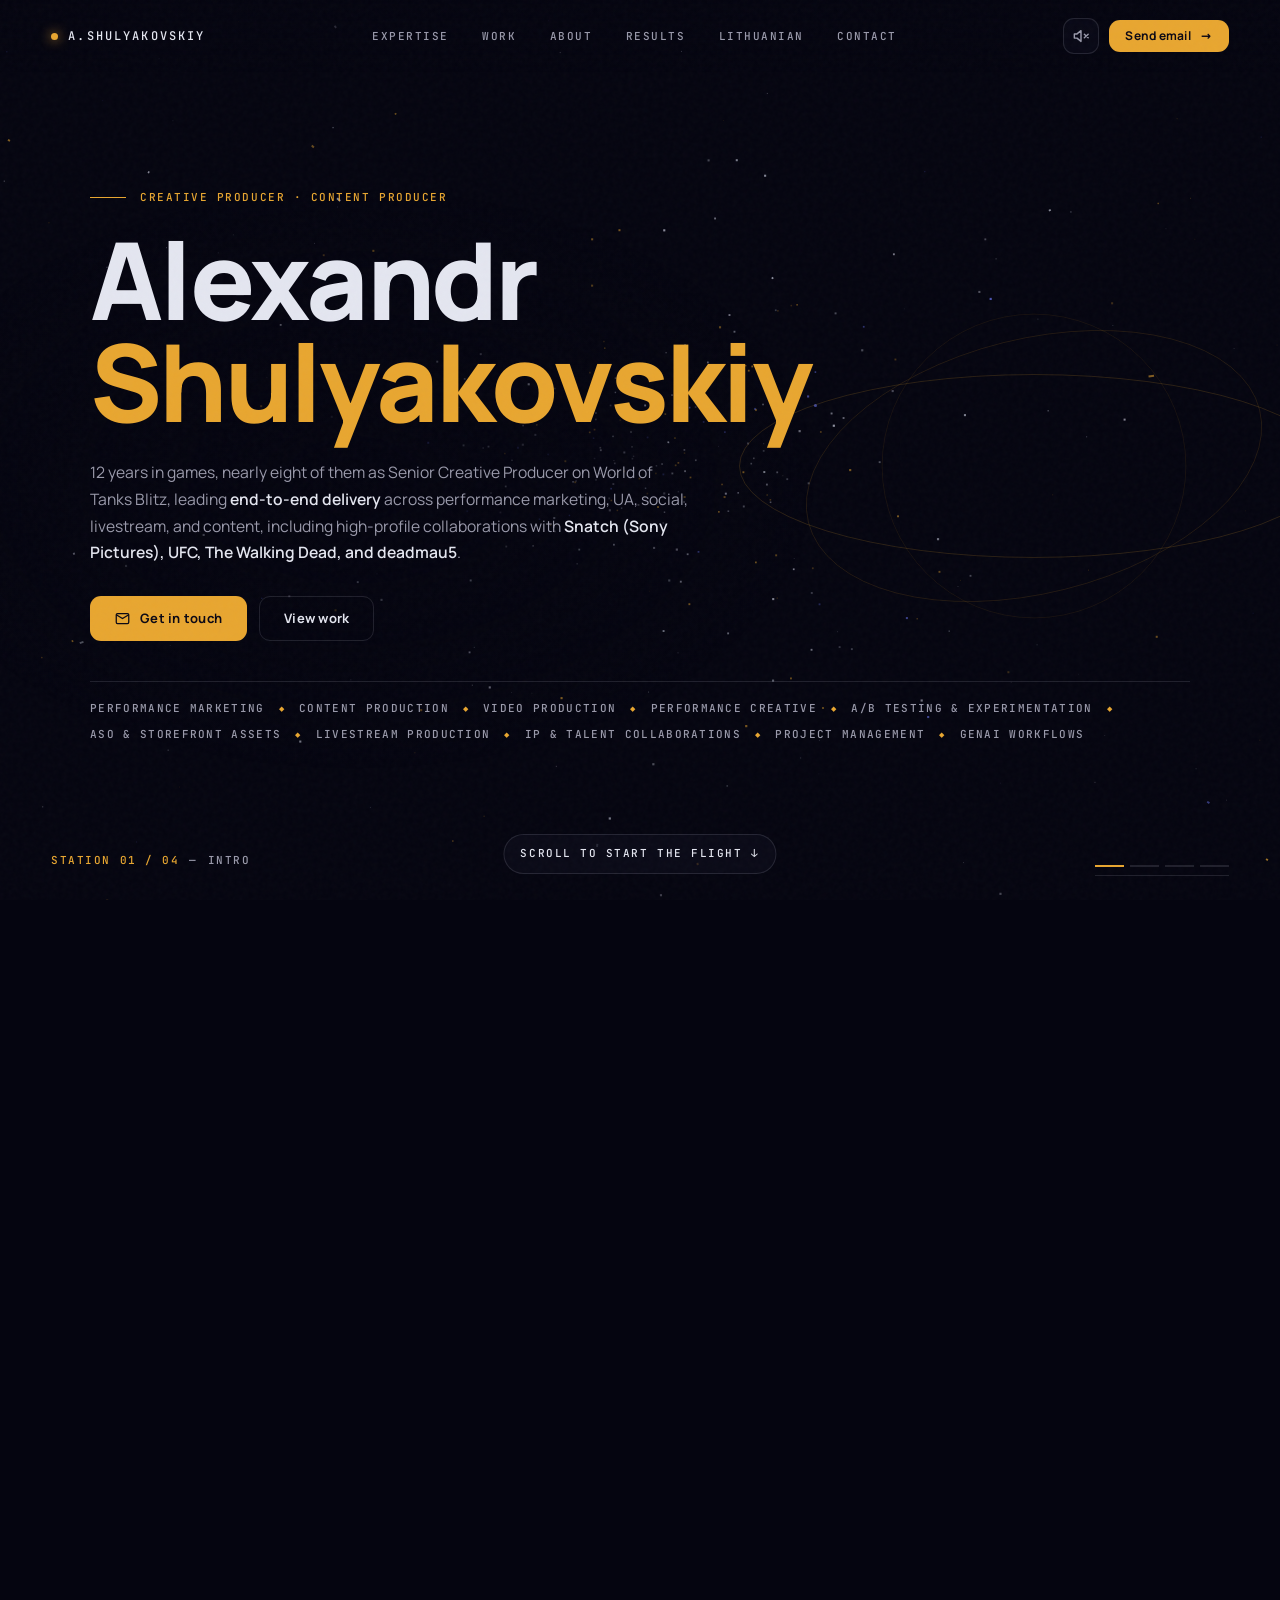
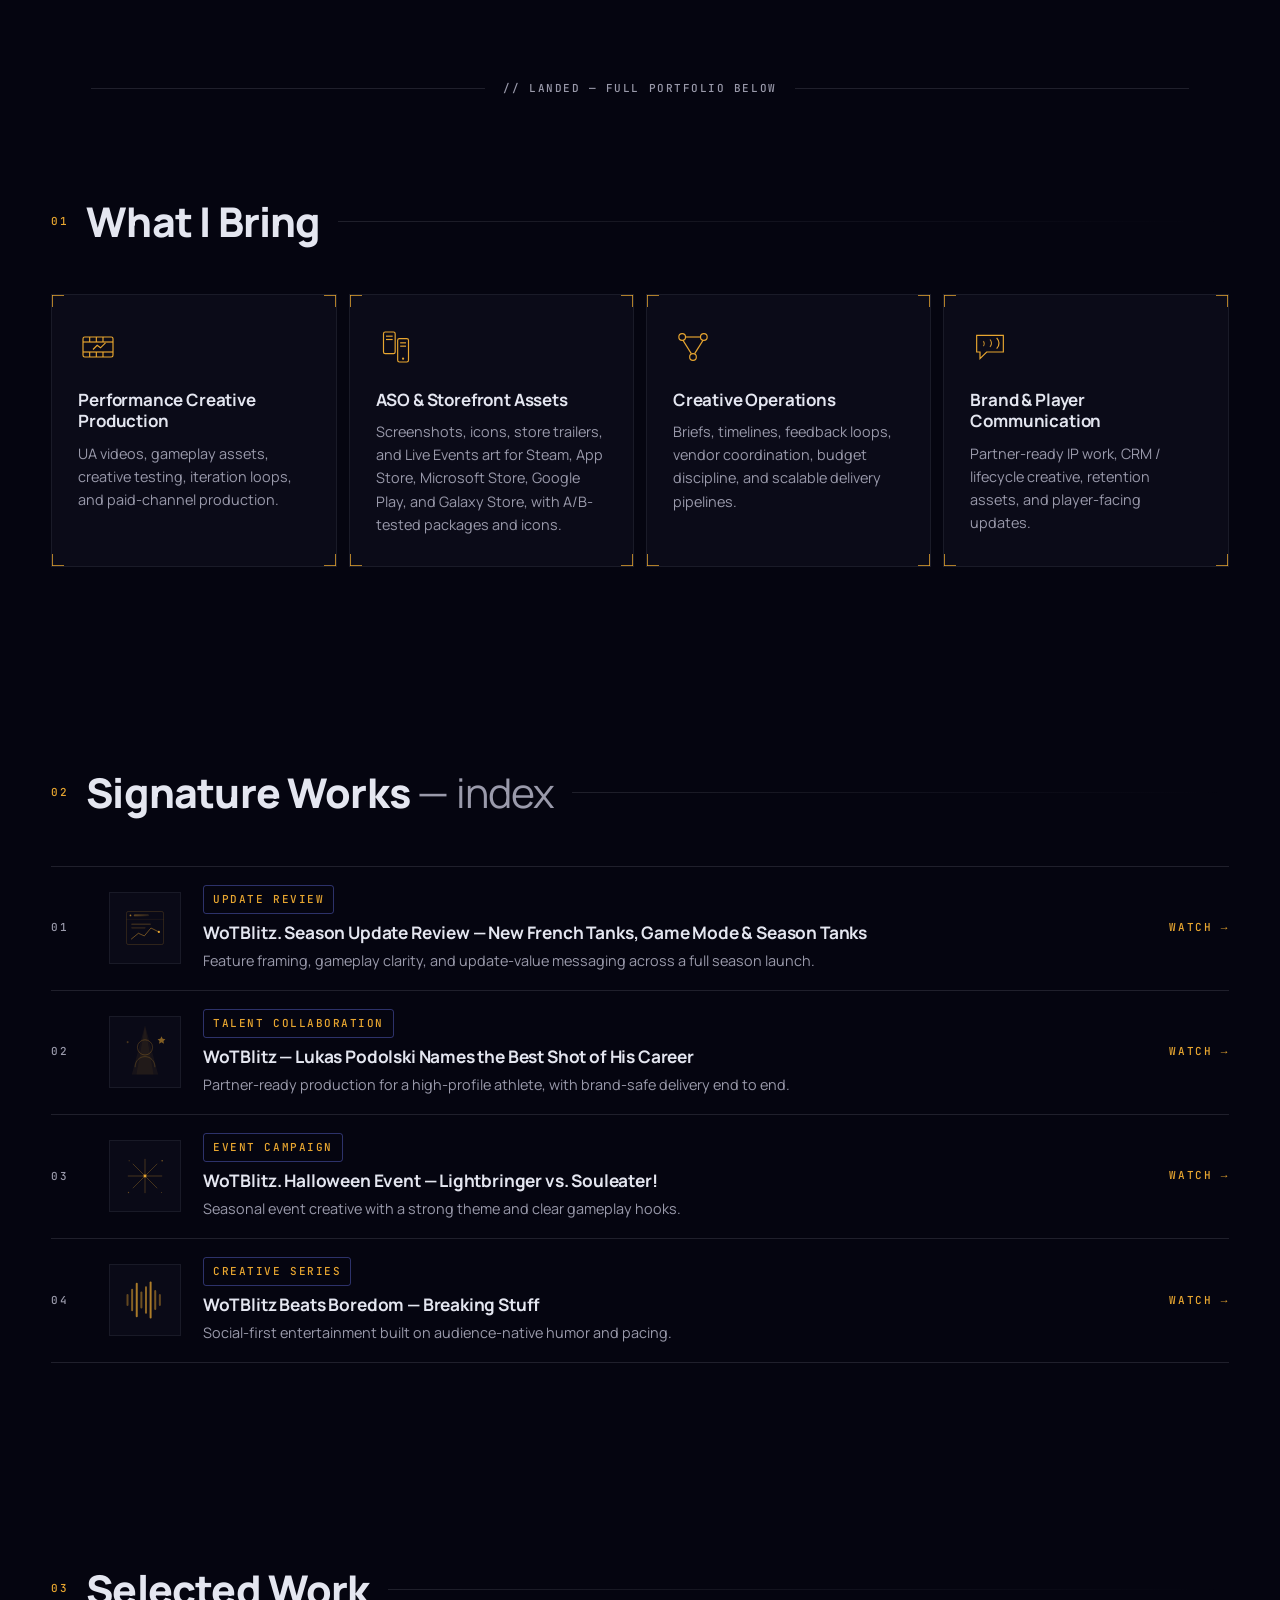
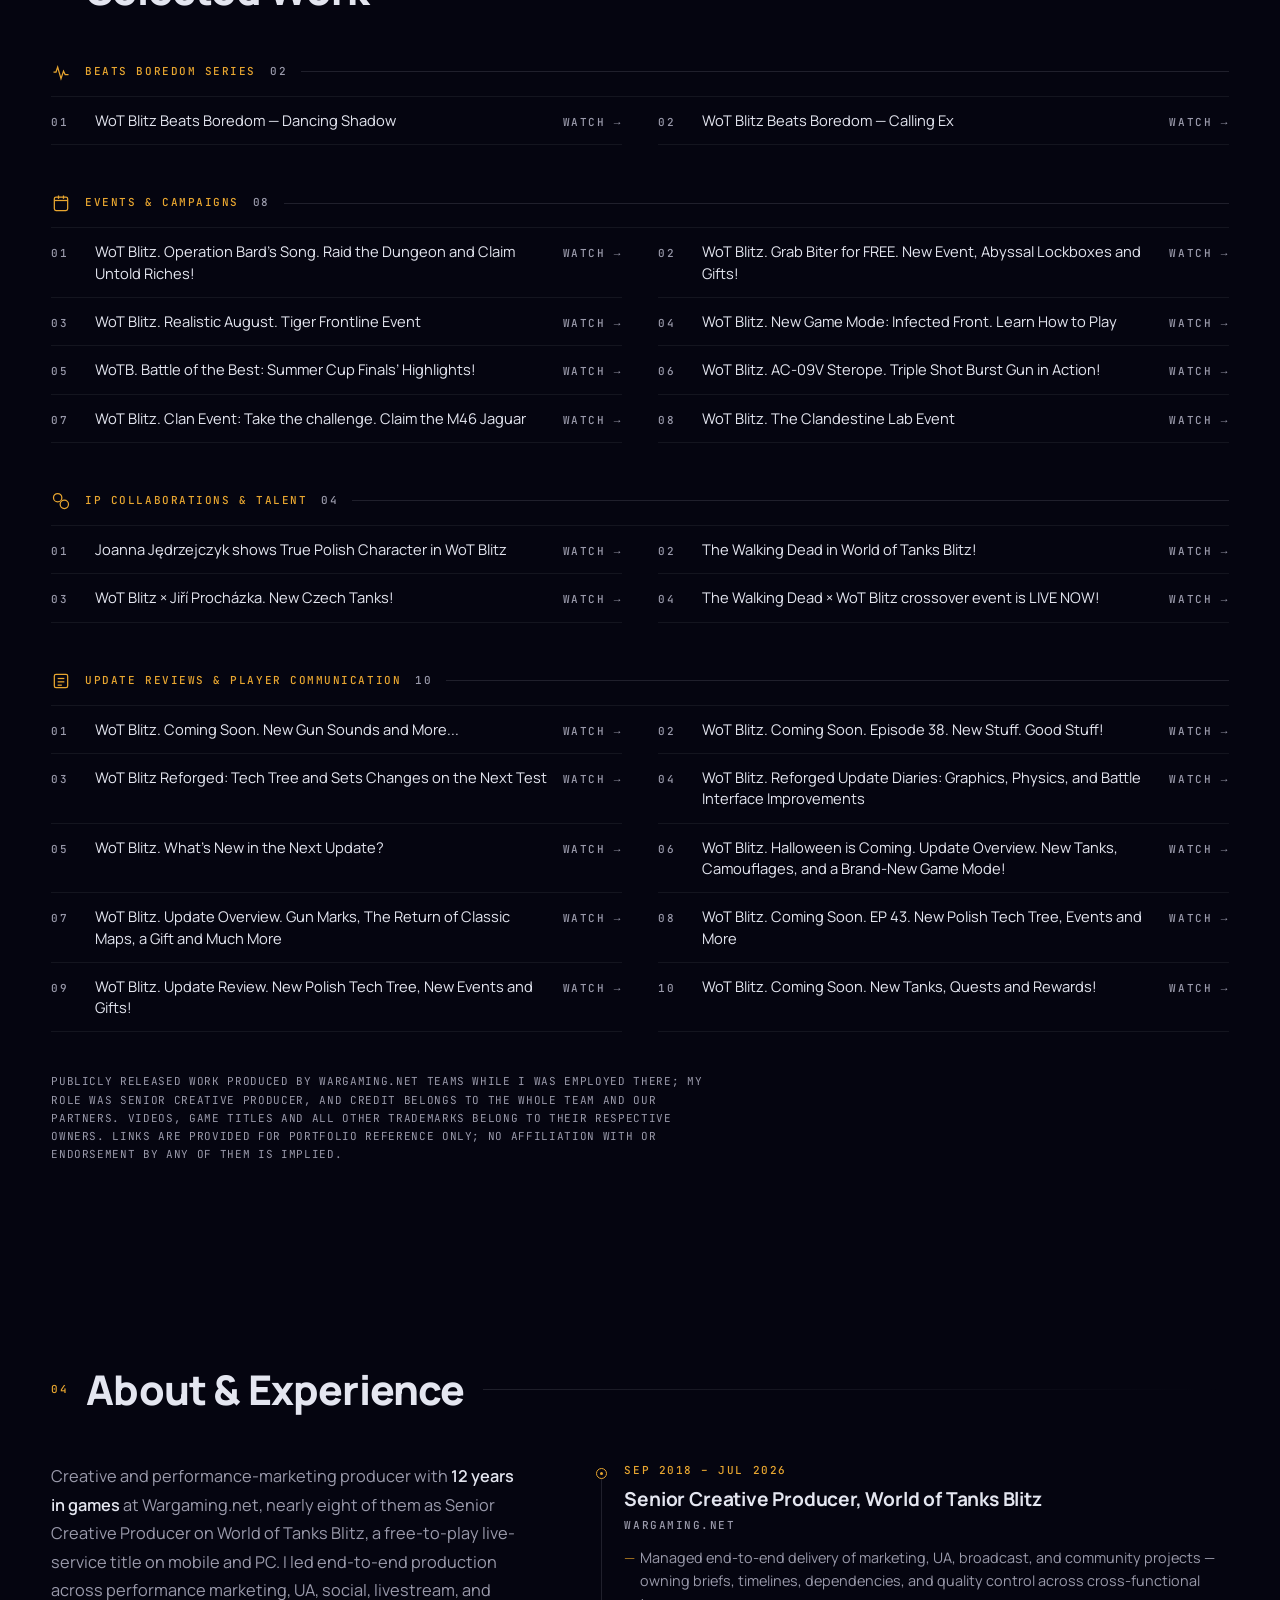
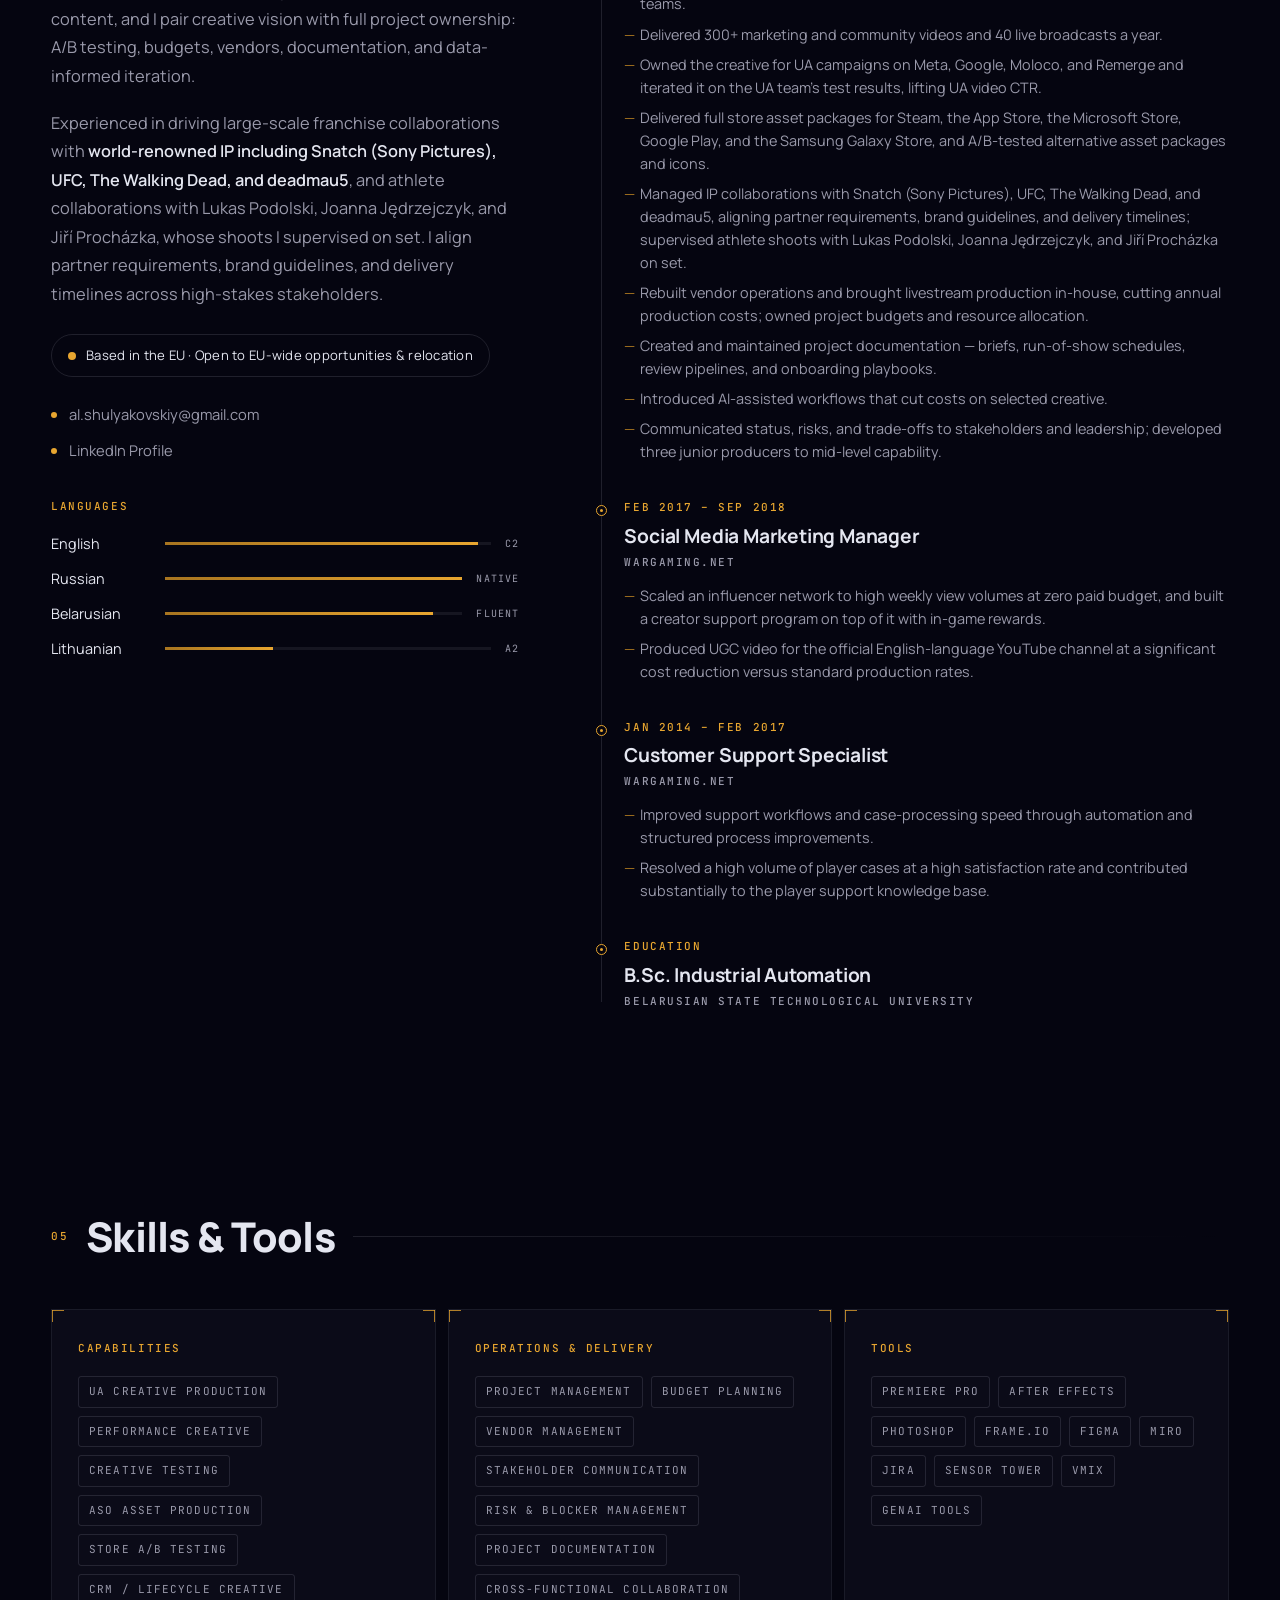
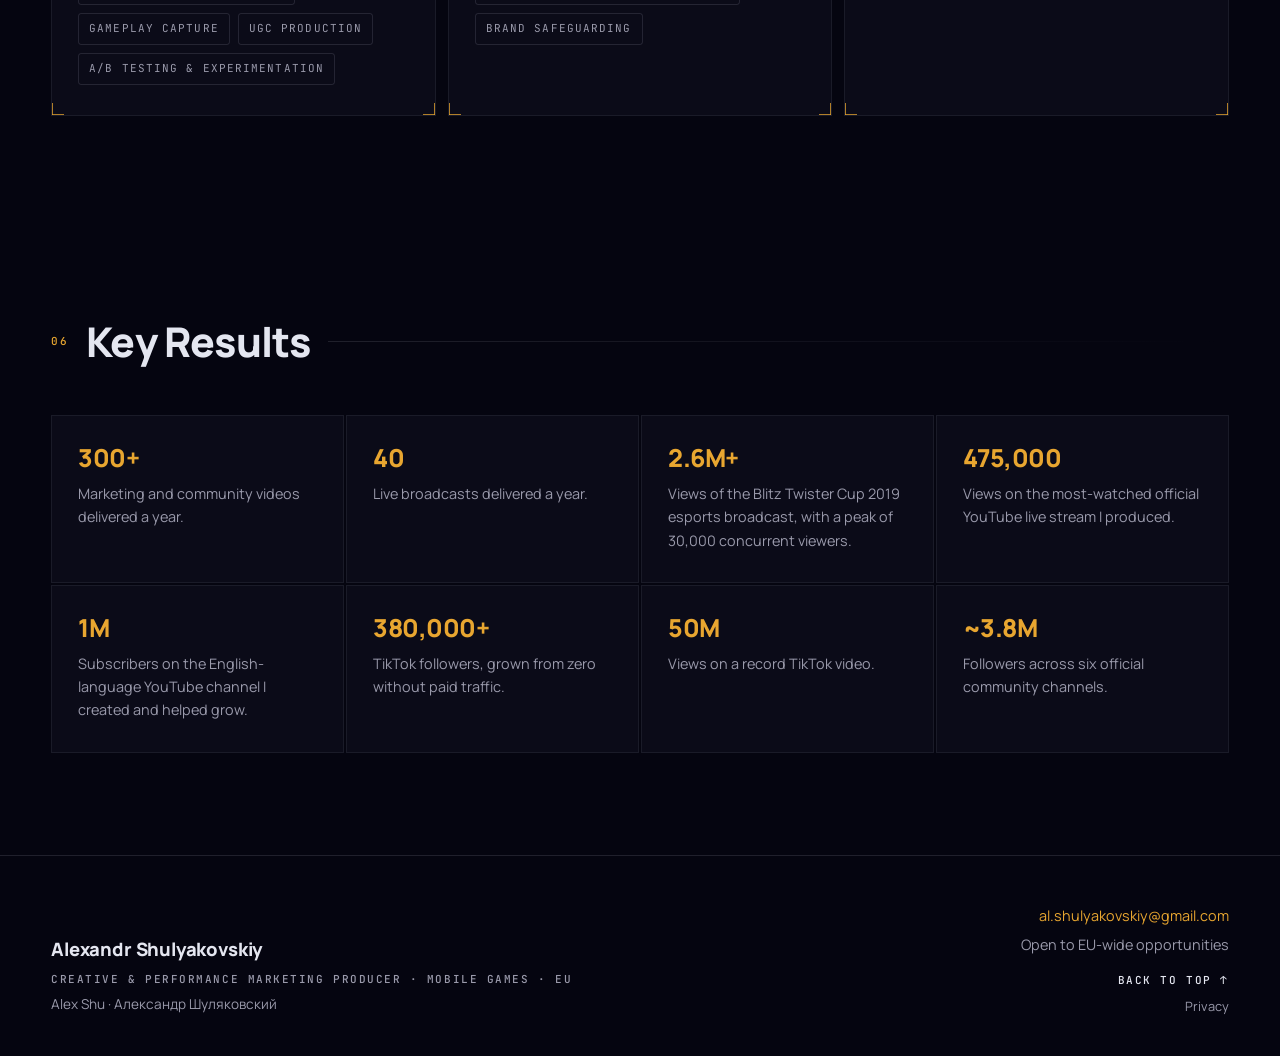
<file: index.html>
<!DOCTYPE html>
<!-- ============================================================
     ALEXANDR SHULYAKOVSKIY — PORTFOLIO ("Orbit" edition)
     Scroll flies a camera through "stations" in CSS 3D space (desktop and tablets, 700px and wider)
     (hero → signature works → what I did & can do → contact),
     then the page LANDS and continues as a normal, skimmable document.
     Phones (< 700px) skip the flight: hero, then the same document — see `mql` in the script.
     ============================================================ -->
<html lang="en">
<head>
  <meta charset="UTF-8" />
  <meta name="viewport" content="width=device-width, initial-scale=1.0" />
  <title>Alexandr Shulyakovskiy — Creative &amp; Performance Marketing Producer</title>
  <meta name="description" content="Alexandr Shulyakovskiy (Alex Shu) — Creative Producer and Performance Marketing Video Producer with 12 years in games, nearly eight of them as Senior Creative Producer on World of Tanks Blitz at Wargaming.net. Content production, performance marketing videos, A/B testing, ASO, livestream, and IP collaborations with Snatch (Sony Pictures), UFC, The Walking Dead, and deadmau5. Based in the EU." />
  <meta name="keywords" content="Creative Producer, Content Producer, Marketing Producer, Performance Marketing Producer, Video Producer, Performance Marketing Videos, Marketing Videos, Content Production, ASO, A/B Testing, Mobile Games Marketing, Alex Shu, Alexandr Shulyakovskiy, Al Shu, Александр Шуляковский" />
  <meta name="author" content="Alexandr Shulyakovskiy" />
  <meta name="robots" content="index, follow, max-image-preview:large" />
  <link rel="canonical" href="https://alexshu.com/" />
  <meta name="theme-color" content="#050510" />
  <meta property="og:type" content="profile" />
  <meta property="og:url" content="https://alexshu.com/" />
  <meta property="og:site_name" content="Alexandr Shulyakovskiy — Portfolio" />
  <meta property="og:locale" content="en_US" />
  <meta property="og:title" content="Alexandr Shulyakovskiy — Creative &amp; Performance Marketing Producer" />
  <meta property="og:description" content="Creative Producer and Performance Marketing Video Producer. Content production, performance marketing videos, A/B testing, ASO, and high-profile IP collaborations." />
  <meta property="og:image" content="https://alexshu.com/assets/og-card.png" />
  <meta property="og:image:width" content="1200" />
  <meta property="og:image:height" content="630" />
  <meta property="og:image:alt" content="Alexandr Shulyakovskiy — Creative &amp; Performance Marketing Producer" />
  <meta name="twitter:card" content="summary_large_image" />
  <meta name="twitter:image" content="https://alexshu.com/assets/og-card.png" />
  <meta name="twitter:title" content="Alexandr Shulyakovskiy — Creative &amp; Performance Marketing Producer" />
  <meta name="twitter:description" content="Creative Producer &amp; Performance Marketing Video Producer — content production, performance marketing videos, A/B testing, ASO, IP collaborations." />

  <style>
    /* self-hosted fonts (SIL OFL 1.1, licences in assets/fonts/): no request to Google Fonts, so no visitor IP leaves this site */
    @font-face { font-family: 'JetBrains Mono'; font-style: normal; font-weight: 400; font-display: swap;
      src: url("assets/fonts/jetbrains-mono-cyrillic-normal-400.woff2") format("woff2"); unicode-range: U+0301, U+0400-045F, U+0490-0491, U+04B0-04B1, U+2116; }
    @font-face { font-family: 'JetBrains Mono'; font-style: normal; font-weight: 400; font-display: swap;
      src: url("assets/fonts/jetbrains-mono-latin-ext-normal-400.woff2") format("woff2"); unicode-range: U+0100-02BA, U+02BD-02C5, U+02C7-02CC, U+02CE-02D7, U+02DD-02FF, U+0304, U+0308, U+0329, U+1D00-1DBF, U+1E00-1E9F, U+1EF2-1EFF, U+2020, U+20A0-20AB, U+20AD-20C0, U+2113, U+2C60-2C7F, U+A720-A7FF; }
    @font-face { font-family: 'JetBrains Mono'; font-style: normal; font-weight: 400; font-display: swap;
      src: url("assets/fonts/jetbrains-mono-latin-normal-400.woff2") format("woff2"); unicode-range: U+0000-00FF, U+0131, U+0152-0153, U+02BB-02BC, U+02C6, U+02DA, U+02DC, U+0304, U+0308, U+0329, U+2000-206F, U+20AC, U+2122, U+2191, U+2193, U+2212, U+2215, U+FEFF, U+FFFD; }
    @font-face { font-family: 'JetBrains Mono'; font-style: normal; font-weight: 500; font-display: swap;
      src: url("assets/fonts/jetbrains-mono-cyrillic-normal-400.woff2") format("woff2"); unicode-range: U+0301, U+0400-045F, U+0490-0491, U+04B0-04B1, U+2116; }
    @font-face { font-family: 'JetBrains Mono'; font-style: normal; font-weight: 500; font-display: swap;
      src: url("assets/fonts/jetbrains-mono-latin-ext-normal-400.woff2") format("woff2"); unicode-range: U+0100-02BA, U+02BD-02C5, U+02C7-02CC, U+02CE-02D7, U+02DD-02FF, U+0304, U+0308, U+0329, U+1D00-1DBF, U+1E00-1E9F, U+1EF2-1EFF, U+2020, U+20A0-20AB, U+20AD-20C0, U+2113, U+2C60-2C7F, U+A720-A7FF; }
    @font-face { font-family: 'JetBrains Mono'; font-style: normal; font-weight: 500; font-display: swap;
      src: url("assets/fonts/jetbrains-mono-latin-normal-400.woff2") format("woff2"); unicode-range: U+0000-00FF, U+0131, U+0152-0153, U+02BB-02BC, U+02C6, U+02DA, U+02DC, U+0304, U+0308, U+0329, U+2000-206F, U+20AC, U+2122, U+2191, U+2193, U+2212, U+2215, U+FEFF, U+FFFD; }
    @font-face { font-family: 'Manrope'; font-style: normal; font-weight: 200 800; font-display: swap;
      src: url("assets/fonts/manrope-cyrillic-normal-200-800.woff2") format("woff2"); unicode-range: U+0301, U+0400-045F, U+0490-0491, U+04B0-04B1, U+2116; }
    @font-face { font-family: 'Manrope'; font-style: normal; font-weight: 200 800; font-display: swap;
      src: url("assets/fonts/manrope-latin-ext-normal-200-800.woff2") format("woff2"); unicode-range: U+0100-02BA, U+02BD-02C5, U+02C7-02CC, U+02CE-02D7, U+02DD-02FF, U+0304, U+0308, U+0329, U+1D00-1DBF, U+1E00-1E9F, U+1EF2-1EFF, U+2020, U+20A0-20AB, U+20AD-20C0, U+2113, U+2C60-2C7F, U+A720-A7FF; }
    @font-face { font-family: 'Manrope'; font-style: normal; font-weight: 200 800; font-display: swap;
      src: url("assets/fonts/manrope-latin-normal-200-800.woff2") format("woff2"); unicode-range: U+0000-00FF, U+0131, U+0152-0153, U+02BB-02BC, U+02C6, U+02DA, U+02DC, U+0304, U+0308, U+0329, U+2000-206F, U+20AC, U+2122, U+2191, U+2193, U+2212, U+2215, U+FEFF, U+FFFD; }
    /* ============================================================
       0. TOKENS & RESET
       ============================================================ */
    *, *::before, *::after { box-sizing: border-box; margin: 0; padding: 0; }

    :root {
      /* space palette */
      --bg:        #050510;
      --panel:     rgba(14,14,28,.78);
      --panel-hi:  rgba(20,20,38,.92);
      --text:      #e4e6f0;
      --muted:     #9a9aab;
      --hair:      rgba(228,230,240,.12);
      --hair-2:    rgba(228,230,240,.07);
      /* brand accent (kept from the live site) */
      --gold:      #e8a630;
      --gold-lt:   #ffd98a;
      --gold-dim:  #a87520;
      --gold-a:    rgba(232,166,48,.28);
      /* secondary cool — tiny details only */
      --cool:      #6f7cff;
      --cool-a:    rgba(111,124,255,.38);
      /* type */
      --font-sans: 'Manrope', system-ui, -apple-system, 'Segoe UI', sans-serif;
      --font-mono: 'JetBrains Mono', ui-monospace, SFMono-Regular, Menlo, monospace;
      /* geometry */
      --step:      1100px;          /* 3D distance between stations (JS reads this) */
      --stations:  7;
      --slot:      92vh;            /* scroll distance per station */
      --head-h:    72px;
      --pad-x:     clamp(20px, 4vw, 56px);
      --max:       1200px;
      --r:         11px;
      --ease:      cubic-bezier(.76,0,.24,1);
      --ease-out:  cubic-bezier(.16,1,.3,1);
    }

    html {
      background: var(--bg);
      overflow-x: hidden;               /* on html only — keeps position:sticky working */
      scroll-padding-top: calc(var(--head-h) + 8px);
      -webkit-text-size-adjust: 100%;
    }
    body {
      background: var(--bg);
      color: var(--text);
      font-family: var(--font-sans);
      font-weight: 400;
      font-size: 16px;
      line-height: 1.6;
      min-height: 100vh;
      -webkit-font-smoothing: antialiased;
    }
    /* both elements: with overflow-x on html, body's overflow is no longer propagated to the
       viewport, so locking body alone let the page scroll behind the open menu */
    html.menu-open, body.menu-open { overflow: hidden; }
    a { color: inherit; }
    svg { display: block; }
    ul { list-style: none; }
    button { font: inherit; color: inherit; background: none; border: 0; cursor: pointer; }
    strong { font-weight: 600; }

    .mono {
      font-family: var(--font-mono);
      font-size: 11px;
      font-weight: 500;
      letter-spacing: .14em;
      text-transform: uppercase;
    }
    .sr-only {
      position: absolute; width: 1px; height: 1px; padding: 0; margin: -1px;
      overflow: hidden; clip: rect(0,0,0,0); white-space: nowrap; border: 0;
    }

    /* accessibility */
    .skip-link {
      position: absolute; left: -999px; top: 0; z-index: 200;
      background: var(--gold); color: var(--bg);
      padding: 12px 20px; text-decoration: none;
      font: 500 11px/1 var(--font-mono); letter-spacing: .14em; text-transform: uppercase;
    }
    .skip-link:focus { left: 0; }
    :focus-visible { outline: 2px solid var(--gold); outline-offset: 3px; }

    /* optional grain */
    body::after {
      content: '';
      position: fixed; inset: 0; z-index: 999; pointer-events: none;
      background-image: url("data:image/svg+xml,%3Csvg viewBox='0 0 200 200' xmlns='http://www.w3.org/2000/svg'%3E%3Cfilter id='n'%3E%3CfeTurbulence type='fractalNoise' baseFrequency='0.9' numOctaves='4' stitchTiles='stitch'/%3E%3C/filter%3E%3Crect width='100%25' height='100%25' filter='url(%23n)' opacity='1'/%3E%3C/svg%3E");
      opacity: .028;
    }

    /* HUD corner brackets — 1px corners, 12px long */
    .hud-box { position: relative; }
    .hud-box::before {
      content: ''; position: absolute; inset: 0; pointer-events: none; z-index: 2;
      --c: rgba(232,166,48,.75); --l: 12px;
      background:
        linear-gradient(var(--c), var(--c)) top left     / var(--l) 1px,
        linear-gradient(var(--c), var(--c)) top left     / 1px var(--l),
        linear-gradient(var(--c), var(--c)) top right    / var(--l) 1px,
        linear-gradient(var(--c), var(--c)) top right    / 1px var(--l),
        linear-gradient(var(--c), var(--c)) bottom left  / var(--l) 1px,
        linear-gradient(var(--c), var(--c)) bottom left  / 1px var(--l),
        linear-gradient(var(--c), var(--c)) bottom right / var(--l) 1px,
        linear-gradient(var(--c), var(--c)) bottom right / 1px var(--l);
      background-repeat: no-repeat;
    }

    /* duplicated-text hover (the reference's "View case study" trick) */
    .swap { display: inline-grid; overflow: hidden; line-height: 1.25; vertical-align: middle; }
    .swap > span { grid-area: 1 / 1; white-space: nowrap; transition: transform .5s var(--ease); }
    .swap > span:last-child { transform: translateY(115%); }
    .swap-host:hover .swap > span:first-child,
    .swap-host:focus-visible .swap > span:first-child { transform: translateY(-115%); }
    .swap-host:hover .swap > span:last-child,
    .swap-host:focus-visible .swap > span:last-child { transform: none; }

    /* ============================================================
       1. HEADER (hidden → slides in after 900 ms — and stays)
       ============================================================ */
    .site-head {
      position: fixed; top: 0; left: 0; right: 0; z-index: 60;
      height: var(--head-h);
      display: flex; align-items: center; justify-content: space-between; gap: 24px;
      padding: 0 var(--pad-x);
      /* solid by default (safe without JS); JS makes it transparent at the top of the page */
      background: rgba(5,5,16,.8);
      -webkit-backdrop-filter: blur(12px); backdrop-filter: blur(12px);
      box-shadow: 0 1px 0 var(--hair);
      transform: translateY(-100%);
      animation: headIn .9s var(--ease-out) .9s forwards;
      transition: background .3s, box-shadow .3s;
    }
    .site-head::before {
      content: ''; position: absolute; inset: 0; z-index: -1; pointer-events: none;
      background: linear-gradient(to bottom, rgba(5,5,16,.85), rgba(5,5,16,0));
      opacity: 0; transition: opacity .3s;
    }
    html.js .site-head:not(.scrolled) {
      background: transparent; box-shadow: none;
      -webkit-backdrop-filter: none; backdrop-filter: none;
    }
    html.js .site-head:not(.scrolled)::before { opacity: 1; }
    @keyframes headIn { to { transform: none; } }

    .wordmark {
      display: flex; align-items: center; gap: 10px;
      font: 500 12px/1 var(--font-mono); letter-spacing: .18em; text-transform: uppercase;
      color: var(--text); text-decoration: none; white-space: nowrap;
    }
    .wordmark i { width: 7px; height: 7px; border-radius: 50%; background: var(--gold); box-shadow: 0 0 12px var(--gold); }

    .nav { display: flex; gap: clamp(18px, 2.6vw, 36px); }
    .nav a {
      position: relative; padding: 6px 0;
      font: 500 11px/1 var(--font-mono); letter-spacing: .14em; text-transform: uppercase;
      color: var(--muted); text-decoration: none; transition: color .25s;
    }
    .nav a::after {
      content: ''; position: absolute; left: 0; right: 0; bottom: 0; height: 1px;
      background: var(--gold); transform: scaleX(0); transform-origin: left;
      transition: transform .35s var(--ease);
    }
    .nav a:hover { color: var(--text); }
    .nav a:hover::after { transform: scaleX(1); }

    /* "Send email →" with the duplicated-arrow hover */
    .btn-mail {
      display: inline-flex; align-items: center; gap: 10px;
      padding: 10px 16px; border-radius: var(--r);
      background: var(--gold); color: #0b0814;
      font: 700 12px/1 var(--font-sans); letter-spacing: .02em; text-decoration: none; white-space: nowrap;
      transition: background .25s;
    }
    .btn-mail:hover { background: var(--gold-lt); }
    .arr { display: inline-grid; width: 1em; overflow: hidden; line-height: 1; }
    .arr i { grid-area: 1 / 1; font-style: normal; transition: transform .45s var(--ease); }
    .arr i:last-child { transform: translateX(-130%); }
    .btn-mail:hover .arr i:first-child { transform: translateX(130%); }
    .btn-mail:hover .arr i:last-child { transform: none; }

    /* sound: speaker button; hovering (or focusing) it drops a vertical volume slider below */
    .head-actions { display: flex; align-items: center; gap: 10px; }
    .sound { position: relative; }
    .snd {
      display: inline-flex; align-items: center; justify-content: center;
      width: 36px; height: 36px; padding: 0; border-radius: var(--r);
      border: 1px solid var(--hair); background: rgba(14,14,28,.55); color: var(--gold);
      cursor: pointer; transition: border-color .25s, background .25s, color .25s;
    }
    .snd:hover, .sound:has(:focus-visible) .snd { border-color: rgba(232,166,48,.55); background: rgba(20,20,38,.8); }
    .snd-ico { width: 20px; height: 20px; display: block; }
    .snd-ico .w1, .snd-ico .w2 { transition: opacity .25s; transform-origin: 14px 12px; }
    .snd-ico .mx { opacity: 0; transition: opacity .25s; }
    .snd.muted { color: var(--muted); }
    .snd.muted .w1, .snd.muted .w2 { opacity: 0; }
    .snd.muted .mx { opacity: 1; }
    .snd.low .w2 { opacity: .25; }                                 /* quiet: second wave fades */
    /* invitation: a flickering gold halo around the button when you arrive (stops on first click or after ~20 s) */
    .snd::after { content: ''; position: absolute; inset: -1px; border-radius: inherit; pointer-events: none; opacity: 0;
      box-shadow: 0 0 0 1px rgba(232,166,48,.9), 0 0 18px 4px rgba(232,166,48,.45), 0 0 42px 10px rgba(232,166,48,.18); }
    .snd { position: relative; }
    .snd.invite::after { animation: invite 2.1s ease-in-out 8; }
    @keyframes invite {
      0% { opacity: 0; } 12% { opacity: 1; } 20% { opacity: .35; } 30% { opacity: .95; } 42% { opacity: .5; }
      55% { opacity: 1; } 70% { opacity: .25; } 82% { opacity: .8; } 100% { opacity: 0; }
    }
    /* the volume panel */
    .vol {
      position: absolute; top: calc(100% + 8px); left: 50%; z-index: 5;
      width: 40px; padding: 10px 0 12px;
      display: flex; flex-direction: column; align-items: center; gap: 8px;
      background: rgba(10,10,22,.92); border: 1px solid var(--hair); border-radius: var(--r);
      -webkit-backdrop-filter: blur(12px); backdrop-filter: blur(12px);
      opacity: 0; visibility: hidden; transform: translate(-50%, -6px);
      transition: opacity .22s, transform .22s var(--ease-out), visibility 0s .22s;
    }
    .vol::before { content: ''; position: absolute; left: 0; right: 0; top: -9px; height: 9px; }   /* hover bridge over the gap */
    /* shown while hovered, while the thumb is being dragged (.is-dragging, JS) or on KEYBOARD focus (:focus-visible).
       Plain :focus-within would pin the panel open after a mouse click until the next click elsewhere. */
    .sound:hover .vol, .sound.is-dragging .vol, .sound:has(:focus-visible) .vol { opacity: 1; visibility: visible; transform: translate(-50%, 0); transition: opacity .22s, transform .22s var(--ease-out), visibility 0s; }
    @supports not selector(:has(*)) { .sound:focus-within .vol { opacity: 1; visibility: visible; transform: translate(-50%, 0); } }
    .vol-val { font-size: 10px; letter-spacing: .08em; color: var(--muted); min-width: 2ch; text-align: center; }
    .vol-rail { position: relative; width: 24px; height: 112px; }
    /* a horizontal range rotated upright: keyboard ↑/→ raise the volume, ↓/← lower it */
    .vol-range {
      position: absolute; left: 50%; top: 50%; width: 112px; height: 24px; margin: 0;
      transform: translate(-50%, -50%) rotate(-90deg);
      -webkit-appearance: none; appearance: none; background: transparent; cursor: pointer;
      --v: 40%;
    }
    .vol-range:focus-visible { outline: none; }
    .vol-range::-webkit-slider-runnable-track { height: 3px; border-radius: 2px; background: linear-gradient(to right, var(--gold) var(--v), rgba(228,230,240,.18) var(--v)); }
    .vol-range::-moz-range-track { height: 3px; border-radius: 2px; background: rgba(228,230,240,.18); }
    .vol-range::-moz-range-progress { height: 3px; border-radius: 2px; background: var(--gold); }
    .vol-range::-webkit-slider-thumb { -webkit-appearance: none; width: 12px; height: 12px; margin-top: -4.5px; border-radius: 50%; background: var(--gold); border: 2px solid #0b0814; box-shadow: 0 0 0 1px var(--gold); }
    .vol-range::-moz-range-thumb { width: 12px; height: 12px; border-radius: 50%; background: var(--gold); border: 2px solid #0b0814; box-shadow: 0 0 0 1px var(--gold); }
    .vol-range:focus-visible::-webkit-slider-thumb { box-shadow: 0 0 0 3px rgba(232,166,48,.35); }
    .vol-range:focus-visible::-moz-range-thumb { box-shadow: 0 0 0 3px rgba(232,166,48,.35); }
    .menu-sound {
      display: inline-flex; align-items: center; margin-top: 28px; padding: 10px 0;
      background: none; border: 0; color: var(--muted); cursor: pointer;
      font: 500 12px/1 var(--font-mono); letter-spacing: .16em; text-transform: uppercase;
      opacity: 0; transform: translateY(14px); transition: opacity .5s var(--ease-out), transform .6s var(--ease-out), color .25s;
    }
    .menu-sound b { font-weight: 500; color: var(--gold); margin-left: .4em; }
    .menu-sound:hover { color: var(--text); }
    .menu.open .menu-sound { opacity: 1; transform: none; transition-delay: calc(80ms + var(--k) * 55ms); }
    html:not(.js) .sound, html:not(.js) .menu-sound { display: none; }
    @media (prefers-reduced-motion: reduce) { .snd.invite::after { animation: none; opacity: .7; } }

    .burger {
      display: none; flex: none; width: 42px; height: 42px;
      border: 1px solid var(--hair); border-radius: var(--r); text-decoration: none;
      flex-direction: column; align-items: center; justify-content: center; gap: 5px;
    }
    .burger span { display: block; width: 18px; height: 1.5px; background: var(--text); transition: transform .3s var(--ease), opacity .3s; }
    .burger.open span:nth-child(1) { transform: translateY(6.5px) rotate(45deg); }
    .burger.open span:nth-child(2) { opacity: 0; }
    .burger.open span:nth-child(3) { transform: translateY(-6.5px) rotate(-45deg); }

    /* full-screen menu (≤ 900px) */
    .menu {
      position: fixed; inset: 0; z-index: 55;
      background: rgba(5,5,16,.975);
      -webkit-backdrop-filter: blur(14px); backdrop-filter: blur(14px);
      display: flex; flex-direction: column; justify-content: center;
      padding: calc(var(--head-h) + 24px) var(--pad-x) 48px;
      visibility: hidden; opacity: 0;
      transition: opacity .4s, visibility 0s .4s;
    }
    .menu.open { visibility: visible; opacity: 1; transition: opacity .4s; }
    .menu-link {
      display: block; padding: 10px 0;
      font: 800 clamp(2rem, 9vw, 3.4rem)/1.1 var(--font-sans); letter-spacing: -.02em;
      color: var(--text); text-decoration: none;
      opacity: 0; transform: translateY(18px);
      transition: opacity .5s var(--ease-out), transform .5s var(--ease-out), color .2s;
    }
    .menu-link:hover { color: var(--gold); }
    .menu.open .menu-link { opacity: 1; transform: none; transition-delay: calc(80ms + var(--k) * 55ms); }
    .menu .menu-foot { margin-top: 32px; color: var(--muted); }
    .menu-close {
      position: absolute; top: 15px; right: var(--pad-x);
      width: 42px; height: 42px; display: grid; place-items: center;
      border: 1px solid var(--hair); border-radius: var(--r);
      color: var(--text); text-decoration: none; font-size: 22px; line-height: 1;
    }
    html.js .menu-close { display: none; }
    /* no-JS fallback: the burger is a link to #menu, :target opens the menu, the × link closes it */
    html:not(.js) .menu:target { visibility: visible; opacity: 1; z-index: 70; }   /* above the header so × is clickable */
    html:not(.js) .menu:target .menu-link { opacity: 1; transform: none; }

    /* ============================================================
       2. BUTTONS
       ============================================================ */
    .btn {
      display: inline-flex; align-items: center; gap: 10px;
      padding: 14px 24px; border-radius: var(--r); border: 1px solid transparent;
      font: 700 13px/1 var(--font-sans); letter-spacing: .02em; text-decoration: none;
      transition: background .25s, color .25s, border-color .25s;
    }
    .btn--gold { background: var(--gold); color: #0b0814; }
    .btn--gold:hover { background: var(--gold-lt); }
    .btn--ghost { border-color: var(--hair); color: var(--text); }
    .btn--ghost:hover { border-color: var(--gold); color: var(--gold); }
    .pill {
      display: inline-flex; align-items: center;
      padding: 11px 18px; border-radius: 999px;
      background: var(--gold); color: #0b0814;
      font: 700 12px/1 var(--font-sans); letter-spacing: .04em; text-decoration: none;
      transition: background .25s;
    }
    .pill:hover { background: var(--gold-lt); }
    .chip {
      display: inline-block; padding: 5px 9px; border-radius: 3px;
      color: var(--gold); border: 1px solid var(--cool-a);
    }

    /* ============================================================
       3. THE FLIGHT — default = stacked (no JS / reduced motion / < 700px)
       ============================================================ */
    .flight { position: relative; background: var(--bg); }
    .stage  { position: relative; overflow: hidden; overflow: clip; }   /* clip: the stage must never become a scroll container */
    .stars, .hud { display: none; }
    .world  { position: relative; }

    /* stacked (no flight): only the hero station is shown — the works, results and contact
       already live in the document below as index sections, so nothing is duplicated */
    .station { position: relative; padding: clamp(56px, 8vh, 96px) var(--pad-x); }
    html:not(.fly) .station:not(.station--hero),
    html:not(.fly) .landed,
    html:not(.fly) .sec-head .sub { display: none; }
    .station--hero {
      min-height: 100vh; min-height: 100svh;
      padding-top: calc(var(--head-h) + 48px);
      display: grid; align-items: center; overflow: hidden;
    }
    .st-inner { position: relative; z-index: 0; width: 100%; max-width: var(--w, 1100px); margin: 0 auto; }

    /* fly mode: sticky stage, 3D world, stations on the z-axis */
    /* scroll budget: one viewport for the hero + one --slot per remaining station. A shorter slot
       means a flick of the trackpad moves you to the next station instead of a long empty pull. */
    html.fly .flight { height: calc(100vh + (var(--stations) - 1) * var(--slot)); height: calc(100svh + (var(--stations) - 1) * var(--slot)); }
    html.fly .stage {
      position: sticky; top: 0; height: 100vh; height: 100dvh; overflow: hidden; overflow: clip;
    }
    html.fly .stars { display: block; position: absolute; inset: 0; width: 100%; height: 100%; }
    /* The camera is applied by JS as an inline transform + opacity on each plane (the rule below is
       only the first-paint fallback). Writing the camera into inherited custom properties on .world
       made every frame restyle the whole flight subtree. Perspective sits on .world and
       .world stays FLAT on purpose: with transform-style: preserve-3d Chromium could not hit-test
       links on planes that share one depth (the four work cards), so the Watch buttons were dead. */
    html.fly .world { position: absolute; inset: 0; perspective: 1200px; perspective-origin: 50% 50%; --cx: 0px; --cy: 0px; --cz: 0px; --rx: 0deg; --ry: 0deg; }
    /* each station is a full-stage box (no -50% translate: Chromium mis-hit-tests a
       percentage-translated layer inside a tilted preserve-3d context) centred with grid */
    html.fly .station {
      --cam-y: 16px;                       /* camera target sits a little below the fixed header */
      position: absolute; inset: 0; width: 100%; height: 100%;
      display: grid; place-items: center;
      padding: 0 var(--pad-x); border: 0;
      transform: rotateX(var(--rx, 0deg)) rotateY(var(--ry, 0deg))
                 translate3d(calc(var(--sx, 0px) + var(--cx, 0px)), calc(var(--sy, 0px) + var(--cam-y) + var(--cy, 0px)), calc(var(--cz, 0px) - var(--i, 0) * var(--step)));
      opacity: var(--o, 0);
      pointer-events: none;
      will-change: opacity;               /* transform only while flying (below): a permanent hint freezes the
                                             raster scale and leaves the text soft after arrival */
    }
    html.fly .flight.is-moving .station { will-change: transform, opacity; }   /* no re-raster per frame in flight */
    /* stations stay in the DOM, the tab order and the accessibility tree at opacity 0,
       so keyboard and screen-reader users travel the flight in order; focusing a
       station flies the camera to it (see JS) */
    html.fly .station--hero { min-height: 0; overflow: visible; }
    html.fly .station.is-current .st-inner { pointer-events: auto; }
    html.fly .st-inner { width: 100%; max-width: var(--w, 1100px); }
    /* WORK PLANES. Desktop: the four cards share logical station 1 and sit side by side on the same
       depth (a row ≥1180px, a 2×2 grid below); phones: one card per station, gently zig-zagging. */
    .station--work { --sx: 0px; --sy: 0px; --w: 272px; }
    .plane-w1 { --sx: -438px; } .plane-w2 { --sx: -146px; } .plane-w3 { --sx: 146px; } .plane-w4 { --sx: 438px; }
    @media (min-width: 1600px) and (min-height: 760px) {
      .station--work { --w: 320px; }
      .plane-w1 { --sx: -516px; } .plane-w2 { --sx: -172px; } .plane-w3 { --sx: 172px; } .plane-w4 { --sx: 516px; }
    }
    @media (max-width: 1179px) {
      .station--work { --w: 300px; }
      .plane-w1 { --sx: -162px; --sy: -152px; } .plane-w2 { --sx: 162px; --sy: -152px; }
      .plane-w3 { --sx: -162px; --sy: 152px; }  .plane-w4 { --sx: 162px; --sy: 152px; }
    }
    @media (max-width: 699px) {
      .station--work { --w: min(92vw, 520px); --sy: 0px; }
      .plane-w1 { --sx: 4vw; } .plane-w2 { --sx: -4vw; } .plane-w3 { --sx: 4vw; } .plane-w4 { --sx: -4vw; }
    }
    .station--skills { --sx: 4vw; --sy: 0px; }
    .station--contact { --sx: -3vw; --sy: 0px; }
    @media (max-width: 699px) { .station--skills, .station--contact { --sx: 0px; } }
    html.fly .hud { display: block; }
    /* (no depth blur: a blur radius that changed every frame re-rasterised the fading station on each
       frame of the flight, which is exactly when frames must be cheap; depth now reads from scale,
       parallax and opacity alone) */
    /* stations that are not current (the ones peeking ahead) carry a faint gold outline + glow,
       so a half-transparent card still reads as a card against the black — a runway light */
    html.fly .station .card,
    html.fly .station .contact-st { transition: border-color .45s ease, box-shadow .45s ease; }
    html.fly .station:not(.is-current) .card,
    html.fly .station:not(.is-current) .contact-st {
      border-color: rgba(232,166,48,.38);
      box-shadow: 0 0 0 1px rgba(232,166,48,.06), 0 0 48px rgba(232,166,48,.12);
    }

    /* orbital rings (decorative, behind panels) */
    .orbit { pointer-events: none; }
    .orbit--spin { animation: spin 90s linear infinite; transform-origin: 50% 50%; }
    @keyframes spin { to { transform: rotate(360deg); } }

    /* ---- station 0: HERO ---- */
    .hero-orbit {
      position: absolute; z-index: -1; right: -14%; top: 50%;
      width: min(620px, 54vw); aspect-ratio: 2 / 1;
      translate: 0 -50%; opacity: .9;          /* `translate` so the spin animation's transform does not fight it */
    }
    /* soft darkening behind the hero copy so stars and the ring never sit under the text */
    .station--hero .st-inner::before {
      content: ''; position: absolute; z-index: -2; pointer-events: none;
      inset: -48px -60px -48px -120px;
      background: radial-gradient(ellipse 50% 62% at 30% 52%, rgba(5,5,16,.94), rgba(5,5,16,0) 72%);
    }
    .eyebrow {
      display: flex; align-items: center; gap: 14px;
      color: var(--gold); margin-bottom: clamp(16px, 2.4vh, 28px);
    }
    .eyebrow::before { content: ''; width: 36px; height: 1px; background: var(--gold); flex: none; }
    .hero-name {
      font-weight: 800;
      font-size: clamp(2.5rem, min(8.4vw, 13.5vh), 8.5rem);
      line-height: .95; letter-spacing: -.025em;
    }
    .hero-name span { display: block; }
    .hero-name span:last-child { color: var(--gold); }
    .hero-desc {
      margin-top: clamp(18px, 3vh, 30px); max-width: 600px;
      color: var(--muted); font-size: clamp(.98rem, 1.1vw, 1.08rem); line-height: 1.7;
    }
    .hero-desc strong { color: var(--text); }
    .hero-actions { margin-top: clamp(22px, 3.4vh, 34px); display: flex; flex-wrap: wrap; gap: 12px; }
    .caps {
      margin-top: clamp(26px, 4.4vh, 44px); padding-top: 18px;
      border-top: 1px solid var(--hair);
      display: flex; flex-wrap: wrap; gap: 8px 0;
      color: var(--muted); font-size: 11px; letter-spacing: .12em;
    }
    .caps li { display: inline-flex; align-items: center; }
    /* the separator trails its item, so a wrapped line never starts with a dangling diamond */
    .caps li:not(:last-child)::after { content: '◆'; color: var(--gold); font-size: 7px; margin: 0 14px; }
    /* staggered rise on load (fill: backwards → visible if animations are off) */
    .rise { animation: rise .9s var(--ease-out) calc(.25s + var(--d, 0) * .12s) backwards; }
    @keyframes rise { from { opacity: 0; transform: translateY(22px); } }

    /* ---- stations 1–4: WORK CARDS ---- */
    .card {
      width: 100%; background: rgba(11,11,23,.94);
      border: 1px solid var(--hair); border-radius: 4px; overflow: hidden;
    }
    .card-visual {
      --vis-h: min(240px, 28vh);
      position: relative; height: var(--vis-h); display: grid; place-items: center;
      overflow: hidden;                       /* the spinning ring never leaves the visual band */
      border-bottom: 1px solid var(--hair);
      background: radial-gradient(ellipse 60% 70% at 50% 60%, rgba(232,166,48,.09), transparent 70%);
    }
    .card-visual .orbit { position: absolute; inset: 0; width: 100%; height: 100%; }
    .card-visual .motif { position: relative; width: var(--vis-h); height: var(--vis-h); }
    .card-body { padding: 22px 28px 28px; display: flex; flex-direction: column; align-items: flex-start; gap: 12px; }
    .card-title { font-weight: 700; font-size: clamp(1.25rem, 1.6vw, 1.7rem); line-height: 1.2; letter-spacing: -.015em; }
    .card-desc { color: var(--muted); font-size: .94rem; }
    .card .pill { margin-top: 6px; }
    @media (min-width: 700px) {
      html.fly .station--work .card-visual { --vis-h: 118px; }
      html.fly .station--work .card-visual .motif { width: 118px; height: 118px; }
      html.fly .station--work .card-body { padding: 14px 16px 16px; gap: 8px; }
      /* title and blurb RESERVE their clamped line count (3 + 2), so the four planes are the same height
         whatever the copy length — otherwise a three-line title made the first card taller than the row */
      html.fly .station--work .card-title { font-size: .98rem; line-height: 1.25; min-height: calc(3 * 1.25em); display: -webkit-box; -webkit-line-clamp: 3; -webkit-box-orient: vertical; overflow: hidden; }
      html.fly .station--work .card-desc { font-size: .8rem; line-height: 1.4; min-height: calc(2 * 1.4em); display: -webkit-box; -webkit-line-clamp: 2; -webkit-box-orient: vertical; overflow: hidden; }
      html.fly .station--work .chip { font-size: 9px; }
      html.fly .station--work .pill { padding: 7px 12px; font-size: 11px; margin-top: 2px; }
    }
    @media (min-width: 700px) and (max-height: 820px) and (max-width: 1179px) {
      html.fly .station--work .card-desc { display: none; }    /* 2×2 on a short laptop: drop the blurb so the grid fits */
    }
    /* station 1 foot: "Full resume" under the four work cards, placed by JS (desktop flight only) */
    .station--foot { --w: 520px; }
    html.fly .station--foot .st-inner { text-align: center; }
    html.fly .station--foot .continue { margin-top: 0; }
    html.fly .station--foot.is-off { visibility: hidden; }   /* no room above the HUD: the page scroll still leads on */
    @media (max-width: 699px) { .station--foot { display: none; } }

    /* ---- station 2 (desktop) / 5 (mobile): WHAT I DID & WHAT I CAN DO ---- */
    .st-kicker { color: var(--gold); margin-bottom: 12px; }
    .st-title { font-weight: 800; font-size: clamp(1.9rem, 3.6vw, 3rem); letter-spacing: -.02em; line-height: 1.05; }
    .skills-st {
      padding: clamp(22px, 3vw, 40px) clamp(22px, 3.2vw, 44px);
      background: var(--panel); border: 1px solid var(--hair);
    }
    .skills-st .st-title { font-size: clamp(1.5rem, 2.6vw, 2.2rem); }
    .skills-cols { display: grid; grid-template-columns: 1fr 1fr; gap: 28px clamp(24px, 3.5vw, 56px); margin-top: 22px; }
    .skills-h { color: var(--gold); font-size: 11px; letter-spacing: .16em; text-transform: uppercase; margin-bottom: 12px; padding-bottom: 10px; border-bottom: 1px solid var(--hair); }
    .skills-list { list-style: none; margin: 0; padding: 0; display: grid; gap: 9px; }
    .skills-list li { position: relative; padding-left: 16px; font-size: clamp(.84rem, .95vw, .95rem); line-height: 1.45; color: var(--text); }
    .skills-list li::before { content: ''; position: absolute; left: 0; top: .6em; width: 6px; height: 6px; border-radius: 50%; background: var(--gold); box-shadow: 0 0 8px rgba(232,166,48,.6); }
    .skills-list--can li { color: var(--muted); }
    .skills-list--can b { color: var(--text); font-weight: 700; }
    @media (max-height: 760px) {
      .skills-st { padding: 20px 26px 22px; }
      .skills-cols { margin-top: 14px; gap: 18px 32px; }
      .skills-list { gap: 6px; } .skills-list li { font-size: .84rem; line-height: 1.38; }
      .skills-h { margin-bottom: 8px; padding-bottom: 7px; }
      .skills-st .st-kicker { margin-bottom: 6px; }
    }
    .skills-foot { text-align: center; }
    .skills-foot .continue { margin-top: 18px; }
    @media (max-height: 760px) { .skills-foot .continue { margin-top: 12px; } }
    @media (max-width: 699px) {
      .skills-more { display: none; }                       /* phones: titles only, so the slide fits the screen */
      .skills-foot .continue { margin-top: 10px; }
      .skills-cols { grid-template-columns: 1fr; gap: 16px; margin-top: 14px; }
      .skills-st { padding: 18px 18px 20px; }
      .skills-st .st-title { font-size: 1.35rem; }
      .skills-list { gap: 5px; } .skills-list li { font-size: .8rem; line-height: 1.35; padding-left: 14px; }
      .skills-list li::before { width: 5px; height: 5px; top: .55em; }
      .skills-h { font-size: 10px; margin-bottom: 6px; padding-bottom: 6px; }
    }

    /* ---- station 6: CONTACT ---- */
    .contact-st {
      padding: clamp(28px, 4vw, 48px); text-align: center;
      background: var(--panel); border: 1px solid var(--hair);
    }
    .contact-mail {
      display: inline-block; margin-top: 18px;
      font-weight: 800; font-size: clamp(1.3rem, 3.2vw, 2.4rem); letter-spacing: -.02em; line-height: 1.1;
      color: var(--text); text-decoration: none; word-break: break-all; transition: color .25s;
    }
    .contact-mail:hover { color: var(--gold); }
    .contact-row { margin-top: 14px; display: flex; justify-content: center; flex-wrap: wrap; gap: 8px 20px; color: var(--muted); font-size: .95rem; }
    .contact-row a { color: var(--muted); text-decoration: none; border-bottom: 1px solid var(--hair); transition: color .2s, border-color .2s; }
    .contact-row a:hover { color: var(--gold); border-color: var(--gold); }
    .avail {
      display: inline-flex; align-items: center; gap: 10px; margin-top: 22px;
      padding: 10px 16px; border: 1px solid var(--hair); border-radius: 999px;
      font-size: .82rem; letter-spacing: .02em;
    }
    .pulse { flex: none; width: 8px; height: 8px; border-radius: 50%; background: var(--gold); animation: pulse 2.4s infinite; }
    @keyframes pulse {
      0%   { box-shadow: 0 0 0 0 rgba(232,166,48,.55); }
      70%  { box-shadow: 0 0 0 9px rgba(232,166,48,0); }
      100% { box-shadow: 0 0 0 0 rgba(232,166,48,0); }
    }
    .continue {
      display: inline-flex; flex-direction: column; align-items: center; gap: 4px; margin-top: 28px;
      color: var(--gold); text-decoration: none;
    }
    .continue small { color: var(--muted); font-size: 10px; letter-spacing: .1em; }
    .continue b { display: inline-block; font-weight: inherit; animation: bob 1.6s ease-in-out infinite; }
    @keyframes bob { 50% { transform: translateY(3px); } }

    /* ---- HUD overlay (fixed within the stage) ---- */
    .hud {
      position: absolute; inset: 0; z-index: 5; pointer-events: none;
      font-family: var(--font-mono); font-size: 11px; font-weight: 500; letter-spacing: .14em; text-transform: uppercase;
      color: var(--muted);
    }
    .hud-station { position: absolute; left: var(--pad-x); bottom: 30px; display: flex; gap: 10px; }
    .hud-num { color: var(--gold); }
    .hud-pill {
      position: absolute; left: 50%; bottom: 26px; transform: translateX(-50%);
      display: grid; padding: 10px 16px; white-space: nowrap; overflow: hidden;
      border: 1px solid var(--hair); border-radius: 999px;
      background: rgba(14,14,28,.7); color: var(--text);
      transition: opacity .4s, transform .4s;
    }
    /* the two strings slide through the pill — only one is ever readable */
    .hud-pill > span { grid-area: 1 / 1; transition: opacity .25s, transform .45s var(--ease); }
    .hud-pill b { display: inline-block; font-weight: inherit; animation: bob 1.6s ease-in-out infinite; }
    .hud-pill[data-state="start"] .hud-pill-b { opacity: 0; transform: translateY(120%); }
    .hud-pill[data-state="keep"]  .hud-pill-a,
    .hud-pill[data-state="off"]   .hud-pill-a { opacity: 0; transform: translateY(-120%); }
    .hud-pill[data-state="off"] { opacity: 0; transform: translate(-50%, 8px); }
    .hud-right { position: absolute; right: var(--pad-x); bottom: 24px; width: 134px; }
    .hud-ticks { display: flex; gap: 6px; margin-bottom: 8px; }
    .hud-ticks i { flex: 1; height: 2px; background: var(--hair); transition: background .3s; }
    .hud-ticks i.on { background: var(--gold); }
    .hud-bar { display: block; height: 1px; background: var(--hair); overflow: hidden; }
    /* phones: the pill sits above the caption row; ticks shrink so they never touch the station name */
    @media (max-width: 699px) {
      .hud { font-size: 9px; letter-spacing: .1em; }
      .hud-station { bottom: 22px; right: calc(var(--pad-x) + 84px); gap: 6px; flex-wrap: wrap; line-height: 1.3; }
      .hud-pill { bottom: 58px; padding: 9px 14px; font-size: 9px; }
      .hud-right { width: 72px; bottom: 20px; }
      .hud-ticks { gap: 3px; margin-bottom: 6px; }
    }
    @media (min-width: 700px) and (max-height: 700px) {
      .hud-station { bottom: 20px; } .hud-pill { bottom: 18px; } .hud-right { bottom: 16px; }
    }
    .hud-bar-fill { display: block; height: 100%; background: var(--gold); transform: scaleX(0); transform-origin: left; }

    /* ============================================================
       4. THE LANDING — the document part
       ============================================================ */
    .landed {
      position: relative; z-index: 3;
      max-width: var(--max); margin: 0 auto; padding: 40px var(--pad-x) 0;
      display: flex; align-items: center; gap: 18px; color: var(--muted); text-align: center;
    }
    /* the divider rises over the last stretch of the flight (the contact station and HUD
       fade out there), so the released stage never leaves an empty band */
    html.fly .landed { margin-top: -16vh; }
    .landed::before, .landed::after { content: ''; flex: 1; height: 1px; background: var(--hair); }

    .sec { position: relative; z-index: 2; padding: clamp(64px, 8vw, 112px) var(--pad-x); }   /* above the released stage */
    .sec-in { max-width: var(--max); margin: 0 auto; }
    .sec-head { display: flex; align-items: center; gap: 18px; margin-bottom: clamp(32px, 4vw, 52px); }
    .sec-num { color: var(--gold); }
    .sec-head h2 { font-weight: 800; font-size: clamp(1.8rem, 3.2vw, 2.75rem); letter-spacing: -.02em; line-height: 1.05; }
    .sec-head h2 .sub { color: var(--muted); font-weight: 400; }
    .sec-line { flex: 1; height: 1px; background: linear-gradient(to right, var(--hair), transparent); }

    /* reveal on scroll (JS only; visible without JS) */
    .reveal { transition: opacity .6s var(--ease-out), transform .6s var(--ease-out); transition-delay: calc(var(--d, 0) * 60ms); }
    html.js .reveal:not(.in) { opacity: 0; transform: translateY(22px); }

    /* 01 what I bring */
    .x-grid { display: grid; grid-template-columns: repeat(4, 1fr); gap: 12px; }
    .x-card { padding: 32px 26px 30px; background: var(--panel); border: 1px solid var(--hair-2); transition: background .3s; }
    .x-card:hover { background: var(--panel-hi); }
    .x-icon { width: 40px; height: 40px; color: var(--gold); margin-bottom: 22px; }
    .x-icon svg { width: 100%; height: 100%; }
    .x-card h3 { font-weight: 700; font-size: 1.06rem; letter-spacing: -.01em; line-height: 1.25; margin-bottom: 10px; }
    .x-card p { color: var(--muted); font-size: .9rem; line-height: 1.6; }

    /* 02 signature works — index */
    .sig-list { border-top: 1px solid var(--hair); }
    .sig-row {
      display: grid; grid-template-columns: 36px 72px 1fr auto; gap: 22px; align-items: center;
      padding: 18px 0; border-bottom: 1px solid var(--hair);
      text-decoration: none; color: var(--text); transition: background .25s;
    }
    .sig-idx { color: var(--muted); }
    .sig-motif { width: 72px; height: 72px; display: grid; place-items: center; border: 1px solid var(--hair-2); background: rgba(14,14,28,.7); }
    .sig-motif svg { width: 66px; height: 66px; }
    .sig-meta .chip { margin-bottom: 8px; }
    .sig-title { font-weight: 700; font-size: 1.08rem; letter-spacing: -.01em; line-height: 1.3; transition: color .25s; }
    .sig-row:hover .sig-title { color: var(--gold); }
    .sig-desc { color: var(--muted); font-size: .9rem; margin-top: 4px; }
    .sig-go { color: var(--gold); }

    /* 03 selected work */
    .w-groups { display: flex; flex-direction: column; gap: 48px; }
    .w-head { display: flex; align-items: center; gap: 14px; margin-bottom: 14px; }
    .w-icon { width: 20px; height: 20px; color: var(--gold); flex: none; }
    .w-icon svg { width: 100%; height: 100%; }
    .w-tag { color: var(--gold); white-space: nowrap; }
    .w-count { color: var(--muted); }
    .w-line { flex: 1; height: 1px; background: var(--hair); }
    .w-links { display: grid; grid-template-columns: 1fr 1fr; gap: 0 36px; border-top: 1px solid var(--hair-2); }
    .w-row {
      display: grid; grid-template-columns: 30px 1fr auto; gap: 14px; align-items: baseline;
      padding: 13px 0; border-bottom: 1px solid var(--hair-2);
      text-decoration: none; color: var(--text); font-size: .92rem; line-height: 1.45;
    }
    .w-num { color: var(--muted); }
    .w-title { transition: color .2s; }
    .w-go { color: var(--muted); transition: color .2s; }
    .w-row:hover .w-title, .w-row:hover .w-go { color: var(--gold); }
    .disclaimer {
      margin-top: 40px; max-width: 680px; color: var(--muted);
      font-family: var(--font-mono); font-size: 11px; letter-spacing: .06em; text-transform: uppercase; line-height: 1.65;
    }

    /* 04 about & experience */
    .about-grid { display: grid; grid-template-columns: 1fr 1.35fr; gap: clamp(40px, 6vw, 88px); align-items: start; }
    .about-intro { color: var(--muted); font-size: 1.02rem; line-height: 1.75; }
    .about-intro + .about-intro { margin-top: 18px; }
    .about-intro strong { color: var(--text); }
    .about-col .avail { margin-top: 26px; }
    .contacts { margin-top: 26px; display: flex; flex-direction: column; gap: 12px; }
    .contacts a { display: inline-flex; align-items: center; gap: 12px; color: var(--muted); text-decoration: none; font-size: .92rem; transition: color .2s; }
    .contacts a::before { content: ''; width: 6px; height: 6px; border-radius: 50%; background: var(--gold); flex: none; }
    .contacts a:hover { color: var(--gold); }
    .langs { margin-top: 36px; }
    .langs h3 { color: var(--gold); margin-bottom: 16px; }
    .lang { display: grid; grid-template-columns: 100px 1fr auto; gap: 14px; align-items: center; margin-bottom: 12px; font-size: .9rem; }
    .lang-bar { height: 3px; background: rgba(228,230,240,.08); overflow: hidden; }
    .lang-fill { display: block; height: 100%; width: var(--w); background: linear-gradient(to right, var(--gold-dim), var(--gold)); transition: width 1.2s var(--ease-out); }
    html.js .langs:not(.in) .lang-fill { width: 0; }
    .lang-level { color: var(--muted); font-family: var(--font-mono); font-size: 10px; letter-spacing: .12em; text-transform: uppercase; white-space: nowrap; }

    .exp { position: relative; padding-left: 28px; }
    .exp::before { content: ''; position: absolute; left: 5px; top: 8px; bottom: 8px; width: 1px; background: var(--hair); }
    .exp-item { position: relative; padding-bottom: 36px; }
    .exp-item:last-child { padding-bottom: 0; }
    .exp-item::before { content: ''; position: absolute; left: -28px; top: 6px; width: 11px; height: 11px; border-radius: 50%; border: 1px solid var(--gold); background: var(--bg); }
    .exp-item::after  { content: ''; position: absolute; left: -24px; top: 10px; width: 3px; height: 3px; border-radius: 50%; background: var(--gold); }
    .exp-period { color: var(--gold); margin-bottom: 8px; }
    .exp-role { font-weight: 700; font-size: 1.2rem; letter-spacing: -.01em; line-height: 1.2; }
    .exp-co { margin-top: 6px; color: var(--muted); }
    .exp-bullets { margin-top: 12px; display: flex; flex-direction: column; gap: 7px; }
    .exp-bullets li { position: relative; padding-left: 16px; color: var(--muted); font-size: .9rem; line-height: 1.6; }
    .exp-bullets li::before { content: '—'; position: absolute; left: 0; color: var(--gold-dim); }

    /* 05 skills */
    .sk-grid { display: grid; grid-template-columns: repeat(3, 1fr); gap: 12px; }
    .sk-col { padding: 30px 26px; background: var(--panel); border: 1px solid var(--hair-2); }
    .sk-col h3 { color: var(--gold); margin-bottom: 18px; }
    .chips { display: flex; flex-wrap: wrap; gap: 8px; }
    .chips li {
      font-family: var(--font-mono); font-size: 11px; letter-spacing: .1em; text-transform: uppercase;
      color: var(--muted); border: 1px solid var(--hair); padding: 6px 10px; border-radius: 3px;
    }

    /* 06 key results — index */
    .res-grid { display: grid; grid-template-columns: repeat(4, 1fr); gap: 2px; }
    .res-card { padding: 30px 26px; background: var(--panel); border: 1px solid var(--hair-2); }
    .res-word { font-weight: 800; font-size: 1.55rem; letter-spacing: -.02em; color: var(--gold); line-height: 1; }
    .res-card p { margin-top: 12px; color: var(--muted); font-size: .9rem; line-height: 1.6; }


    /* footer */
    .foot { border-top: 1px solid var(--hair); padding: 48px var(--pad-x) 40px; }
    .foot-in { max-width: var(--max); margin: 0 auto; display: flex; justify-content: space-between; align-items: flex-end; gap: 24px; flex-wrap: wrap; }
    .foot-name { font-weight: 800; font-size: 1.15rem; letter-spacing: -.01em; }
    .foot-role { margin-top: 6px; color: var(--muted); }
    .foot-alt { margin-top: 6px; color: var(--muted); font-size: .85rem; }
    .foot-right { display: flex; flex-direction: column; align-items: flex-end; gap: 6px; text-align: right; color: var(--muted); font-size: .9rem; }
    .foot-right .mail { color: var(--gold); text-decoration: none; }
    .foot-top { margin-top: 10px; color: var(--text); text-decoration: none; }
    .foot-privacy { color: var(--muted); font-size: .8rem; text-decoration: none; }
    .foot-privacy:hover, .foot-privacy:focus-visible { color: var(--text); text-decoration: underline; }

    /* ============================================================
       5. RESPONSIVE
       ============================================================ */
    @media (max-width: 1024px) {
      .x-grid, .res-grid { grid-template-columns: 1fr 1fr; }
    }
    @media (max-width: 900px) {
      .nav, .btn-mail { display: none; }
      .burger { display: inline-flex; }
      .head-actions { gap: 8px; }
      .about-grid { grid-template-columns: 1fr; }
      .sk-grid { grid-template-columns: 1fr 1fr; }
    }
    @media (max-width: 700px) {
      .w-links { grid-template-columns: 1fr; }
      .sig-row { grid-template-columns: 28px 56px 1fr; gap: 14px; }
      .sig-motif { width: 56px; height: 56px; } .sig-motif svg { width: 50px; height: 50px; }
      .sig-go { grid-column: 3; }
      .card-visual { height: 200px; } .card-visual .motif { width: 200px; height: 200px; }
      .card-body { padding: 20px 22px 24px; }
    }
    /* short windows (laptops at 1366×650 etc.): tighter hero rhythm, smaller name */
    @media (max-height: 700px) {
      .hero-name { font-size: clamp(2.3rem, min(8vw, 11vh), 8.5rem); }
      .hero-desc { margin-top: 14px; }
      .hero-actions { margin-top: 18px; }
      .caps { margin-top: 20px; padding-top: 14px; }
      .card-body { padding: 18px 24px 22px; gap: 10px; }
    }
    @media (max-width: 560px) {
      .x-grid, .res-grid, .sk-grid { grid-template-columns: 1fr; }
      .foot-in { flex-direction: column; align-items: flex-start; }
      .foot-right { align-items: flex-start; text-align: left; }
      .lang { grid-template-columns: 86px 1fr auto; gap: 10px; }
      .w-head { flex-wrap: wrap; }
      .w-tag { white-space: normal; line-height: 1.5; }
      .w-line { display: none; }
      .eyebrow::before { width: 22px; }
    }

    /* ============================================================
       6. REDUCED MOTION — static layout, nothing moves
       ============================================================ */
    @media (prefers-reduced-motion: reduce) {
      *, *::before, *::after { animation: none !important; transition: none !important; }
      .site-head { transform: none; }
      html.js .reveal:not(.in) { opacity: 1; transform: none; }
      html.js .langs:not(.in) .lang-fill { width: var(--w); }
    }
  </style>

  <script type="application/ld+json">
  {
    "@context": "https://schema.org",
    "@type": "Person",
    "name": "Alexandr Shulyakovskiy",
    "alternateName": ["Alex Shu", "Al Shu", "Alex Shulyakovskiy", "Александр Шуляковский"],
    "jobTitle": "Creative Producer & Performance Marketing Video Producer",
    "description": "Creative Producer and Performance Marketing Video Producer with 12 years in games, nearly eight of them as Senior Creative Producer on World of Tanks Blitz: content production, performance marketing videos, A/B testing, ASO, livestream, and high-profile IP collaborations.",
    "url": "https://alexshu.com/",
    "email": "mailto:al.shulyakovskiy@gmail.com",
    "image": "https://alexshu.com/assets/og-card.png",
    "sameAs": ["https://www.linkedin.com/in/al-shu/"],
    "knowsAbout": ["Creative Production", "Content Production", "Content Producer", "Performance Marketing", "Performance Marketing Videos", "Video Production", "Marketing Videos", "A/B Testing", "ASO", "User Acquisition", "Livestream Production", "IP Collaborations", "Project Management", "Mobile Games Marketing"],
    "knowsLanguage": ["English", "Russian", "Belarusian", "Lithuanian"],
    "alumniOf": [{ "@type": "Organization", "name": "Wargaming.net" }, { "@type": "CollegeOrUniversity", "name": "Belarusian State Technological University" }],
    "address": { "@type": "PostalAddress", "addressLocality": "Vilnius", "addressCountry": "LT" }
  }
  </script>
</head>
<body>

<a href="#main" class="skip-link">Skip to content</a>

<!-- shared SVG assets: gradient for motif 1 + orbital ring symbol -->
<svg width="0" height="0" style="position:absolute" aria-hidden="true" focusable="false">
  <defs>
    <linearGradient id="g1" x1="0" y1="0" x2="1" y2="1"><stop offset="0" stop-color="#e8a630" stop-opacity=".5"/><stop offset="1" stop-color="#e8a630" stop-opacity="0"/></linearGradient>
    <symbol id="rings" viewBox="0 0 800 400">
      <g fill="none" stroke="#e8a630" stroke-width="1">
        <ellipse cx="400" cy="200" rx="380" ry="118" stroke-opacity=".24"/>
        <ellipse cx="400" cy="200" rx="300" ry="164" stroke-opacity=".17" transform="rotate(-14 400 200)"/>
        <ellipse cx="400" cy="200" rx="196" ry="196" stroke-opacity=".12"/>
      </g>
      <circle cx="780" cy="200" r="3" fill="#e8a630" opacity=".75"/>
      <circle cx="118" cy="122" r="2" fill="#6f7cff" opacity=".6"/>
    </symbol>
  </defs>
</svg>

<!-- ───────────── HEADER ───────────── -->
<header class="site-head" id="siteHead">
  <a href="#hero" class="wordmark" data-station="0"><i aria-hidden="true"></i>A.Shulyakovskiy</a>
  <nav class="nav" aria-label="Primary">
    <a href="#expertise">Expertise</a>
    <a href="#signature" data-jump="now">Work</a>
    <a href="#about">About</a>
    <a href="#results">Results</a>
    <a href="/lt/">Lithuanian</a>
    <a href="mailto:al.shulyakovskiy@gmail.com">Contact</a>
  </nav>
  <div class="head-actions">
    <div class="sound" id="sound">
      <button class="snd" type="button" data-sound aria-pressed="false" aria-label="Sound" title="Sound: off — click to turn on">
        <svg class="snd-ico" viewBox="0 0 24 24" fill="none" stroke="currentColor" stroke-width="1.7" stroke-linejoin="round" stroke-linecap="round" aria-hidden="true">
          <path class="spk" d="M4 9.5v5h3.2L12 18.5v-13L7.2 9.5H4z"/>
          <path class="w1" d="M15.5 9.6a3.4 3.4 0 0 1 0 4.8"/>
          <path class="w2" d="M18.2 7a7 7 0 0 1 0 10"/>
          <path class="mx" d="M16 9.8l4.6 4.4M20.6 9.8L16 14.2"/>
        </svg>
      </button>
      <div class="vol" role="group" aria-label="Volume">
        <span class="vol-val mono" aria-hidden="true">40</span>
        <div class="vol-rail">
          <input class="vol-range" type="range" min="0" max="100" value="40" step="1" aria-label="Volume" aria-orientation="vertical" style="--v:40%">
        </div>
      </div>
    </div>
    <a class="btn-mail" href="mailto:al.shulyakovskiy@gmail.com">Send email <span class="arr" aria-hidden="true"><i>→</i><i>→</i></span></a>
    <a class="burger" id="burger" href="#menu" role="button" aria-label="Toggle menu" aria-controls="menu" aria-expanded="false">
      <span></span><span></span><span></span>
    </a>
  </div>
</header>

<nav class="menu" id="menu" aria-label="Mobile">
  <a class="menu-close" href="#hero" aria-label="Close menu">×</a>
  <a class="menu-link" href="#expertise" style="--k:0">Expertise</a>
  <a class="menu-link" href="#signature" style="--k:1" data-jump="now">Work</a>
  <a class="menu-link" href="#about" style="--k:2">About</a>
  <a class="menu-link" href="#results" style="--k:3">Results</a>
  <a class="menu-link" href="/lt/" style="--k:4">Lithuanian trainer</a>
  <a class="menu-link" href="mailto:al.shulyakovskiy@gmail.com" style="--k:5">Contact</a>
  <button class="menu-sound mono" type="button" data-sound aria-pressed="false" style="--k:6">
    Sound · <b class="snd-state">off</b>
  </button>
  <p class="menu-foot mono">al.shulyakovskiy@gmail.com · Based in the EU</p>
</nav>

<main id="main">

<!-- ═══════════════ THE FLIGHT ═══════════════ -->
<section id="flight" class="flight" aria-label="Introduction and signature works">
  <div class="stage">
    <canvas class="stars" aria-hidden="true"></canvas>

    <div class="world">

      <!-- STATION 0 — HERO -->
      <article class="station station--hero" id="hero" style="--w:1100px" data-id="0" data-im="0" data-name="Intro" data-exit="0.03,0.18" data-peek="0">
        <div class="st-inner">
          <svg class="orbit orbit--spin hero-orbit" aria-hidden="true" focusable="false"><use href="#rings"/></svg>
          <p class="eyebrow mono rise" style="--d:0">Creative Producer · Content Producer</p>
          <h1 class="hero-name rise" style="--d:1"><span>Alexandr</span> <span>Shulyakovskiy</span></h1>
          <p class="hero-desc rise" style="--d:2">
            12 years in games, nearly eight of them as Senior Creative Producer on World of Tanks Blitz,
            leading <strong>end-to-end delivery</strong> across performance marketing, UA, social, livestream,
            and content, including high-profile collaborations with
            <strong>Snatch (Sony Pictures), UFC, The Walking Dead, and deadmau5</strong>.
          </p>
          <div class="hero-actions rise" style="--d:3">
            <a class="btn btn--gold" href="mailto:al.shulyakovskiy@gmail.com">
              <svg viewBox="0 0 24 24" width="15" height="15" fill="none" stroke="currentColor" stroke-width="2" aria-hidden="true" focusable="false"><path d="M4 4h16c1.1 0 2 .9 2 2v12c0 1.1-.9 2-2 2H4c-1.1 0-2-.9-2-2V6c0-1.1.9-2 2-2z"/><polyline points="22,6 12,12 2,6"/></svg>
              Get in touch
            </a>
            <a class="btn btn--ghost" href="#signature" data-station="1">View work</a>
          </div>
          <ul class="caps mono rise" style="--d:4" aria-label="Capabilities">
            <li>Performance Marketing</li>
            <li>Content Production</li>
            <li>Video Production</li>
            <li>Performance Creative</li>
            <li>A/B Testing &amp; Experimentation</li>
            <li>ASO &amp; Storefront Assets</li>
            <li>Livestream Production</li>
            <li>IP &amp; Talent Collaborations</li>
            <li>Project Management</li>
            <li>GenAI Workflows</li>
          </ul>
        </div>
      </article>

      <!-- STATION 1 — UPDATE REVIEW -->
      <article class="station station--work plane-w1" id="flight-works" data-id="1" data-im="1" data-name="Update Review" data-name-d="Signature Works">
        <div class="st-inner">
          <h2 class="sr-only">Signature works — the flight</h2>
          <div class="card hud-box">
            <div class="card-visual">
              <svg class="orbit orbit--spin" aria-hidden="true" focusable="false"><use href="#rings"/></svg>
              <svg class="motif" viewBox="0 0 200 200" preserveAspectRatio="xMidYMid slice" fill="none" aria-hidden="true" focusable="false">
                <rect x="44" y="50" width="112" height="100" rx="5" stroke="#e8a630" stroke-opacity=".38" stroke-width="1.3"/>
                <circle cx="56" cy="62" r="2.6" fill="#e8a630" opacity=".7"/>
                <rect x="66" y="59" width="46" height="6" rx="3" fill="url(#g1)"/>
                <line x1="44" y1="74" x2="156" y2="74" stroke="#e8a630" stroke-opacity=".22"/>
                <rect x="58" y="86" width="60" height="5" rx="2.5" fill="#e8a630" opacity=".2"/>
                <rect x="58" y="97" width="44" height="5" rx="2.5" fill="#e8a630" opacity=".14"/>
                <polyline points="58,134 80,116 98,124 118,100 142,112" stroke="#e8a630" stroke-width="1.8" stroke-opacity=".75"/>
                <circle cx="142" cy="112" r="3.4" fill="#e8a630"/>
              </svg>
            </div>
            <div class="card-body">
              <span class="chip mono">Update Review</span>
              <h3 class="card-title">WoT Blitz. Season Update Review — New French Tanks, Game Mode &amp; Season Tanks</h3>
              <p class="card-desc">Feature framing, gameplay clarity, and update-value messaging across a full season launch.</p>
              <a class="pill swap-host" href="https://www.youtube.com/watch?v=Mdp5tdAKzRk" target="_blank" rel="noopener" aria-label="Watch on YouTube: WoT Blitz. Season Update Review"><span class="swap"><span>Watch →</span><span aria-hidden="true">Watch →</span></span></a>
            </div>
          </div>
        </div>
      </article>

      <!-- STATION 2 — TALENT COLLABORATION -->
      <article class="station station--work plane-w2" data-id="1" data-im="2" data-name="Talent Collaboration" data-name-d="Signature Works">
        <div class="st-inner">
          <div class="card hud-box">
            <div class="card-visual">
              <svg class="orbit orbit--spin" aria-hidden="true" focusable="false"><use href="#rings"/></svg>
              <svg class="motif" viewBox="0 0 200 200" preserveAspectRatio="xMidYMid slice" fill="none" aria-hidden="true" focusable="false">
                <polygon points="100,18 60,168 140,168" fill="#e8a630" opacity=".06"/>
                <polygon points="100,22 74,168 126,168" fill="#e8a630" opacity=".05"/>
                <circle cx="100" cy="86" r="23" stroke="#e8a630" stroke-opacity=".5" stroke-width="1.4"/>
                <path d="M70 146c0-19 13-32 30-32s30 13 30 32" stroke="#e8a630" stroke-opacity=".45" stroke-width="1.4"/>
                <path d="M150 52l3.5 8 8.5 1-6 5.5 1.5 8.5-7.5-4.5-7.5 4.5 1.5-8.5-6-5.5 8.5-1z" fill="#e8a630" opacity=".55"/>
                <g stroke="#e8a630" stroke-opacity=".5" stroke-width="1.3"><path d="M44 70l7 0M47.5 66.5l0 7"/></g>
              </svg>
            </div>
            <div class="card-body">
              <span class="chip mono">Talent Collaboration</span>
              <h3 class="card-title">WoT Blitz — Lukas Podolski Names the Best Shot of His Career</h3>
              <p class="card-desc">Partner-ready production for a high-profile athlete, with brand-safe delivery end to end.</p>
              <a class="pill swap-host" href="https://www.youtube.com/watch?v=samgsYd70h8" target="_blank" rel="noopener" aria-label="Watch on YouTube: WoT Blitz — Lukas Podolski Names the Best Shot of His Career"><span class="swap"><span>Watch →</span><span aria-hidden="true">Watch →</span></span></a>
            </div>
          </div>
        </div>
      </article>

      <!-- STATION 3 — EVENT CAMPAIGN -->
      <article class="station station--work plane-w3" data-id="1" data-im="3" data-name="Event Campaign" data-name-d="Signature Works">
        <div class="st-inner">
          <div class="card hud-box">
            <div class="card-visual">
              <svg class="orbit orbit--spin" aria-hidden="true" focusable="false"><use href="#rings"/></svg>
              <svg class="motif" viewBox="0 0 200 200" preserveAspectRatio="xMidYMid slice" fill="none" aria-hidden="true" focusable="false">
                <g stroke="#e8a630" stroke-width="1.5" stroke-opacity=".55" transform="translate(100 100)">
                  <line x1="0" y1="0" x2="0" y2="-52"/><line x1="0" y1="0" x2="37" y2="-37"/><line x1="0" y1="0" x2="52" y2="0"/><line x1="0" y1="0" x2="37" y2="37"/><line x1="0" y1="0" x2="0" y2="52"/><line x1="0" y1="0" x2="-37" y2="37"/><line x1="0" y1="0" x2="-52" y2="0"/><line x1="0" y1="0" x2="-37" y2="-37"/>
                </g>
                <circle cx="100" cy="100" r="4.5" fill="#e8a630"/>
                <circle cx="152" cy="54" r="2.4" fill="#e8a630" opacity=".5"/>
                <circle cx="50" cy="150" r="2" fill="#e8a630" opacity=".4"/>
                <circle cx="150" cy="150" r="1.6" fill="#e8a630" opacity=".35"/>
                <circle cx="52" cy="54" r="1.6" fill="#e8a630" opacity=".4"/>
              </svg>
            </div>
            <div class="card-body">
              <span class="chip mono">Event Campaign</span>
              <h3 class="card-title">WoT Blitz. Halloween Event — Lightbringer vs. Souleater!</h3>
              <p class="card-desc">Seasonal event creative with a strong theme and clear gameplay hooks.</p>
              <a class="pill swap-host" href="https://www.youtube.com/watch?v=fqvGPcgGaws" target="_blank" rel="noopener" aria-label="Watch on YouTube: WoT Blitz. Halloween Event — Lightbringer vs. Souleater!"><span class="swap"><span>Watch →</span><span aria-hidden="true">Watch →</span></span></a>
            </div>
          </div>
        </div>
      </article>

      <!-- STATION 4 — CREATIVE SERIES -->
      <article class="station station--work plane-w4" data-id="1" data-im="4" data-name="Creative Series" data-name-d="Signature Works">
        <div class="st-inner">
          <div class="card hud-box">
            <div class="card-visual">
              <svg class="orbit orbit--spin" aria-hidden="true" focusable="false"><use href="#rings"/></svg>
              <svg class="motif" viewBox="0 0 200 200" preserveAspectRatio="xMidYMid slice" fill="none" aria-hidden="true" focusable="false">
                <g fill="#e8a630">
                  <rect x="44" y="82" width="6" height="36" rx="3" opacity=".4"/>
                  <rect x="58" y="66" width="6" height="68" rx="3" opacity=".55"/>
                  <rect x="72" y="48" width="6" height="104" rx="3" opacity=".72"/>
                  <rect x="86" y="74" width="6" height="52" rx="3" opacity=".46"/>
                  <rect x="100" y="58" width="6" height="84" rx="3" opacity=".6"/>
                  <rect x="114" y="44" width="6" height="112" rx="3" opacity=".74"/>
                  <rect x="128" y="70" width="6" height="60" rx="3" opacity=".5"/>
                  <rect x="142" y="82" width="6" height="36" rx="3" opacity=".4"/>
                </g>
              </svg>
            </div>
            <div class="card-body">
              <span class="chip mono">Creative Series</span>
              <h3 class="card-title">WoT Blitz Beats Boredom — Breaking Stuff</h3>
              <p class="card-desc">Social-first entertainment built on audience-native humor and pacing.</p>
              <a class="pill swap-host" href="https://www.youtube.com/watch?v=bdS34aC8pDc" target="_blank" rel="noopener" aria-label="Watch on YouTube: WoT Blitz Beats Boredom — Breaking Stuff"><span class="swap"><span>Watch →</span><span aria-hidden="true">Watch →</span></span></a>
            </div>
          </div>
        </div>
      </article>

      <!-- STATION 1 FOOT: the way down from the four work cards (desktop flight; on phones "What I do" carries it).
           An auxiliary plane (data-aux): it shares station 1, JS places it under the lowest card and leaves it out
           of the camera's framing, so the cards keep their position. -->
      <div class="station station--foot" data-id="1" data-im="4" data-aux data-name="Signature Works">
        <div class="st-inner">
          <a class="continue mono" href="#expertise" data-jump="now"><span>Full resume <b aria-hidden="true">↓</b></span><small>What I bring · all work · experience</small></a>
        </div>
      </div>

      <!-- STATION 5 — KEY RESULTS CONSTELLATION -->
      <article class="station station--skills" style="--w:1040px" data-id="2" data-im="5" data-name="What I do" data-peek="0.35">
        <div class="st-inner skills-st hud-box">
          <p class="st-kicker mono">Station brief</p>
          <h2 class="st-title">What I did &amp; what I can do</h2>
          <div class="skills-cols">
            <div class="skills-col">
              <h3 class="skills-h mono">What I did</h3>
              <ul class="skills-list">
                <li>Managed end-to-end delivery of marketing, UA, broadcast, and community projects — briefs, timelines, dependencies, quality control</li>
                <li>Owned the creative for UA campaigns on Meta, Google, Moloco, and Remerge; A/B-tested store asset packages and icons</li>
                <li>Managed IP collaborations with Snatch (Sony Pictures), UFC, The Walking Dead, and deadmau5; supervised athlete shoots on set</li>
                <li>Rebuilt vendor operations and brought livestream production in-house; owned project budgets and resource allocation</li>
                <li>Introduced AI-assisted workflows; developed three junior producers to mid-level capability</li>
              </ul>
            </div>
            <div class="skills-col">
              <h3 class="skills-h mono">What I can do</h3>
              <ul class="skills-list skills-list--can">
                <li><b>Performance creative production</b><span class="skills-more"> — UA videos, gameplay assets, creative testing and iteration loops</span></li>
                <li><b>ASO &amp; storefront assets</b><span class="skills-more"> — screenshots, videos, icons, campaign graphics for every store</span></li>
                <li><b>Creative operations</b><span class="skills-more"> — briefs, feedback loops, vendor coordination, budget discipline, delivery pipelines</span></li>
                <li><b>Brand &amp; player communication</b><span class="skills-more"> — partner-ready IP work, CRM / lifecycle creative, player-facing updates</span></li>
                <li><b>Livestream &amp; broadcast</b><span class="skills-more"> — in-house production setup, run-of-show, vMix</span></li>
              </ul>
            </div>
          </div>
          <div class="skills-foot">
            <a class="continue mono" href="#expertise" data-jump="now"><span>Full resume <b aria-hidden="true">↓</b></span><small>What I bring · experience · skills &amp; tools</small></a>
          </div>
        </div>
      </article>

      <!-- STATION 6 — CONTACT -->
      <article class="station station--contact" style="--w:760px" data-id="3" data-im="6" data-name="Contact">
        <div class="st-inner contact-st hud-box">
          <p class="st-kicker mono">Final station</p>
          <h2 class="st-title">Let's talk</h2>
          <a class="contact-mail" href="mailto:al.shulyakovskiy@gmail.com">al.shulyakovskiy@gmail.com</a>
          <div class="contact-row">
            <a href="https://www.linkedin.com/in/al-shu/" target="_blank" rel="noopener">LinkedIn Profile</a>
          </div>
          <div class="avail"><span class="pulse" aria-hidden="true"></span>Based in the EU · Open to EU-wide opportunities &amp; relocation</div>
          <div>
            <a class="continue mono" href="#landed"><span>Continue <b aria-hidden="true">↓</b></span><small>full portfolio below</small></a>
          </div>
        </div>
      </article>

    </div><!-- /.world -->

    <!-- HUD overlay -->
    <div class="hud" aria-hidden="true">
      <div class="hud-station"><span class="hud-num">Station 01 / 07</span><span>—</span><span class="hud-name">Intro</span></div>
      <div class="hud-pill" data-state="start">
        <span class="hud-pill-a">Scroll to start the flight <b>↓</b></span>
        <span class="hud-pill-b">Keep scrolling <b>↓</b></span>
      </div>
      <div class="hud-right">
        <div class="hud-ticks"><i class="on"></i><i></i><i></i><i></i><i></i><i></i><i></i></div>
        <span class="hud-bar"><span class="hud-bar-fill"></span></span>
      </div>
    </div>
  </div><!-- /.stage -->
</section>

<!-- ═══════════════ THE LANDING ═══════════════ -->
<div class="landed mono" id="landed">// Landed — full portfolio below</div>

<!-- 01 WHAT I BRING -->
<section id="expertise" class="sec" aria-label="What I bring">
  <div class="sec-in">
    <div class="sec-head reveal">
      <span class="sec-num mono">01</span>
      <h2>What I Bring</h2>
      <span class="sec-line"></span>
    </div>
    <div class="x-grid">
      <div class="x-card hud-box reveal" style="--d:0">
        <div class="x-icon" aria-hidden="true">
          <svg viewBox="0 0 48 48" fill="none" stroke="currentColor" stroke-width="1.4">
            <rect x="6" y="12" width="36" height="24" rx="2"/>
            <line x1="6" y1="18" x2="42" y2="18"/><line x1="6" y1="30" x2="42" y2="30"/>
            <line x1="14" y1="12" x2="14" y2="18"/><line x1="22" y1="12" x2="22" y2="18"/><line x1="30" y1="12" x2="30" y2="18"/>
            <line x1="14" y1="30" x2="14" y2="36"/><line x1="22" y1="30" x2="22" y2="36"/><line x1="30" y1="30" x2="30" y2="36"/>
            <polyline points="18,27 23,22 27,25 33,19"/>
          </svg>
        </div>
        <h3>Performance Creative Production</h3>
        <p>UA videos, gameplay assets, creative testing, iteration loops, and paid-channel production.</p>
      </div>
      <div class="x-card hud-box reveal" style="--d:1">
        <div class="x-icon" aria-hidden="true">
          <svg viewBox="0 0 48 48" fill="none" stroke="currentColor" stroke-width="1.4">
            <rect x="9" y="6" width="14" height="26" rx="2"/>
            <rect x="26" y="14" width="13" height="28" rx="2"/>
            <line x1="12" y1="11" x2="20" y2="11"/><line x1="12" y1="15" x2="20" y2="15"/>
            <circle cx="32.5" cy="38" r="1.3" fill="currentColor" stroke="none"/>
            <line x1="29" y1="19" x2="36" y2="19"/><line x1="29" y1="23" x2="36" y2="23"/>
          </svg>
        </div>
        <h3>ASO &amp; Storefront Assets</h3>
        <p>Screenshots, icons, store trailers, and Live Events art for Steam, App Store, Microsoft Store, Google Play, and Galaxy Store, with A/B-tested packages and icons.</p>
      </div>
      <div class="x-card hud-box reveal" style="--d:2">
        <div class="x-icon" aria-hidden="true">
          <svg viewBox="0 0 48 48" fill="none" stroke="currentColor" stroke-width="1.4">
            <circle cx="11" cy="12" r="4"/><circle cx="37" cy="12" r="4"/><circle cx="24" cy="36" r="4"/>
            <path d="M15 12h18"/><path d="M12 16l10 16"/><path d="M36 16l-10 16"/>
          </svg>
        </div>
        <h3>Creative Operations</h3>
        <p>Briefs, timelines, feedback loops, vendor coordination, budget discipline, and scalable delivery pipelines.</p>
      </div>
      <div class="x-card hud-box reveal" style="--d:3">
        <div class="x-icon" aria-hidden="true">
          <svg viewBox="0 0 48 48" fill="none" stroke="currentColor" stroke-width="1.4">
            <path d="M8 10h32v20H20l-8 8v-8H8z"/>
            <path d="M16 17c1.5 2 1.5 4 0 6" opacity=".7"/>
            <path d="M24 15c2.5 3 2.5 6 0 9" opacity=".85"/>
            <path d="M32 13c3.5 4 3.5 9 0 13"/>
          </svg>
        </div>
        <h3>Brand &amp; Player Communication</h3>
        <p>Partner-ready IP work, CRM / lifecycle creative, retention assets, and player-facing updates.</p>
      </div>
    </div>
  </div>
</section>

<!-- 02 SIGNATURE WORKS — INDEX -->
<section id="signature" class="sec" aria-label="Signature works index">
  <div class="sec-in">
    <div class="sec-head reveal">
      <span class="sec-num mono">02</span>
      <h2>Signature Works <span class="sub">— index</span></h2>
      <span class="sec-line"></span>
    </div>
    <div class="sig-list">
      <a class="sig-row swap-host reveal" style="--d:0" href="https://www.youtube.com/watch?v=Mdp5tdAKzRk" target="_blank" rel="noopener">
        <span class="sig-idx mono">01</span>
        <span class="sig-motif" aria-hidden="true">
          <svg viewBox="0 0 200 200" fill="none" focusable="false">
            <rect x="44" y="50" width="112" height="100" rx="5" stroke="#e8a630" stroke-opacity=".38" stroke-width="1.3"/>
            <circle cx="56" cy="62" r="2.6" fill="#e8a630" opacity=".7"/>
            <rect x="66" y="59" width="46" height="6" rx="3" fill="url(#g1)"/>
            <line x1="44" y1="74" x2="156" y2="74" stroke="#e8a630" stroke-opacity=".22"/>
            <rect x="58" y="86" width="60" height="5" rx="2.5" fill="#e8a630" opacity=".2"/>
            <rect x="58" y="97" width="44" height="5" rx="2.5" fill="#e8a630" opacity=".14"/>
            <polyline points="58,134 80,116 98,124 118,100 142,112" stroke="#e8a630" stroke-width="1.8" stroke-opacity=".75"/>
            <circle cx="142" cy="112" r="3.4" fill="#e8a630"/>
          </svg>
        </span>
        <span class="sig-meta">
          <span class="chip mono">Update Review</span>
          <span class="sig-title" style="display:block">WoT Blitz. Season Update Review — New French Tanks, Game Mode &amp; Season Tanks</span>
          <span class="sig-desc" style="display:block">Feature framing, gameplay clarity, and update-value messaging across a full season launch.</span>
        </span>
        <span class="sig-go mono swap"><span>Watch →</span><span aria-hidden="true">Watch →</span></span>
      </a>
      <a class="sig-row swap-host reveal" style="--d:1" href="https://www.youtube.com/watch?v=samgsYd70h8" target="_blank" rel="noopener">
        <span class="sig-idx mono">02</span>
        <span class="sig-motif" aria-hidden="true">
          <svg viewBox="0 0 200 200" fill="none" focusable="false">
            <polygon points="100,18 60,168 140,168" fill="#e8a630" opacity=".06"/>
            <polygon points="100,22 74,168 126,168" fill="#e8a630" opacity=".05"/>
            <circle cx="100" cy="86" r="23" stroke="#e8a630" stroke-opacity=".5" stroke-width="1.4"/>
            <path d="M70 146c0-19 13-32 30-32s30 13 30 32" stroke="#e8a630" stroke-opacity=".45" stroke-width="1.4"/>
            <path d="M150 52l3.5 8 8.5 1-6 5.5 1.5 8.5-7.5-4.5-7.5 4.5 1.5-8.5-6-5.5 8.5-1z" fill="#e8a630" opacity=".55"/>
            <g stroke="#e8a630" stroke-opacity=".5" stroke-width="1.3"><path d="M44 70l7 0M47.5 66.5l0 7"/></g>
          </svg>
        </span>
        <span class="sig-meta">
          <span class="chip mono">Talent Collaboration</span>
          <span class="sig-title" style="display:block">WoT Blitz — Lukas Podolski Names the Best Shot of His Career</span>
          <span class="sig-desc" style="display:block">Partner-ready production for a high-profile athlete, with brand-safe delivery end to end.</span>
        </span>
        <span class="sig-go mono swap"><span>Watch →</span><span aria-hidden="true">Watch →</span></span>
      </a>
      <a class="sig-row swap-host reveal" style="--d:2" href="https://www.youtube.com/watch?v=fqvGPcgGaws" target="_blank" rel="noopener">
        <span class="sig-idx mono">03</span>
        <span class="sig-motif" aria-hidden="true">
          <svg viewBox="0 0 200 200" fill="none" focusable="false">
            <g stroke="#e8a630" stroke-width="1.5" stroke-opacity=".55" transform="translate(100 100)">
              <line x1="0" y1="0" x2="0" y2="-52"/><line x1="0" y1="0" x2="37" y2="-37"/><line x1="0" y1="0" x2="52" y2="0"/><line x1="0" y1="0" x2="37" y2="37"/><line x1="0" y1="0" x2="0" y2="52"/><line x1="0" y1="0" x2="-37" y2="37"/><line x1="0" y1="0" x2="-52" y2="0"/><line x1="0" y1="0" x2="-37" y2="-37"/>
            </g>
            <circle cx="100" cy="100" r="4.5" fill="#e8a630"/>
            <circle cx="152" cy="54" r="2.4" fill="#e8a630" opacity=".5"/>
            <circle cx="50" cy="150" r="2" fill="#e8a630" opacity=".4"/>
            <circle cx="150" cy="150" r="1.6" fill="#e8a630" opacity=".35"/>
            <circle cx="52" cy="54" r="1.6" fill="#e8a630" opacity=".4"/>
          </svg>
        </span>
        <span class="sig-meta">
          <span class="chip mono">Event Campaign</span>
          <span class="sig-title" style="display:block">WoT Blitz. Halloween Event — Lightbringer vs. Souleater!</span>
          <span class="sig-desc" style="display:block">Seasonal event creative with a strong theme and clear gameplay hooks.</span>
        </span>
        <span class="sig-go mono swap"><span>Watch →</span><span aria-hidden="true">Watch →</span></span>
      </a>
      <a class="sig-row swap-host reveal" style="--d:3" href="https://www.youtube.com/watch?v=bdS34aC8pDc" target="_blank" rel="noopener">
        <span class="sig-idx mono">04</span>
        <span class="sig-motif" aria-hidden="true">
          <svg viewBox="0 0 200 200" fill="none" focusable="false">
            <g fill="#e8a630">
              <rect x="44" y="82" width="6" height="36" rx="3" opacity=".4"/>
              <rect x="58" y="66" width="6" height="68" rx="3" opacity=".55"/>
              <rect x="72" y="48" width="6" height="104" rx="3" opacity=".72"/>
              <rect x="86" y="74" width="6" height="52" rx="3" opacity=".46"/>
              <rect x="100" y="58" width="6" height="84" rx="3" opacity=".6"/>
              <rect x="114" y="44" width="6" height="112" rx="3" opacity=".74"/>
              <rect x="128" y="70" width="6" height="60" rx="3" opacity=".5"/>
              <rect x="142" y="82" width="6" height="36" rx="3" opacity=".4"/>
            </g>
          </svg>
        </span>
        <span class="sig-meta">
          <span class="chip mono">Creative Series</span>
          <span class="sig-title" style="display:block">WoT Blitz Beats Boredom — Breaking Stuff</span>
          <span class="sig-desc" style="display:block">Social-first entertainment built on audience-native humor and pacing.</span>
        </span>
        <span class="sig-go mono swap"><span>Watch →</span><span aria-hidden="true">Watch →</span></span>
      </a>
    </div>
  </div>
</section>

<!-- 03 SELECTED WORK -->
<section id="work" class="sec" aria-label="Selected work">
  <div class="sec-in">
    <div class="sec-head reveal">
      <span class="sec-num mono">03</span>
      <h2>Selected Work</h2>
      <span class="sec-line"></span>
    </div>
    <div class="w-groups">

      <div class="w-group reveal">
        <div class="w-head">
          <span class="w-icon" aria-hidden="true"><svg viewBox="0 0 24 24" fill="none" stroke="currentColor" stroke-width="1.5"><path d="M3 12h3l2-6 4 14 3-9 2 4h4"/></svg></span>
          <span class="w-tag mono">Beats Boredom Series</span>
          <span class="w-count mono">02</span>
          <span class="w-line"></span>
        </div>
        <div class="w-links">
          <a class="w-row" href="https://www.youtube.com/watch?v=05htdGFFI8U" target="_blank" rel="noopener"><span class="w-num mono">01</span><span class="w-title">WoT Blitz Beats Boredom — Dancing Shadow</span><span class="w-go mono">Watch →</span></a>
          <a class="w-row" href="https://www.youtube.com/watch?v=H34ZMNGUeo0" target="_blank" rel="noopener"><span class="w-num mono">02</span><span class="w-title">WoT Blitz Beats Boredom — Calling Ex</span><span class="w-go mono">Watch →</span></a>
        </div>
      </div>

      <div class="w-group reveal">
        <div class="w-head">
          <span class="w-icon" aria-hidden="true"><svg viewBox="0 0 24 24" fill="none" stroke="currentColor" stroke-width="1.5"><rect x="4" y="5" width="16" height="16" rx="2"/><line x1="4" y1="9" x2="20" y2="9"/><line x1="9" y1="3" x2="9" y2="7"/><line x1="15" y1="3" x2="15" y2="7"/></svg></span>
          <span class="w-tag mono">Events &amp; Campaigns</span>
          <span class="w-count mono">08</span>
          <span class="w-line"></span>
        </div>
        <div class="w-links">
          <a class="w-row" href="https://www.youtube.com/watch?v=1QywDp3p9Fs" target="_blank" rel="noopener"><span class="w-num mono">01</span><span class="w-title">WoT Blitz. Operation Bard’s Song. Raid the Dungeon and Claim Untold Riches!</span><span class="w-go mono">Watch →</span></a>
          <a class="w-row" href="https://www.youtube.com/watch?v=LRLXDauhSVs" target="_blank" rel="noopener"><span class="w-num mono">02</span><span class="w-title">WoT Blitz. Grab Biter for FREE. New Event, Abyssal Lockboxes and Gifts!</span><span class="w-go mono">Watch →</span></a>
          <a class="w-row" href="https://www.youtube.com/watch?v=sA19frjQ0zo" target="_blank" rel="noopener"><span class="w-num mono">03</span><span class="w-title">WoT Blitz. Realistic August. Tiger Frontline Event</span><span class="w-go mono">Watch →</span></a>
          <a class="w-row" href="https://www.youtube.com/watch?v=msvnOZT2nAg" target="_blank" rel="noopener"><span class="w-num mono">04</span><span class="w-title">WoT Blitz. New Game Mode: Infected Front. Learn How to Play</span><span class="w-go mono">Watch →</span></a>
          <a class="w-row" href="https://www.youtube.com/watch?v=P6KwsJGf4gU" target="_blank" rel="noopener"><span class="w-num mono">05</span><span class="w-title">WoTB. Battle of the Best: Summer Cup Finals’ Highlights!</span><span class="w-go mono">Watch →</span></a>
          <a class="w-row" href="https://www.youtube.com/watch?v=UPIunyVsz4Q" target="_blank" rel="noopener"><span class="w-num mono">06</span><span class="w-title">WoT Blitz. AC-09V Sterope. Triple Shot Burst Gun in Action!</span><span class="w-go mono">Watch →</span></a>
          <a class="w-row" href="https://www.youtube.com/watch?v=MswmfRGLBoc" target="_blank" rel="noopener"><span class="w-num mono">07</span><span class="w-title">WoT Blitz. Clan Event: Take the challenge. Claim the M46 Jaguar</span><span class="w-go mono">Watch →</span></a>
          <a class="w-row" href="https://www.youtube.com/watch?v=sISj-3-tGjM" target="_blank" rel="noopener"><span class="w-num mono">08</span><span class="w-title">WoT Blitz. The Clandestine Lab Event</span><span class="w-go mono">Watch →</span></a>
        </div>
      </div>

      <div class="w-group reveal">
        <div class="w-head">
          <span class="w-icon" aria-hidden="true"><svg viewBox="0 0 24 24" fill="none" stroke="currentColor" stroke-width="1.5"><circle cx="8" cy="8" r="5"/><circle cx="16" cy="16" r="5"/></svg></span>
          <span class="w-tag mono">IP Collaborations &amp; Talent</span>
          <span class="w-count mono">04</span>
          <span class="w-line"></span>
        </div>
        <div class="w-links">
          <a class="w-row" href="https://www.youtube.com/watch?v=vX0I_0YIl_A" target="_blank" rel="noopener"><span class="w-num mono">01</span><span class="w-title">Joanna Jędrzejczyk shows True Polish Character in WoT Blitz</span><span class="w-go mono">Watch →</span></a>
          <a class="w-row" href="https://www.youtube.com/watch?v=JiThtTg_5Nc" target="_blank" rel="noopener"><span class="w-num mono">02</span><span class="w-title">The Walking Dead in World of Tanks Blitz!</span><span class="w-go mono">Watch →</span></a>
          <a class="w-row" href="https://www.youtube.com/watch?v=btDxd6pCq6E" target="_blank" rel="noopener"><span class="w-num mono">03</span><span class="w-title">WoT Blitz × Jiří Procházka. New Czech Tanks!</span><span class="w-go mono">Watch →</span></a>
          <a class="w-row" href="https://www.youtube.com/watch?v=brTlAVjC1Ew" target="_blank" rel="noopener"><span class="w-num mono">04</span><span class="w-title">The Walking Dead × WoT Blitz crossover event is LIVE NOW!</span><span class="w-go mono">Watch →</span></a>
        </div>
      </div>

      <div class="w-group reveal">
        <div class="w-head">
          <span class="w-icon" aria-hidden="true"><svg viewBox="0 0 24 24" fill="none" stroke="currentColor" stroke-width="1.5"><rect x="4" y="4" width="16" height="16" rx="2"/><line x1="8" y1="9" x2="16" y2="9"/><line x1="8" y1="13" x2="16" y2="13"/><line x1="8" y1="17" x2="13" y2="17"/></svg></span>
          <span class="w-tag mono">Update Reviews &amp; Player Communication</span>
          <span class="w-count mono">10</span>
          <span class="w-line"></span>
        </div>
        <div class="w-links">
          <a class="w-row" href="https://www.youtube.com/watch?v=v2RbyiOBnkg" target="_blank" rel="noopener"><span class="w-num mono">01</span><span class="w-title">WoT Blitz. Coming Soon. New Gun Sounds and More...</span><span class="w-go mono">Watch →</span></a>
          <a class="w-row" href="https://www.youtube.com/watch?v=lCLd0-hNucw" target="_blank" rel="noopener"><span class="w-num mono">02</span><span class="w-title">WoT Blitz. Coming Soon. Episode 38. New Stuff. Good Stuff!</span><span class="w-go mono">Watch →</span></a>
          <a class="w-row" href="https://www.youtube.com/watch?v=mTwUlsov26c" target="_blank" rel="noopener"><span class="w-num mono">03</span><span class="w-title">WoT Blitz Reforged: Tech Tree and Sets Changes on the Next Test</span><span class="w-go mono">Watch →</span></a>
          <a class="w-row" href="https://www.youtube.com/watch?v=xirtpDKZcAA" target="_blank" rel="noopener"><span class="w-num mono">04</span><span class="w-title">WoT Blitz. Reforged Update Diaries: Graphics, Physics, and Battle Interface Improvements</span><span class="w-go mono">Watch →</span></a>
          <a class="w-row" href="https://www.youtube.com/watch?v=1J7-QUQeMlE" target="_blank" rel="noopener"><span class="w-num mono">05</span><span class="w-title">WoT Blitz. What’s New in the Next Update?</span><span class="w-go mono">Watch →</span></a>
          <a class="w-row" href="https://www.youtube.com/watch?v=W_rDJumqxGM" target="_blank" rel="noopener"><span class="w-num mono">06</span><span class="w-title">WoT Blitz. Halloween is Coming. Update Overview. New Tanks, Camouflages, and a Brand-New Game Mode!</span><span class="w-go mono">Watch →</span></a>
          <a class="w-row" href="https://www.youtube.com/watch?v=_n8JHxHTjZc" target="_blank" rel="noopener"><span class="w-num mono">07</span><span class="w-title">WoT Blitz. Update Overview. Gun Marks, The Return of Classic Maps, a Gift and Much More</span><span class="w-go mono">Watch →</span></a>
          <a class="w-row" href="https://www.youtube.com/watch?v=ie3wVPzDBw8" target="_blank" rel="noopener"><span class="w-num mono">08</span><span class="w-title">WoT Blitz. Coming Soon. EP 43. New Polish Tech Tree, Events and More</span><span class="w-go mono">Watch →</span></a>
          <a class="w-row" href="https://www.youtube.com/watch?v=s4tEIM2dE4Q" target="_blank" rel="noopener"><span class="w-num mono">09</span><span class="w-title">WoT Blitz. Update Review. New Polish Tech Tree, New Events and Gifts!</span><span class="w-go mono">Watch →</span></a>
          <a class="w-row" href="https://www.youtube.com/watch?v=6T0MueILe-0" target="_blank" rel="noopener"><span class="w-num mono">10</span><span class="w-title">WoT Blitz. Coming Soon. New Tanks, Quests and Rewards!</span><span class="w-go mono">Watch →</span></a>
        </div>
      </div>

    </div>
    <p class="disclaimer reveal">Publicly released work produced by Wargaming.net teams while I was employed there; my role was Senior Creative Producer, and credit belongs to the whole team and our partners. Videos, game titles and all other trademarks belong to their respective owners. Links are provided for portfolio reference only; no affiliation with or endorsement by any of them is implied.</p>
  </div>
</section>

<!-- 04 ABOUT & EXPERIENCE -->
<section id="about" class="sec" aria-label="About and experience">
  <div class="sec-in">
    <div class="sec-head reveal">
      <span class="sec-num mono">04</span>
      <h2>About &amp; Experience</h2>
      <span class="sec-line"></span>
    </div>
    <div class="about-grid">
      <div class="about-col">
        <p class="about-intro reveal">
          Creative and performance-marketing producer with <strong>12 years in games</strong> at Wargaming.net,
          nearly eight of them as Senior Creative Producer on World of Tanks Blitz, a free-to-play live-service
          title on mobile and PC. I led end-to-end production across performance marketing, UA, social,
          livestream, and content, and I pair creative vision with full project ownership: A/B testing,
          budgets, vendors, documentation, and data-informed iteration.
        </p>
        <p class="about-intro reveal" style="--d:1">
          Experienced in driving large-scale franchise collaborations with
          <strong>world-renowned IP including Snatch (Sony Pictures), UFC, The Walking Dead, and deadmau5</strong>,
          and athlete collaborations with Lukas Podolski, Joanna Jędrzejczyk, and Jiří Procházka, whose shoots
          I supervised on set. I align partner requirements, brand guidelines, and delivery timelines across
          high-stakes stakeholders.
        </p>
        <div class="avail reveal" style="--d:1"><span class="pulse" aria-hidden="true"></span>Based in the EU · Open to EU-wide opportunities &amp; relocation</div>
        <div class="contacts reveal" style="--d:2">
          <a href="mailto:al.shulyakovskiy@gmail.com">al.shulyakovskiy@gmail.com</a>
          <a href="https://www.linkedin.com/in/al-shu/" target="_blank" rel="noopener">LinkedIn Profile</a>
        </div>
        <div class="langs reveal" style="--d:2">
          <h3 class="mono">Languages</h3>
          <div class="lang"><span>English</span><span class="lang-bar"><span class="lang-fill" style="--w:96%"></span></span><span class="lang-level">C2</span></div>
          <div class="lang"><span>Russian</span><span class="lang-bar"><span class="lang-fill" style="--w:100%"></span></span><span class="lang-level">Native</span></div>
          <div class="lang"><span>Belarusian</span><span class="lang-bar"><span class="lang-fill" style="--w:90%"></span></span><span class="lang-level">Fluent</span></div>
          <div class="lang"><span>Lithuanian</span><span class="lang-bar"><span class="lang-fill" style="--w:33%"></span></span><span class="lang-level">A2</span></div>
        </div>
      </div>

      <div class="exp">
        <div class="exp-item reveal">
          <div class="exp-period mono">Sep 2018 – Jul 2026</div>
          <h3 class="exp-role">Senior Creative Producer, World of Tanks Blitz</h3>
          <div class="exp-co mono">Wargaming.net</div>
          <ul class="exp-bullets">
            <li>Managed end-to-end delivery of marketing, UA, broadcast, and community projects — owning briefs, timelines, dependencies, and quality control across cross-functional teams.</li>
            <li>Delivered 300+ marketing and community videos and 40 live broadcasts a year.</li>
            <li>Owned the creative for UA campaigns on Meta, Google, Moloco, and Remerge and iterated it on the UA team's test results, lifting UA video CTR.</li>
            <li>Delivered full store asset packages for Steam, the App Store, the Microsoft Store, Google Play, and the Samsung Galaxy Store, and A/B-tested alternative asset packages and icons.</li>
            <li>Managed IP collaborations with Snatch (Sony Pictures), UFC, The Walking Dead, and deadmau5, aligning partner requirements, brand guidelines, and delivery timelines; supervised athlete shoots with Lukas Podolski, Joanna Jędrzejczyk, and Jiří Procházka on set.</li>
            <li>Rebuilt vendor operations and brought livestream production in-house, cutting annual production costs; owned project budgets and resource allocation.</li>
            <li>Created and maintained project documentation — briefs, run-of-show schedules, review pipelines, and onboarding playbooks.</li>
            <li>Introduced AI-assisted workflows that cut costs on selected creative.</li>
            <li>Communicated status, risks, and trade-offs to stakeholders and leadership; developed three junior producers to mid-level capability.</li>
          </ul>
        </div>
        <div class="exp-item reveal" style="--d:1">
          <div class="exp-period mono">Feb 2017 – Sep 2018</div>
          <h3 class="exp-role">Social Media Marketing Manager</h3>
          <div class="exp-co mono">Wargaming.net</div>
          <ul class="exp-bullets">
            <li>Scaled an influencer network to high weekly view volumes at zero paid budget, and built a creator support program on top of it with in-game rewards.</li>
            <li>Produced UGC video for the official English-language YouTube channel at a significant cost reduction versus standard production rates.</li>
          </ul>
        </div>
        <div class="exp-item reveal" style="--d:2">
          <div class="exp-period mono">Jan 2014 – Feb 2017</div>
          <h3 class="exp-role">Customer Support Specialist</h3>
          <div class="exp-co mono">Wargaming.net</div>
          <ul class="exp-bullets">
            <li>Improved support workflows and case-processing speed through automation and structured process improvements.</li>
            <li>Resolved a high volume of player cases at a high satisfaction rate and contributed substantially to the player support knowledge base.</li>
          </ul>
        </div>
        <div class="exp-item reveal" style="--d:3">
          <div class="exp-period mono">Education</div>
          <h3 class="exp-role">B.Sc. Industrial Automation</h3>
          <div class="exp-co mono">Belarusian State Technological University</div>
        </div>
      </div>
    </div>
  </div>
</section>

<!-- 05 SKILLS & TOOLS -->
<section id="skills" class="sec" aria-label="Skills and tools">
  <div class="sec-in">
    <div class="sec-head reveal">
      <span class="sec-num mono">05</span>
      <h2>Skills &amp; Tools</h2>
      <span class="sec-line"></span>
    </div>
    <div class="sk-grid">
      <div class="sk-col hud-box reveal" style="--d:0">
        <h3 class="mono">Capabilities</h3>
        <ul class="chips">
          <li>UA Creative Production</li><li>Performance Creative</li><li>Creative Testing</li><li>ASO Asset Production</li><li>Store A/B Testing</li><li>CRM / Lifecycle Creative</li><li>Gameplay Capture</li><li>UGC Production</li><li>A/B Testing &amp; Experimentation</li>
        </ul>
      </div>
      <div class="sk-col hud-box reveal" style="--d:1">
        <h3 class="mono">Operations &amp; Delivery</h3>
        <ul class="chips">
          <li>Project Management</li><li>Budget Planning</li><li>Vendor Management</li><li>Stakeholder Communication</li><li>Risk &amp; Blocker Management</li><li>Project Documentation</li><li>Cross-functional Collaboration</li><li>Brand Safeguarding</li>
        </ul>
      </div>
      <div class="sk-col hud-box reveal" style="--d:2">
        <h3 class="mono">Tools</h3>
        <ul class="chips">
          <li>Premiere Pro</li><li>After Effects</li><li>Photoshop</li><li>Frame.io</li><li>Figma</li><li>Miro</li><li>Jira</li><li>Sensor Tower</li><li>vMix</li><li>GenAI Tools</li>
        </ul>
      </div>
    </div>
  </div>
</section>

<!-- 06 KEY RESULTS — INDEX -->
<section id="results" class="sec" aria-label="Key results index">
  <div class="sec-in">
    <div class="sec-head reveal">
      <span class="sec-num mono">06</span>
      <h2>Key Results</h2>
      <span class="sec-line"></span>
    </div>
    <div class="res-grid">
      <div class="res-card reveal" style="--d:0"><div class="res-word">300+</div><p>Marketing and community videos delivered a year.</p></div>
      <div class="res-card reveal" style="--d:1"><div class="res-word">40</div><p>Live broadcasts delivered a year.</p></div>
      <div class="res-card reveal" style="--d:2"><div class="res-word">2.6M+</div><p>Views of the Blitz Twister Cup 2019 esports broadcast, with a peak of 30,000 concurrent viewers.</p></div>
      <div class="res-card reveal" style="--d:3"><div class="res-word">475,000</div><p>Views on the most-watched official YouTube live stream I produced.</p></div>
      <div class="res-card reveal" style="--d:0"><div class="res-word">1M</div><p>Subscribers on the English-language YouTube channel I created and helped grow.</p></div>
      <div class="res-card reveal" style="--d:1"><div class="res-word">380,000+</div><p>TikTok followers, grown from zero without paid traffic.</p></div>
      <div class="res-card reveal" style="--d:2"><div class="res-word">50M</div><p>Views on a record TikTok video.</p></div>
      <div class="res-card reveal" style="--d:3"><div class="res-word">~3.8M</div><p>Followers across six official community channels.</p></div>
    </div>
  </div>
</section>

</main>

<!-- background music: OFF by default (browsers refuse audible autoplay before a user gesture, so the button
     carries an inviting glow instead). Starts at 40 % when switched on; the file is pre-attenuated (−3.5 dB, 96 kbps). -->
<audio id="bgm" preload="none" loop src="assets/ambient-astronomy-96k.mp3" aria-hidden="true"></audio>  <!-- preload=none: the 3.5 MB track is fetched only when the listener switches it on (play() flips preload to auto) -->

<footer class="foot">
  <div class="foot-in">
    <div>
      <div class="foot-name">Alexandr Shulyakovskiy</div>
      <div class="foot-role mono">Creative &amp; Performance Marketing Producer · Mobile Games · EU</div>
      <div class="foot-alt">Alex Shu · Александр Шуляковский</div>
    </div>
    <div class="foot-right">
      <a class="mail" href="mailto:al.shulyakovskiy@gmail.com">al.shulyakovskiy@gmail.com</a>
      <span>Open to EU-wide opportunities</span>
      <a class="foot-top mono" href="#hero" data-station="0">Back to top ↑</a>
      <a class="foot-privacy" href="privacy/">Privacy</a>
    </div>
  </div>
</footer>

<script>
(function () {
  'use strict';
  var doc = document, html = doc.documentElement, body = doc.body;
  html.classList.add('js');

  var $  = function (s, c) { return (c || doc).querySelector(s); };
  var $$ = function (s, c) { return Array.prototype.slice.call((c || doc).querySelectorAll(s)); };
  var clamp = function (v, a, b) { return v < a ? a : v > b ? b : v; };
  var lerp  = function (a, b, t) { return a + (b - a) * t; };
  var sstep = function (e0, e1, x) { var t = clamp((x - e0) / (e1 - e0), 0, 1); return t * t * (3 - 2 * t); };

  /* ---------------- header ---------------- */
  var head = $('#siteHead');
  var onScrollHead = function () { head.classList.toggle('scrolled', window.scrollY > 40); };
  onScrollHead();
  window.addEventListener('scroll', onScrollHead, { passive: true });

  /* ---------------- menu ---------------- */
  var burger = $('#burger'), menu = $('#menu');
  /* everything outside the menu + burger goes inert while the menu is open (focus stays inside) */
  var menuOutside = [$('#main'), $('footer'), $('.nav'), $('.btn-mail'), $('.wordmark'), $('.head-actions .sound')];
  function setMenu(open) {
    menu.classList.toggle('open', open);
    burger.classList.toggle('open', open);
    burger.setAttribute('aria-expanded', String(open));
    body.classList.toggle('menu-open', open);
    html.classList.toggle('menu-open', open);
    menuOutside.forEach(function (el) { if (el) el.inert = open; });
    if (open) { var f = $('.menu-link', menu); if (f) setTimeout(function () { f.focus(); }, 120); }
  }
  burger.addEventListener('click', function (e) { e.preventDefault(); setMenu(!menu.classList.contains('open')); });
  burger.addEventListener('keydown', function (e) { if (e.key === ' ') { e.preventDefault(); burger.click(); } });
  $$('a', menu).forEach(function (a) { a.addEventListener('click', function () { setMenu(false); }); });
  doc.addEventListener('keydown', function (e) {
    if (e.key === 'Escape' && menu.classList.contains('open')) { setMenu(false); burger.focus(); }
  });

  /* ---------------- scroll reveals ---------------- */
  var reveals = $$('.reveal');
  if ('IntersectionObserver' in window) {
    var io = new IntersectionObserver(function (entries) {
      entries.forEach(function (en) { if (en.isIntersecting) { en.target.classList.add('in'); io.unobserve(en.target); } });
    }, { threshold: 0.1, rootMargin: '0px 0px -6% 0px' });
    reveals.forEach(function (el) { io.observe(el); });
  } else {
    reveals.forEach(function (el) { el.classList.add('in'); });
  }

  /* ======================================================
     BACKGROUND MUSIC — OFF by default (browsers refuse audible
     autoplay before a user gesture, so a glowing button invites
     the click instead). Click = on/off, hover = volume slider
     (starts at 40 %), fades, pauses in a hidden tab. Nothing is stored in the browser: every visit
     starts silent at the default level.
     ====================================================== */
  (function sound() {
    var audio = $('#bgm'), btns = $$('[data-sound]'), range = $('.vol-range'), val = $('.vol-val'), headBtn = $('.head-actions .snd');
    if (!audio || !btns.length) return;
    var wantOn = false, vol = 40, playing = false, fadeRaf = 0, inviteT = 0;
    function level() { return vol / 100; }
    function ui() {
      var on = wantOn && vol > 0;
      btns.forEach(function (b) {
        b.setAttribute('aria-pressed', String(on));
        b.classList.toggle('muted', !on);
        b.classList.toggle('low', on && vol < 40);
        var st = b.querySelector('.snd-state'); if (st) st.textContent = on ? 'on' : 'off';
        if (b.hasAttribute('title')) b.setAttribute('title', on ? 'Sound: on — click to mute' : 'Sound: off — click to turn on');
      });
      if (range) { range.value = vol; range.style.setProperty('--v', vol + '%'); range.setAttribute('aria-valuetext', vol + '%'); }
      if (val) val.textContent = vol;
    }
    function fade(to, ms, then) {
      cancelAnimationFrame(fadeRaf);
      var from = audio.volume, t0 = performance.now();
      (function f(now) {
        var t = clamp((now - t0) / ms, 0, 1);               /* clamp: the first rAF timestamp can precede t0 */
        audio.volume = clamp(from + (to - from) * t * (2 - t), 0, 1);
        if (t < 1) fadeRaf = requestAnimationFrame(f); else if (then) then();
      })(t0);
    }
    function invite(onOff) {                                 /* the glowing halo that asks for the click */
      if (!headBtn) return;
      clearTimeout(inviteT);
      headBtn.classList.toggle('invite', onOff);
      if (onOff) inviteT = setTimeout(function () { headBtn.classList.remove('invite'); }, 20000);
    }
    function play() {
      if (vol === 0) return;
      audio.preload = 'auto'; audio.volume = 0;
      var p = audio.play();
      var ok = function () { playing = true; invite(false); ui(); fade(level(), 1600); };
      if (p && p.then) p.then(ok).catch(function () { playing = false; wantOn = false; ui(); invite(true); });   /* refused: stay off, keep inviting */
      else ok();
    }
    function stop() { playing = false; ui(); fade(0, 500, function () { audio.pause(); }); }
    function toggle() {
      invite(false);
      wantOn = !(wantOn && vol > 0);
      if (wantOn && vol === 0) vol = 40;                    /* switching on from a zeroed slider: default level */
      ui();
      if (wantOn) play(); else stop();
    }
    btns.forEach(function (b) { b.addEventListener('click', toggle); });
    if (range) {
      var soundBox = range.closest('.sound');                /* dragging the thumb past the panel's edge must not close it */
      range.addEventListener('pointerdown', function () { if (soundBox) soundBox.classList.add('is-dragging'); });
      ['pointerup', 'pointercancel'].forEach(function (ev) { window.addEventListener(ev, function () { if (soundBox) soundBox.classList.remove('is-dragging'); }); });
      range.addEventListener('input', function () {
        vol = parseInt(range.value, 10) || 0;
        if (vol > 0 && !wantOn) wantOn = true;
        ui();
        if (vol === 0) { if (playing) stop(); return; }
        if (!playing) { invite(false); play(); return; }     /* moving the slider is a gesture: start right away */
        cancelAnimationFrame(fadeRaf); audio.volume = level();
      });
    }
    doc.addEventListener('visibilitychange', function () {
      if (!playing) return;
      if (doc.hidden) audio.pause(); else { var p = audio.play(); if (p && p.catch) p.catch(function () {}); }
    });
    ui();
    setTimeout(function () { invite(true); }, 1400);         /* glow once the header has slid in */
  })();

  /* ======================================================
     THE FLIGHT
     ====================================================== */
  var flight = $('#flight'), stage = $('.stage', flight), world = $('.world', flight);
  /* PLANES vs STATIONS. Every <article class="station"> is a plane in 3D space; its logical station
     index comes from data-id (the four work cards share station 1 and sit side by side) or, below
     700px, data-im (one card per station). N = number of logical stations in the current mode.
     The flight never runs below 700px (see `mql`), so the data-im layout is dormant: phones get the
     stacked page. */
  var planes = $$('.station', flight), N = 0, IDX = [], SX = [], SY = [], CY = [], GX = [], GY = [], NAMES = [], EXIT = [], PEEK = [];
  var mobileQ = window.matchMedia('(max-width: 699px)');
  var STEP = parseFloat(getComputedStyle(doc.documentElement).getPropertyValue('--step')) || 1100;
  var AHEAD_FLOOR = 0;        /* stations ahead stay hidden; they fade in only as the camera approaches */
  var canvas = $('.stars', flight), ctx = canvas.getContext('2d');
  var hud = $('.hud', flight), hudNum = $('.hud-num', flight), hudName = $('.hud-name', flight), hudPill = $('.hud-pill', flight);
  var ticksWrap = $('.hud-ticks', flight), ticks = [], bar = $('.hud-bar-fill', flight);
  /* a plane's --sx / --sy (px, vw or vh from the stylesheet) → px */
  function cssLen(el, prop) {
    var v = (getComputedStyle(el).getPropertyValue(prop) || '').trim(), n = parseFloat(v);
    if (!v || isNaN(n)) return 0;
    if (v.indexOf('vw') > -1) return n * stage.clientWidth / 100;
    if (v.indexOf('vh') > -1) return n * stage.clientHeight / 100;
    return n;
  }
  function layoutStations() {
    var mob = mobileQ.matches, cnt = [];
    N = 0; IDX = []; SX = []; SY = []; CY = []; GX = []; GY = []; NAMES = []; EXIT = []; PEEK = [];
    planes.forEach(function (s, j) {
      var i = parseInt(s.getAttribute(mob ? 'data-im' : 'data-id'), 10) || 0;
      IDX[j] = i; s.style.setProperty('--i', i); N = Math.max(N, i + 1);
    });
    flight.style.setProperty('--stations', N);
    planes.forEach(function (s, j) {
      var i = IDX[j];
      SX[j] = cssLen(s, '--sx'); SY[j] = cssLen(s, '--sy'); CY[j] = cssLen(s, '--cam-y');
      if (!s.hasAttribute('data-aux')) { GX[i] = (GX[i] || 0) + SX[j]; GY[i] = (GY[i] || 0) + SY[j]; cnt[i] = (cnt[i] || 0) + 1; }
      if (!NAMES[i]) NAMES[i] = (!mob && s.getAttribute('data-name-d')) || s.getAttribute('data-name') || '';
      if (!EXIT[i]) { var v = (s.getAttribute('data-exit') || '0.05,0.25').split(','); EXIT[i] = [parseFloat(v[0]) || 0.05, parseFloat(v[1]) || 0.25]; }
      if (PEEK[i] === undefined) { var pk = parseFloat(s.getAttribute('data-peek')); PEEK[i] = isNaN(pk) ? 1 : pk; }
    });
    for (var i = 0; i < N; i++) { GX[i] = (GX[i] || 0) / (cnt[i] || 1); GY[i] = (GY[i] || 0) / (cnt[i] || 1); }   /* camera target = group centre */
    /* auxiliary planes (the "Full resume" foot) sit under the lowest plane of their station; when that would run
       into the HUD they stay hidden (.is-off) and the page scroll still leads on */
    var half = stage.clientHeight / 2, hudRow = $('.hud-station', flight);
    var limit = hudRow ? hudRow.getBoundingClientRect().top - stage.getBoundingClientRect().top - half - 12 : half - 88;   /* keep clear of the HUD row */
    planes.forEach(function (s, j) {
      if (!s.hasAttribute('data-aux')) return;
      var i = IDX[j], low = -Infinity, inner = s.querySelector('.st-inner'), h = inner ? inner.offsetHeight : 0;
      planes.forEach(function (o, k) {
        var oi = o.querySelector('.st-inner');
        if (k !== j && IDX[k] === i && !o.hasAttribute('data-aux') && oi) low = Math.max(low, SY[k] + oi.offsetHeight / 2);
      });
      if (low === -Infinity) return;
      SY[j] = low + 26 + h / 2;
      s.classList.toggle('is-off', !h || SY[j] + CY[j] - GY[i] + h / 2 > limit);
    });
    if (ticksWrap) { ticksWrap.innerHTML = ''; for (var k = 0; k < N; k++) ticksWrap.appendChild(doc.createElement('i')); ticks = $$('i', ticksWrap); }
    cur = -1;
  }
  function planesOf(k) { return planes.filter(function (s, j) { return IDX[j] === k; }); }
  function idxOf(plane) { var j = planes.indexOf(plane); return j < 0 ? -1 : IDX[j]; }
  /* the flight needs width, height AND motion. Phones (< 700px) always get the stacked page: a phone's
     viewport height changes every time the browser bars collapse or return, and with the mode
     re-checked on every resize (`fits` below) the flight switched on and off mid-scroll on large
     phones — and never started on most iPhones, where the hero is a few px taller than the screen
     minus header and HUD. Short windows fall back to the stacked page too. */
  var mql = window.matchMedia('(min-width: 700px) and (min-height: 600px) and (prefers-reduced-motion: no-preference)');
  var HEAD = 72;

  var flying = false, running = false, rafId = 0, inView = true, visible = !doc.hidden, first = true;
  var M = { top: 0, range: 1, vw: 1, vh: 1 };
  var z = 0, zv = 0, zPrev = 0, lastT = 0, isMoving = false, mouseX = 0, mouseY = 0, mx = 0, my = 0, cur = -1, pillState = '', hudO = -1;
  var D0 = 0.012, D1 = 0.06;  /* dwell at the start / end of the scroll range (the start one is tiny: the
                                 first wheel notch must already move the camera) */
  /* Camera = critically damped spring toward the scroll-driven target, integrated exactly per frame
     (frame-rate independent, never overshoots). A wheel notch is a STEP in the target; a first-order
     chase answered it with a velocity step (a visible kick per notch), the spring ramps up instead. */
  var CAM_W = 18;             /* rad/s: ~55 ms time constant, settles in ~0.35 s */
  function spring(x, v, target, w, dt) {
    var e = Math.exp(-w * dt), d = x - target, c = v + w * d;
    return [target + (d + c * dt) * e, (v - w * c * dt) * e];
  }

  function measure() {
    var r = flight.getBoundingClientRect();
    M.top = r.top + window.scrollY;
    M.vw = stage.clientWidth; M.vh = stage.clientHeight;
    M.range = Math.max(1, flight.offsetHeight - M.vh);
  }
  /* scroll → camera z. Each station owns one scroll slot (--slot). The mapping is linear with a
     SOFT hold: the camera slows near a station (slope 1 - SOFT) and moves a little faster between
     stations (1 + SOFT), but it never stops, so every bit of scrolling moves it at once. The old flat
     hold (camera frozen for 36% of each slot, then a steep smoothstep) read as "nothing, then a
     lurch". The snap below still guarantees that the camera always comes to rest AT a station. */
  var SOFT = 0.35;
  function pToZ(p) {
    var u = clamp((p - D0) / (1 - D0 - D1), 0, 1) * (N - 1);
    var k = Math.floor(u), f = u - k;
    if (k >= N - 1) return (N - 1) * STEP;
    return (k + f - SOFT * Math.sin(2 * Math.PI * f) / (2 * Math.PI)) * STEP;
  }
  /* scrollY at which station k sits exactly at the camera (centre of its plateau) */
  function stationScroll(k) { return k <= 0 ? M.top : M.top + (D0 + (k / (N - 1)) * (1 - D0 - D1)) * M.range; }
  /* d < 0: station ahead of the camera. The NEXT station stays at AHEAD_FLOOR opacity (a smaller,
     softer card peeking beside the current one), the one after it at ~.18, gone by 2.7 steps —
     so there is always a visible hint that the flight continues. d > 0: passed (fades out fast).
     `damp` (0..1) quiets the peek while the camera is still parked at the hero. */
  function opacityFor(d, i, damp) {
    if (d < 0) {
      var a = -d / STEP, o;
      if (a <= 1) o = 1 - (1 - AHEAD_FLOOR) * sstep(0.3, 1.0, a);
      else o = AHEAD_FLOOR * (1 - sstep(1.0, 2.7, a));
      return o * lerp(1, damp, sstep(0.25, 0.6, a));   /* damp only applies while the station is still far */
    }
    return 1 - sstep(STEP * EXIT[i][0], STEP * EXIT[i][1], d);
  }
  function focusables(root) { return $$('a[href], button:not([disabled]), [tabindex]:not([tabindex="-1"])', root); }
  /* station the camera is parked at for the CURRENT scroll position (the rAF loop — and `cur` —
     pause while the stage is offscreen, so focus handling must not trust `cur`) */
  function curFromScroll() {
    var p = clamp((window.scrollY - M.top) / M.range, 0, 1);
    return clamp(Math.round(pToZ(p) / STEP), 0, N - 1);
  }

  /* ---- starfield ---- */
  var stars = [], W = 0, H = 0, F = 720, ZF = 1800, ZN = 40, COUNT = 450;
  var COLORS = ['rgba(232,166,48,', 'rgba(225,228,245,', 'rgba(111,124,255,'];
  function sizeCanvas() {
    var dpr = Math.min(window.devicePixelRatio || 1, 2);
    W = stage.clientWidth; H = stage.clientHeight;
    canvas.width = Math.round(W * dpr); canvas.height = Math.round(H * dpr);
    ctx.setTransform(dpr, 0, 0, dpr, 0, 0);
    var want = W < 900 ? 220 : 450;
    if (want !== COUNT || !stars.length) { COUNT = want; initStars(); }
  }
  function spawn(s, zz) {
    var k = zz / F;
    s.z = zz;
    s.x = (Math.random() * 2 - 1) * (W / 2) * k * 1.3;
    s.y = (Math.random() * 2 - 1) * (H / 2) * k * 1.3;
    s.px = NaN; s.py = NaN;
  }
  function initStars() {
    stars.length = 0;
    for (var i = 0; i < COUNT; i++) {
      var r = Math.random();
      var s = { c: r < 0.3 ? 0 : (r < 0.9 ? 1 : 2), b: 0.35 + Math.random() * 0.65 };
      spawn(s, ZN + Math.random() * (ZF - ZN));
      stars.push(s);
    }
  }
  function drawStars(dz, ox, oy, dt) {
    ctx.clearRect(0, 0, W, H);
    var speed = clamp(dz * 0.78 + 0.46 * (dt ? dt * 60 : 1), -180, 180);  /* scroll velocity + idle drift (+30 %), drift per 60 Hz frame */
    var cx = W / 2 + ox, cy = H / 2 + oy;
    for (var i = 0; i < stars.length; i++) {
      var s = stars[i];
      s.z -= speed;
      if (s.z < ZN) spawn(s, ZF - Math.random() * 300);
      else if (s.z > ZF) spawn(s, ZN + Math.random() * 200);
      var k = F / s.z, x = cx + s.x * k, y = cy + s.y * k;
      if (s.px !== s.px) { s.px = x; s.py = y; }
      if (x < -60 || x > W + 60 || y < -60 || y > H + 60) { s.px = x; s.py = y; continue; }
      var dx = x - s.px, dy = y - s.py, len = Math.sqrt(dx * dx + dy * dy);
      var depth = 1 - s.z / ZF;
      var a = Math.min(1, (0.3 + depth * 0.7) * s.b * (0.7 + Math.min(len, 40) / 40 * 0.6));
      var col = COLORS[s.c] + a.toFixed(3) + ')';
      if (len < 1.5) {
        var r = 0.8 + depth * 1.5;
        ctx.fillStyle = col; ctx.fillRect(x - r / 2, y - r / 2, r, r);
      } else {
        ctx.strokeStyle = col; ctx.lineWidth = 0.6 + depth * 1.4;
        ctx.beginPath(); ctx.moveTo(s.px, s.py); ctx.lineTo(x, y); ctx.stroke();
      }
      s.px = x; s.py = y;
    }
  }

  /* ---- stations / HUD ---- */
  function setCurrent(k) {
    if (k === cur) return;
    cur = k;
    planes.forEach(function (s, j) { s.classList.toggle('is-current', IDX[j] === k); });
    hudNum.textContent = 'Station 0' + (k + 1) + ' / 0' + N;
    hudName.textContent = NAMES[k];
    ticks.forEach(function (t, i) { t.classList.toggle('on', i === k); });
  }

  function update(now) {
    now = now || performance.now();
    var dt = first ? 0 : clamp((now - lastT) / 1000, 0, 0.05); lastT = now;
    var p = clamp((window.scrollY - M.top) / M.range, 0, 1);
    var zt = pToZ(p);
    if (first) { z = zt; zv = 0; zPrev = zt; first = false; }
    else if (dt > 0) {
      var sz = spring(z, zv, zt, CAM_W, dt); z = sz[0]; zv = sz[1];
      if (Math.abs(zt - z) < 0.05 && Math.abs(zv) < 1) { z = zt; zv = 0; }
    }
    var moving = Math.abs(zv) > 2 || Math.abs(zt - z) > 0.5;
    if (moving !== isMoving) { isMoving = moving; flight.classList.toggle('is-moving', moving); }   /* see the CSS: raster once per flight, crisp at rest */
    var km = 1 - Math.exp(-dt / 0.23);                           /* pointer parallax, same feel at any refresh rate */
    mx += (mouseX - mx) * km; my += (mouseY - my) * km;
    flight._z = z;                                               /* read by the smoothness lab; costs no style work */

    /* at rest, park EXACTLY on the station: scroll positions are whole pixels, so the soft mapping
       leaves ~0.3 px of depth, which scales the plane by 1.0003 and softens its text */
    var zs = Math.round(z / STEP) * STEP, zr = (Math.abs(zv) < 2 && Math.abs(z - zs) < 2) ? zs : z;

    /* camera follows the curved path between stations */
    var t = zr / STEP, i0 = clamp(Math.floor(t), 0, N - 2), f = sstep(0, 1, t - i0);
    var cx = lerp(GX[i0], GX[Math.min(i0 + 1, N - 1)], f);
    var cy = lerp(GY[i0], GY[Math.min(i0 + 1, N - 1)], f);
    var px = -cx + mx * 20, py = -cy + my * 14;
    var tilt = 'rotateX(' + (my * 2.5).toFixed(3) + 'deg) rotateY(' + (-mx * 2.5).toFixed(3) + 'deg) translate3d(';

    var damp = lerp(PEEK[i0], PEEK[Math.min(i0 + 1, N - 1)], f);   /* the hero keeps the peek quiet */
    for (var j = 0; j < planes.length; j++) {
      var s = planes[j], i = IDX[j], d = zr - i * STEP, o = opacityFor(d, i, damp);
      if (i === N - 1) o *= 1 - sstep(0.955, 0.995, p);          /* contact hands over to the document */
      if (s._o === undefined || Math.abs(o - s._o) > 0.003 || (o === 0) !== (s._o === 0)) {
        s.style.opacity = o.toFixed(3); s._o = o;
      }
      /* transform + opacity straight on the plane: compositor-only work, no subtree restyle.
         An invisible plane keeps its last transform (nothing to see, nothing to recomposite). */
      if (o > 0 || s._tf === undefined) {
        var tf = tilt + (SX[j] + px).toFixed(2) + 'px,' + (SY[j] + CY[j] + py).toFixed(2) + 'px,' + d.toFixed(2) + 'px)';
        if (tf !== s._tf) { s.style.transform = tf; s._tf = tf; }
      }
    }
    setCurrent(clamp(Math.round(t), 0, N - 1));

    var ps = p < 0.02 ? 'start' : (p < 0.12 ? 'keep' : 'off');
    if (ps !== pillState) { pillState = ps; hudPill.setAttribute('data-state', ps); }
    bar.style.transform = 'scaleX(' + p.toFixed(4) + ')';
    var ho = 1 - sstep(0.95, 0.985, p);                           /* HUD leaves with the last station */
    if (Math.abs(ho - hudO) > 0.01) { hudO = ho; hud.style.opacity = ho.toFixed(3); }

    drawStars(z - zPrev, -cx * 0.12 + mx * 10, -cy * 0.12 + my * 8, dt);
    zPrev = z;
  }

  function frame(now) { rafId = 0; if (!running) return; update(now); rafId = requestAnimationFrame(frame); }
  function startLoop() { if (running || !flying || !inView || !visible) return; running = true; rafId = requestAnimationFrame(frame); }
  function stopLoop() { running = false; if (rafId) { cancelAnimationFrame(rafId); rafId = 0; } }

  function resetStations() {
    ['--cx', '--cy', '--cz', '--rx', '--ry'].forEach(function (v) { world.style.removeProperty(v); });
    planes.forEach(function (s) {
      s.style.removeProperty('--o'); s.style.removeProperty('opacity'); s.style.removeProperty('transform');
      s.classList.remove('is-soft', 'is-current');
      s._o = undefined; s._tf = undefined; s._soft = undefined;
    });
    hud.style.opacity = ''; hudO = -1;
    flight.classList.remove('is-moving'); isMoving = false;
    cur = -1; pillState = '';
    ctx.clearRect(0, 0, W, H);
  }

  /* every station must fit between the fixed header and the HUD, else the sticky stage would clip it */
  function fits() {
    var avail = stage.clientHeight - HEAD - 84;
    for (var j = 0; j < planes.length; j++) if (planes[j].querySelector('.st-inner').offsetHeight > avail) return false;
    return true;
  }

  function applyMode() {
    var want = mql.matches;
    if (want) {
      if (!flying) html.classList.add('fly');      /* measure in fly layout */
      layoutStations();                            /* mode (phone / desktop) may have changed */
      if (!fits()) { want = false; if (!flying) html.classList.remove('fly'); }
    }
    if (want !== flying) {
      flying = want;
      html.classList.toggle('fly', flying);
      if (flying) { measure(); sizeCanvas(); first = true; restK = nearestStation(window.scrollY); userD = 0; update(); startLoop(); }
      else { stopLoop(); resetStations(); }
    } else if (flying) {
      measure(); sizeCanvas(); update();
    }
  }

  /* pointer parallax (mouse only) */
  window.addEventListener('pointermove', function (e) {
    if (e.pointerType && e.pointerType !== 'mouse') return;
    mouseX = (e.clientX / window.innerWidth) * 2 - 1;
    mouseY = (e.clientY / window.innerHeight) * 2 - 1;
  }, { passive: true });
  doc.addEventListener('pointerleave', function () { mouseX = 0; mouseY = 0; });
  /* device orientation only where it is permission-free (Android) */
  if (window.DeviceOrientationEvent && typeof window.DeviceOrientationEvent.requestPermission !== 'function' && window.matchMedia('(hover: none)').matches) {
    window.addEventListener('deviceorientation', function (e) {
      if (e.gamma == null || e.beta == null) return;
      mouseX = clamp(e.gamma / 30, -1, 1);
      mouseY = clamp((e.beta - 40) / 30, -1, 1);
    }, { passive: true });
  }

  /* keyboard journey: focusing anything inside a non-current station flies the camera there.
     Focus entering the flight from outside (header / document) lands on the CURRENT station. */
  /* Mouse: focus the pressed link/button ourselves with preventScroll — the browser's own
     focus-scroll mis-measures elements inside the sticky 3D stage and jumps the page. */
  var pointerFocusAt = 0;
  world.addEventListener('mousedown', function (e) {
    if (!flying) return;
    var el = e.target.closest && e.target.closest('a, button');
    if (!el || !world.contains(el)) return;
    e.preventDefault();
    pointerFocusAt = performance.now();
    el.focus({ preventScroll: true });
  });
  /* Keyboard: move focus ourselves (preventScroll) whenever the flight is involved, for the same reason */
  function tabbable(el) {
    return el.getClientRects().length > 0 && getComputedStyle(el).visibility !== 'hidden' && !el.closest('[inert]');
  }
  doc.addEventListener('keydown', function (e) {
    if (e.key !== 'Tab' || !flying || menu.classList.contains('open')) return;
    var a = doc.activeElement, aSt = a && a.closest ? a.closest('.station') : null;
    if (aSt) {                                                   /* focus left behind by scrolling → jump into the current station */
      measure();
      var c = curFromScroll();
      if (idxOf(aSt) !== c) {
        var cf = [].concat.apply([], planesOf(c).map(focusables));
        if (cf.length) { e.preventDefault(); cf[e.shiftKey ? cf.length - 1 : 0].focus({ preventScroll: true }); return; }
      }
    }
    var all = focusables(doc).filter(tabbable), idx = all.indexOf(a);
    var next = idx < 0 ? (e.shiftKey ? null : all[0]) : all[idx + (e.shiftKey ? -1 : 1)];
    if (!next || (!world.contains(next) && !(a && world.contains(a)))) return;
    e.preventDefault();
    next.focus({ preventScroll: true });
  });
  function park(i) {                                             /* re-park only if focus-scroll left the plateau */
    measure();
    var slot = M.range * (1 - D0 - D1) / (N - 1);
    if (Math.abs(window.scrollY - stationScroll(i)) > slot * 0.28) window.scrollTo({ top: Math.round(stationScroll(i)), behavior: 'auto' });
  }
  world.addEventListener('focusin', function (e) {
    if (!flying) return;
    var st = e.target.closest('.station'); if (!st) return;
    var i = idxOf(st); if (i < 0) return;
    measure();
    var c = curFromScroll(), from = e.relatedTarget;
    if (i !== c && !(from && world.contains(from))) {
      var f = [].concat.apply([], planesOf(c).map(focusables));
      var fromBelow = !!(from && (from.compareDocumentPosition(world) & Node.DOCUMENT_POSITION_PRECEDING));
      if (f.length) { f[fromBelow ? f.length - 1 : 0].focus({ preventScroll: true }); return; }
    }
    /* fly to the focused station (also when it is the current one but faded, e.g. at the flight's end) */
    if (i !== c || !running || (st._o || 0) < 0.6) window.scrollTo({ top: Math.round(stationScroll(i)), behavior: 'auto' });
    /* keyboard focus: undo the browser's own jump. Not after a mouse press — a click on an in-page
       link (Full resume, Continue) navigates right after this, and parking would pull it back. */
    if (performance.now() - pointerFocusAt > 400) requestAnimationFrame(function () { park(i); });
  });

  /* ---- snap: never rest between stations ----
     After the wheel / trackpad / touch momentum goes idle, the page is tweened to the nearest
     station: scroll more than SNAP_COMMIT pixels out of one and the target is the NEXT station,
     less and it is the station you are in (so a nudge stays put and the Watch button survives).
     Only inside the flight; the document below scrolls freely. Any new user input cancels the
     tween — and is then counted towards the next decision, never lost. */
  var snapTimer = 0, snapRaf = 0, snapY = 0, snapTo = 0, snapT0 = 0, snapPrev = 0, lastY = window.scrollY, touchDown = false, selfY = -1;
  var snapK = 0, restK = 0;      /* station being flown to / last settled on */
  var userD = 0;                 /* px of USER scrolling since that station was committed */
  var snapV = 0;                 /* px/s: velocity of the page tween (kept when a key retargets it mid-flight) */
  var SNAP_W = 15, SNAP_MAX = 1800;   /* rad/s of the critically damped tween (95% of the way in ~0.3 s); ms safety cap */
  /* How much you must scroll out of a station for the snap to carry you ON to the next one instead
     of pulling you back. In PIXELS: the fraction-of-a-slot version this replaces also carried the
     D0 dead zone at the top of the range (the hero needed ~170px), and at 30% of a slot it rewound
     a single 100px wheel notch faster than the wheel advanced — a wheel turned slower than about
     5 notches/s could never leave a station at all, and 2000px of wheel left the page at scrollY 0.
     40px is below one wheel notch in every browser and above any trackpad or touch jitter, so one
     notch (or one small swipe) always commits, while a stray nudge still returns to the station. */
  var SNAP_COMMIT = 40;
  function nearestStation(y) {
    var best = 0, bd = Infinity;
    for (var k = 0; k < N; k++) { var d = Math.abs(stationScroll(k) - y); if (d < bd) { bd = d; best = k; } }
    return best;
  }
  /* Where to land: counted in stations from the one we last committed to (restK), using how far the
     USER has scrolled since then (userD) — not the page's current position. Two reasons for both
     halves: measuring the distance from the page position would round a phone flick's inertia up
     and skip a station, and measuring it against the target station would read a notch arriving
     during the ~1.3s tween tail as movement backwards. A deliberate scroll always advances exactly
     one station; only a genuinely long throw crosses several. */
  function snapTarget() {
    var slot = M.range * (1 - D0 - D1) / (N - 1);
    var k0 = clamp(restK, 0, N - 1);
    if (Math.abs(userD) < SNAP_COMMIT) return k0;
    var steps = Math.max(1, Math.round(Math.abs(userD) / slot));
    return clamp(k0 + (userD > 0 ? steps : -steps), 0, N - 1);
  }
  function cancelSnap() { clearTimeout(snapTimer); snapTimer = 0; snapV = 0; if (snapRaf) { cancelAnimationFrame(snapRaf); snapRaf = 0; } }
  /* Critically damped spring on the page position, integrated exactly per frame (frame-rate
     independent). From rest its speed starts at zero and builds up smoothly, so no start ramp is
     needed; it lands without overshoot. A key press mid-flight retargets it and keeps the speed. */
  function snapStep(now) {
    var dt = clamp(now - snapPrev, 0, 50) / 1000; snapPrev = now;
    var st = spring(snapY, snapV, snapTo, SNAP_W, dt); snapY = st[0]; snapV = st[1];
    var el = now - snapT0;
    var done = (Math.abs(snapTo - snapY) < 0.5 && Math.abs(snapV) < 8) || el > SNAP_MAX;
    if (done) { snapY = snapTo; snapV = 0; }
    var yi = Math.round(snapY);
    if (yi !== selfY) { selfY = yi; window.scrollTo(0, yi); }   /* remember what WE wrote: a scroll event at that value is ours */
    if (!done) snapRaf = requestAnimationFrame(snapStep);
    else { snapRaf = 0; lastY = snapTo; restK = snapK; }
  }
  function doSnap() {
    snapTimer = 0;
    if (!flying || touchDown || menu.classList.contains('open')) return;
    measure();
    var y = window.scrollY, last = stationScroll(N - 1);
    /* at the top, or past the last station: the document owns the scroll — re-anchor and stay out */
    if (y <= M.top || y >= last - 1) { restK = nearestStation(y); userD = 0; return; }
    var k = snapTarget(), target = Math.round(stationScroll(k));
    if (Math.abs(target - y) < 2) { restK = k; userD = 0; return; }   /* already there — just remember it */
    /* commit the station NOW, not when the tween finishes: the approach is asymptotic and takes
       ~1.3s to formally land, and a notch arriving during that tail used to be measured from the
       station we had already left, which sent it straight back. */
    snapK = restK = k; userD = 0;
    snapY = y; snapV = 0; snapTo = target; snapT0 = snapPrev = performance.now();
    snapRaf = requestAnimationFrame(snapStep);
  }
  window.addEventListener('scroll', function () {
    var y = window.scrollY;
    /* our own tween — not user input. Compared with a tolerance, not by equality: browsers quantise
       scrollY to physical pixels, so at 125% / 150% Windows scaling (or any browser zoom) a write of
       1234 reads back as 1234.4 and the tween used to cancel itself every frame and creep. */
    if (Math.abs(y - selfY) < 2) { lastY = y; return; }
    if (!flying) { lastY = y; return; }
    userD += y - lastY;          /* only genuine input reaches here — the tween's own writes returned above */
    lastY = y;
    if (snapRaf) { cancelAnimationFrame(snapRaf); snapRaf = 0; }  /* user took over mid-tween */
    clearTimeout(snapTimer);
    snapTimer = setTimeout(doSnap, 110);   /* input idle: fires after wheel / momentum scroll events stop */
  }, { passive: true });
  window.addEventListener('wheel', function () { if (snapRaf) { cancelAnimationFrame(snapRaf); snapRaf = 0; snapV = 0; } }, { passive: true });
  window.addEventListener('touchstart', function () { touchDown = true; cancelSnap(); }, { passive: true });
  window.addEventListener('touchend', function () { touchDown = false; clearTimeout(snapTimer); snapTimer = setTimeout(doSnap, 140); }, { passive: true });
  window.addEventListener('touchcancel', function () { touchDown = false; }, { passive: true });
  /* Keyboard: an arrow press scrolls ~40px, far below the commit threshold, so the snap used to
     rewind it and the flight was unreachable by keyboard. Step one station per press instead,
     reusing the same tween; a press during a tween targets one station further, never swallowed. */
  doc.addEventListener('keydown', function (e) {
    var nav = ['ArrowDown', 'ArrowUp', 'PageDown', 'PageUp', ' ', 'Home', 'End'].indexOf(e.key) >= 0;
    if (!nav) return;
    var tweening = !!snapRaf, keepY = snapY, keepV = snapV, keepTo = snapTo;   /* a press mid-flight keeps its speed */
    cancelSnap();
    if (!flying || e.key === 'Home' || e.key === 'End' || menu.classList.contains('open')) return;
    var t = e.target && e.target.closest ? e.target : null;
    if (t && t.closest('input, textarea, select, [contenteditable]')) return;      /* typing / volume slider */
    if (e.key === ' ' && t && t.closest('button, a[href]')) return;                /* Space activates the control */
    var dir = (e.key === 'ArrowUp' || e.key === 'PageUp' || (e.key === ' ' && e.shiftKey)) ? -1 : 1;
    measure();
    var y = window.scrollY;
    if (dir > 0 && y >= stationScroll(N - 1) - 1) return;         /* past the last station: the document takes over */
    if (dir < 0 && y <= M.top + 1) return;
    e.preventDefault();
    var k = clamp(nearestStation(tweening ? keepTo : y) + dir, 0, N - 1);
    snapK = restK = k; userD = 0;
    snapY = tweening ? keepY : y; snapV = tweening ? keepV : 0;
    snapTo = Math.round(stationScroll(k)); snapT0 = snapPrev = performance.now();
    snapRaf = requestAnimationFrame(snapStep);
  });

  /* pause when the flight is offscreen or the tab is hidden */
  if ('IntersectionObserver' in window) {
    new IntersectionObserver(function (en) {
      inView = en[0].isIntersecting;
      if (inView) startLoop(); else stopLoop();
    }).observe(stage);
  }
  doc.addEventListener('visibilitychange', function () {
    visible = !doc.hidden;
    if (visible) startLoop(); else stopLoop();
  });

  /* in-page links: station jumps while flying, smooth scroll otherwise */
  var mqlReduce = window.matchMedia('(prefers-reduced-motion: reduce)');
  var setHash = function (h) { if (window.history && history.replaceState) history.replaceState(null, '', h); };
  $$('a[href^="#"]').forEach(function (a) {
    if (a === burger || a.classList.contains('menu-close')) return;
    a.addEventListener('click', function (e) {
      var href = a.getAttribute('href'), id = href.slice(1), st = a.getAttribute('data-station');
      if (flying && st !== null) {
        e.preventDefault(); measure(); cancelSnap();
        window.scrollTo({ top: Math.round(stationScroll(parseInt(st, 10) || 0)), behavior: mqlReduce.matches ? 'auto' : 'smooth' });
        setHash(href);
        return;
      }
      if (!id || id === 'main') return;                /* skip link keeps native behaviour */
      var target = doc.getElementById(id);
      if (!target) return;
      e.preventDefault();
      cancelSnap();
      /* data-jump="now" (Work): land on the block at once instead of flying the whole way there */
      var now = a.getAttribute('data-jump') === 'now';
      target.scrollIntoView({ behavior: (now || mqlReduce.matches) ? 'auto' : 'smooth', block: 'start' });
      setHash(href);
    });
  });

  /* resize / media changes */
  var rs = 0;
  window.addEventListener('resize', function () {
    if (rs) return;
    rs = requestAnimationFrame(function () {
      rs = 0;
      applyMode();
      if (window.innerWidth > 900 && menu.classList.contains('open')) setMenu(false);
    });
  });
  if (mql.addEventListener) { mql.addEventListener('change', applyMode); mobileQ.addEventListener('change', applyMode); }
  else if (mql.addListener) { mql.addListener(applyMode); mobileQ.addListener(applyMode); }

  applyMode();
})();
</script>
</body>
</html>
</file>
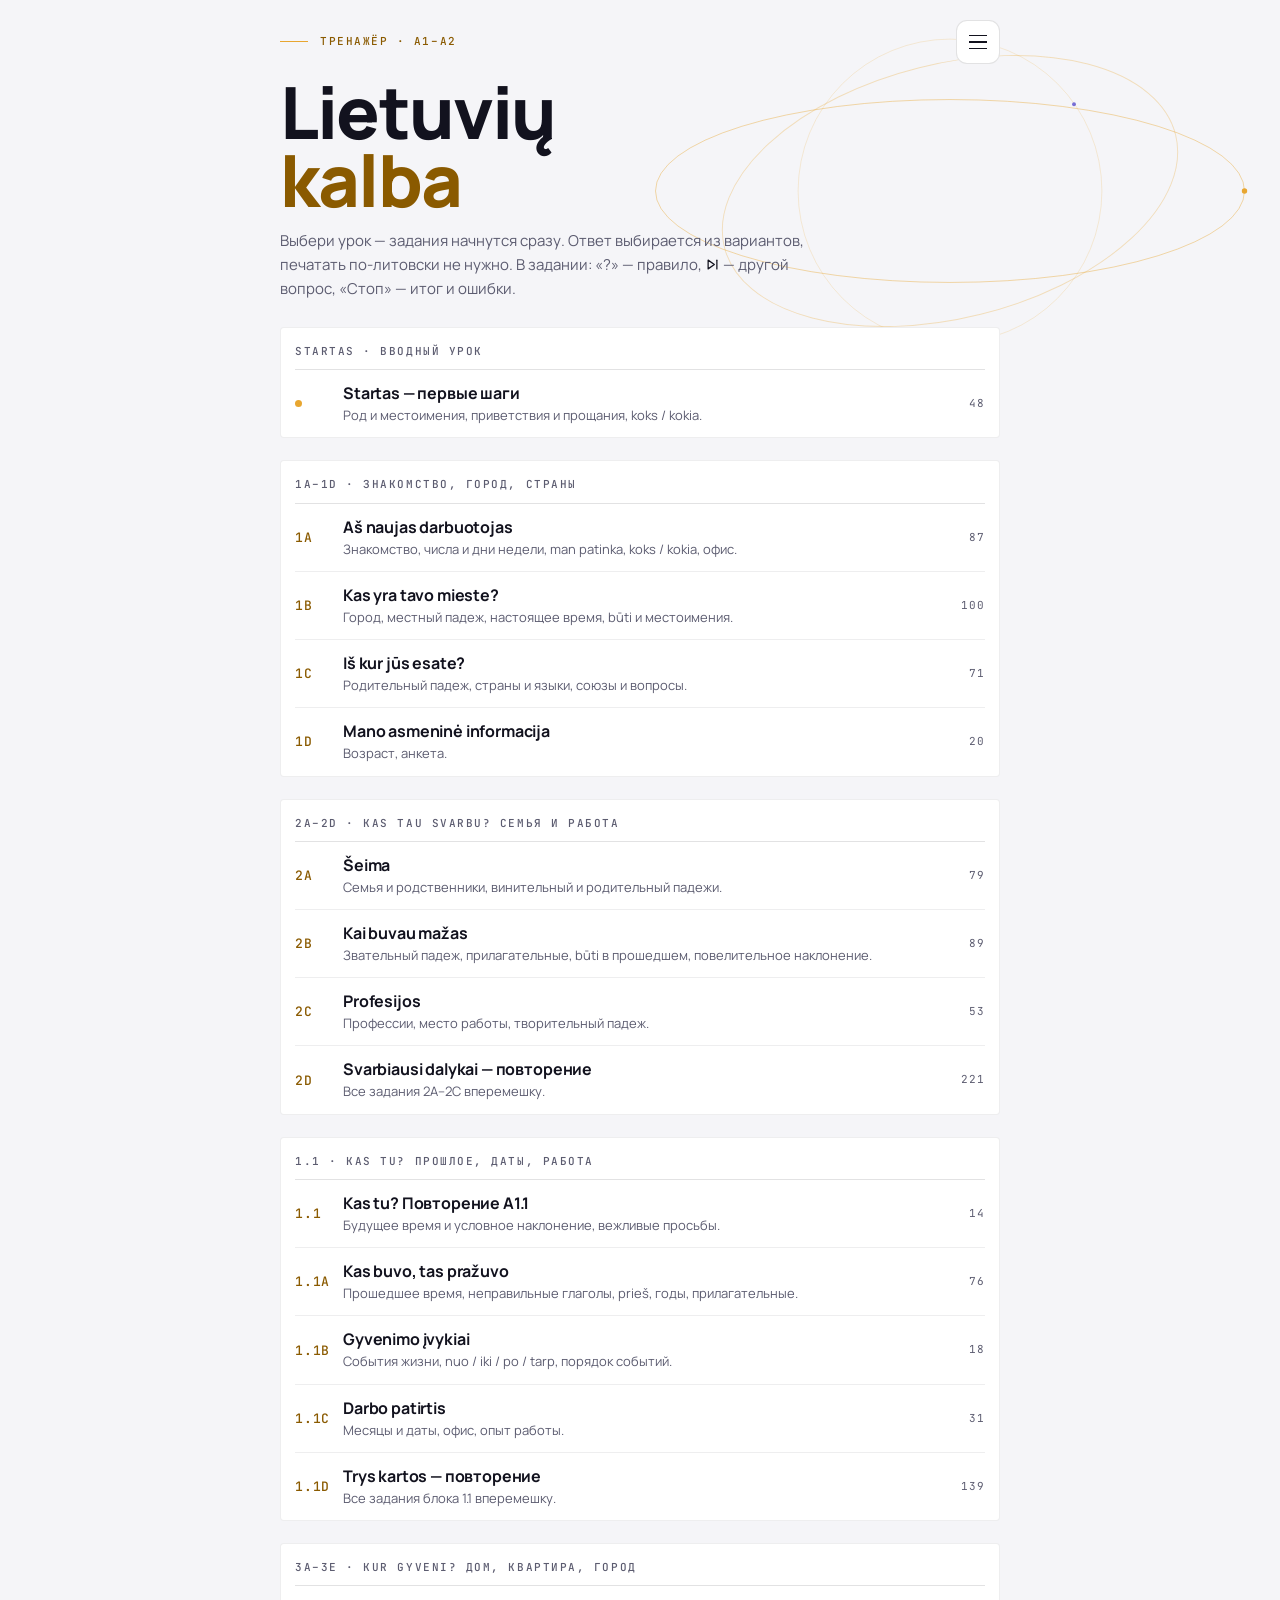
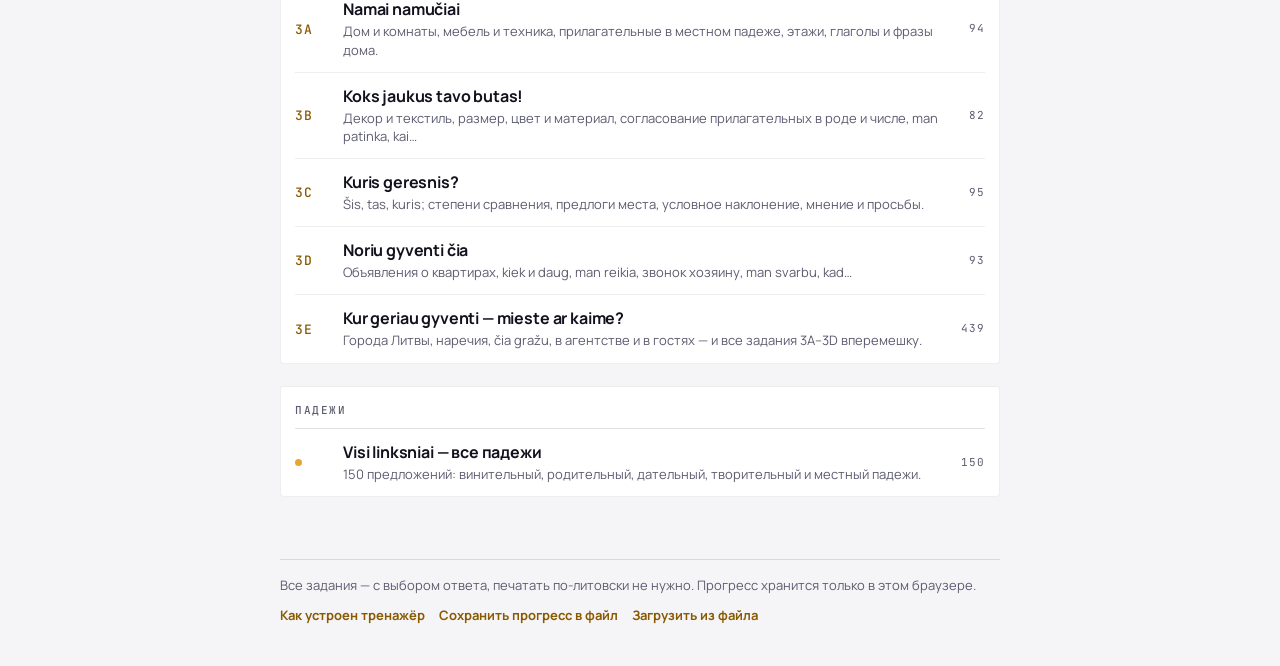
<file: lt/index.html>
<!DOCTYPE html>
<html lang="ru">
<head>
<meta charset="utf-8">
<meta name="viewport" content="width=device-width, initial-scale=1">
<title>Тренажёр литовского языка</title>
<meta name="description" content="Упражнения по литовскому языку с выбором ответа: падежи, глаголы, слова и фразы по темам.">
<meta name="theme-color" content="#f5f5f8">
<link rel="stylesheet" href="style.css">
</head>
<body>
<main id="app" tabindex="-1"></main>
<footer class="foot">
  <p>Все задания — с выбором ответа, печатать по-литовски не нужно. Прогресс хранится только в этом браузере.</p>
</footer>
<noscript><p class="noscript">Для тренажёра нужен JavaScript.</p></noscript>
<script src="data/startas.js"></script>
<script src="data/unit1.js"></script>
<script src="data/unit2.js"></script>
<script src="data/block11.js"></script>
<script src="data/unit3.js"></script>
<script src="data/cases.js"></script>
<script src="engine.js"></script>
<script src="app.js"></script>
</body>
</html>
</file>
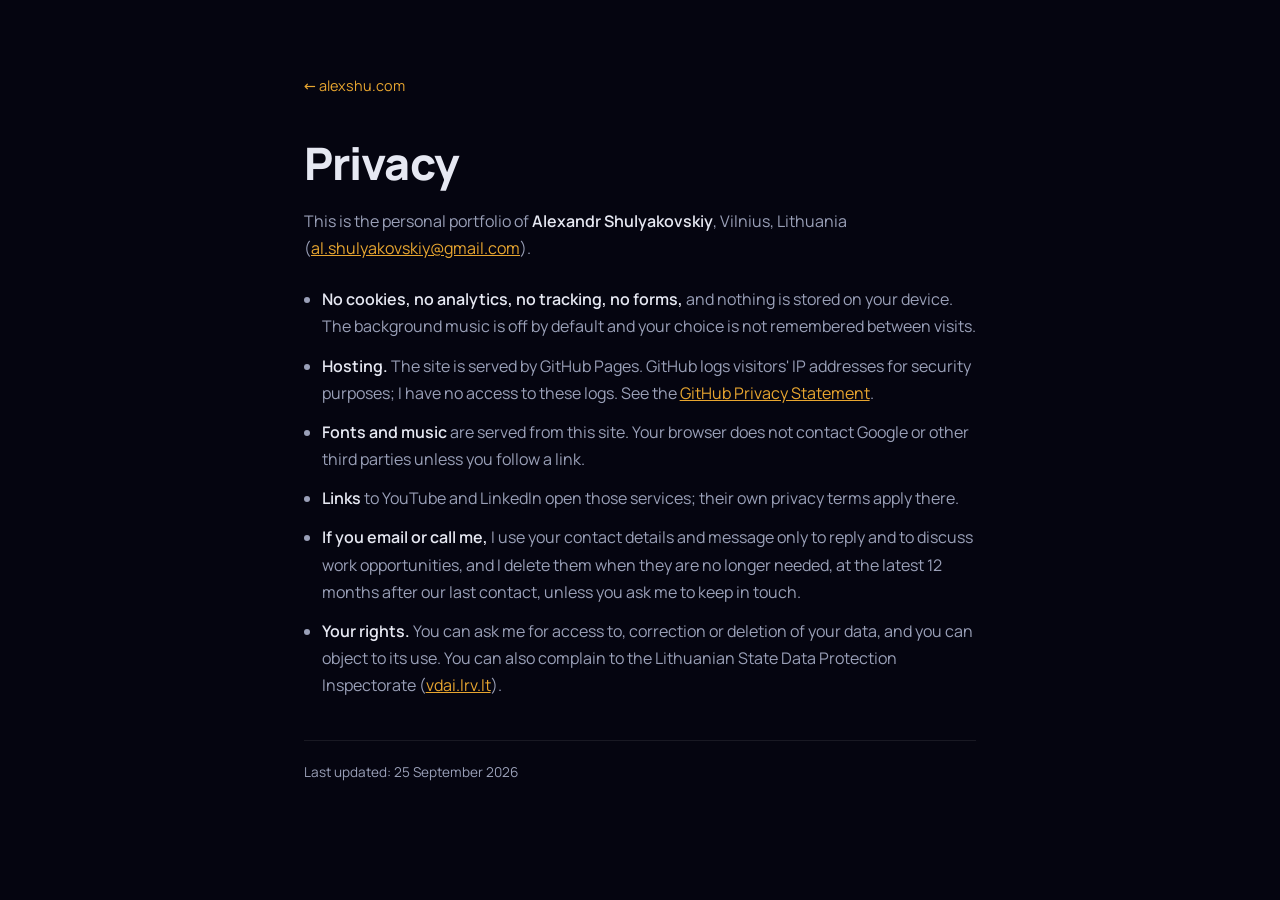
<file: privacy/index.html>
<!DOCTYPE html>
<html lang="en">
<head>
  <meta charset="UTF-8" />
  <meta name="viewport" content="width=device-width, initial-scale=1.0" />
  <title>Privacy | alexshu.com</title>
  <meta name="description" content="Privacy notice for alexshu.com, the personal portfolio of Alexandr Shulyakovskiy." />
  <meta name="robots" content="noindex, follow" />
  <link rel="canonical" href="https://alexshu.com/privacy/" />
  <meta name="theme-color" content="#050510" />
  <style>
    /* self-hosted Manrope (SIL OFL 1.1, licence in /assets/fonts/): nothing is requested from third parties */
    @font-face { font-family: 'Manrope'; font-style: normal; font-weight: 200 800; font-display: swap;
      src: url("../assets/fonts/manrope-latin-ext-normal-200-800.woff2") format("woff2"); unicode-range: U+0100-02BA, U+02BD-02C5, U+02C7-02CC, U+02CE-02D7, U+02DD-02FF, U+0304, U+0308, U+0329, U+1D00-1DBF, U+1E00-1E9F, U+1EF2-1EFF, U+2020, U+20A0-20AB, U+20AD-20C0, U+2113, U+2C60-2C7F, U+A720-A7FF; }
    @font-face { font-family: 'Manrope'; font-style: normal; font-weight: 200 800; font-display: swap;
      src: url("../assets/fonts/manrope-latin-normal-200-800.woff2") format("woff2"); unicode-range: U+0000-00FF, U+0131, U+0152-0153, U+02BB-02BC, U+02C6, U+02DA, U+02DC, U+0304, U+0308, U+0329, U+2000-206F, U+20AC, U+2122, U+2191, U+2193, U+2212, U+2215, U+FEFF, U+FFFD; }
    :root { --bg: #050510; --text: #e6e8f2; --muted: #9aa0b8; --gold: #e8a630; --hair: rgba(255,255,255,.08); }
    *, *::before, *::after { box-sizing: border-box; margin: 0; padding: 0; }
    body { background: var(--bg); color: var(--text); font: 400 1rem/1.7 'Manrope', system-ui, sans-serif; -webkit-font-smoothing: antialiased; }
    main { max-width: 720px; margin: 0 auto; padding: clamp(40px, 8vh, 88px) 24px 72px; }
    .back { display: inline-block; margin-bottom: 40px; color: var(--gold); text-decoration: none; font-size: .9rem; }
    .back:hover, .back:focus-visible { text-decoration: underline; }
    h1 { font-weight: 800; font-size: clamp(2rem, 5vw, 2.8rem); letter-spacing: -.02em; line-height: 1.1; margin-bottom: 20px; }
    p, li { color: var(--muted); }
    p + p { margin-top: 14px; }
    ul { margin: 24px 0 0 1.1em; }
    li + li { margin-top: 12px; }
    strong { color: var(--text); font-weight: 600; }
    a { color: var(--gold); }
    .updated { margin-top: 40px; padding-top: 20px; border-top: 1px solid var(--hair); font-size: .85rem; }
  </style>
</head>
<body>
  <main>
    <a class="back" href="../">&larr; alexshu.com</a>
    <h1>Privacy</h1>
    <p>This is the personal portfolio of <strong>Alexandr Shulyakovskiy</strong>, Vilnius, Lithuania
      (<a href="mailto:al.shulyakovskiy@gmail.com">al.shulyakovskiy@gmail.com</a>).</p>
    <ul>
      <li><strong>No cookies, no analytics, no tracking, no forms,</strong> and nothing is stored on your device.
        The background music is off by default and your choice is not remembered between visits.</li>
      <li><strong>Hosting.</strong> The site is served by GitHub Pages. GitHub logs visitors' IP addresses for security
        purposes; I have no access to these logs. See the
        <a href="https://docs.github.com/en/site-policy/privacy-policies/github-general-privacy-statement" rel="noopener">GitHub Privacy Statement</a>.</li>
      <li><strong>Fonts and music</strong> are served from this site. Your browser does not contact Google or other third
        parties unless you follow a link.</li>
      <li><strong>Links</strong> to YouTube and LinkedIn open those services; their own privacy terms apply there.</li>
      <li><strong>If you email or call me,</strong> I use your contact details and message only to reply and to discuss work
        opportunities, and I delete them when they are no longer needed, at the latest 12 months after our last contact,
        unless you ask me to keep in touch.</li>
      <li><strong>Your rights.</strong> You can ask me for access to, correction or deletion of your data, and you can object
        to its use. You can also complain to the Lithuanian State Data Protection Inspectorate
        (<a href="https://vdai.lrv.lt/" rel="noopener">vdai.lrv.lt</a>).</li>
    </ul>
    <p class="updated">Last updated: 25 September 2026</p>
  </main>
</body>
</html>
</file>
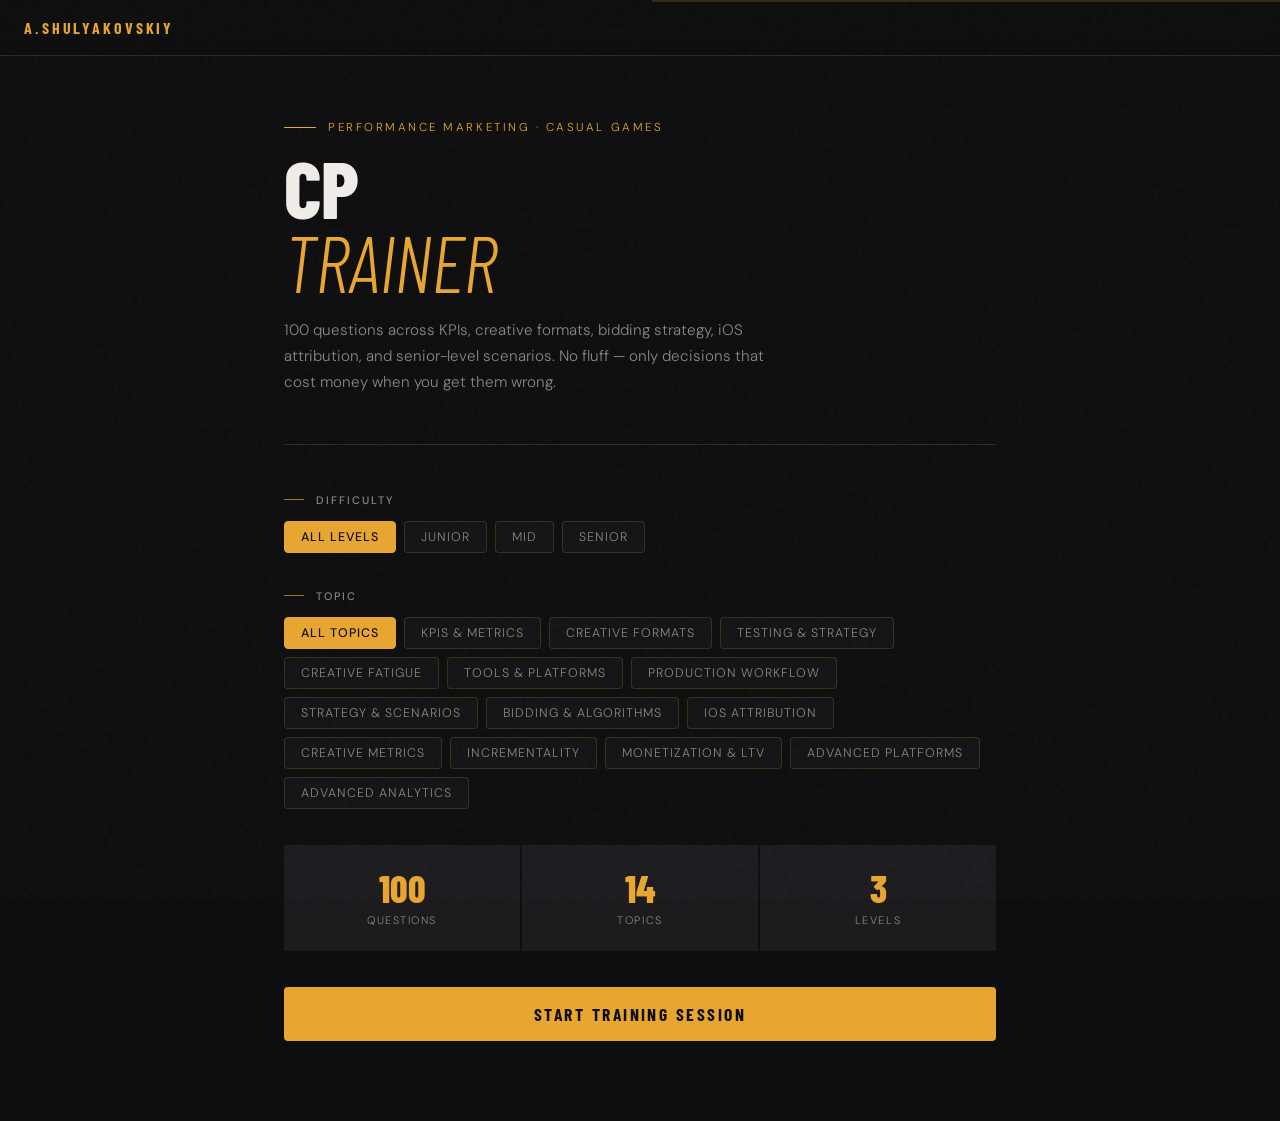
<file: tools/cp/index.html>
<!DOCTYPE html>
<html lang="en">
<head>
  <meta charset="UTF-8" />
  <meta name="viewport" content="width=device-width, initial-scale=1.0" />
  <title>CP Trainer — alexshu.com</title>
  <style>
    /* self-hosted fonts (SIL OFL 1.1, licences in assets/fonts/): no request to Google Fonts, so no visitor IP leaves this site */
    @font-face { font-family: 'Barlow Condensed'; font-style: italic; font-weight: 300; font-display: swap;
      src: url("../../assets/fonts/barlow-condensed-latin-ext-italic-300.woff2") format("woff2"); unicode-range: U+0100-02BA, U+02BD-02C5, U+02C7-02CC, U+02CE-02D7, U+02DD-02FF, U+0304, U+0308, U+0329, U+1D00-1DBF, U+1E00-1E9F, U+1EF2-1EFF, U+2020, U+20A0-20AB, U+20AD-20C0, U+2113, U+2C60-2C7F, U+A720-A7FF; }
    @font-face { font-family: 'Barlow Condensed'; font-style: italic; font-weight: 300; font-display: swap;
      src: url("../../assets/fonts/barlow-condensed-latin-italic-300.woff2") format("woff2"); unicode-range: U+0000-00FF, U+0131, U+0152-0153, U+02BB-02BC, U+02C6, U+02DA, U+02DC, U+0304, U+0308, U+0329, U+2000-206F, U+20AC, U+2122, U+2191, U+2193, U+2212, U+2215, U+FEFF, U+FFFD; }
    @font-face { font-family: 'Barlow Condensed'; font-style: normal; font-weight: 300; font-display: swap;
      src: url("../../assets/fonts/barlow-condensed-latin-ext-normal-300.woff2") format("woff2"); unicode-range: U+0100-02BA, U+02BD-02C5, U+02C7-02CC, U+02CE-02D7, U+02DD-02FF, U+0304, U+0308, U+0329, U+1D00-1DBF, U+1E00-1E9F, U+1EF2-1EFF, U+2020, U+20A0-20AB, U+20AD-20C0, U+2113, U+2C60-2C7F, U+A720-A7FF; }
    @font-face { font-family: 'Barlow Condensed'; font-style: normal; font-weight: 300; font-display: swap;
      src: url("../../assets/fonts/barlow-condensed-latin-normal-300.woff2") format("woff2"); unicode-range: U+0000-00FF, U+0131, U+0152-0153, U+02BB-02BC, U+02C6, U+02DA, U+02DC, U+0304, U+0308, U+0329, U+2000-206F, U+20AC, U+2122, U+2191, U+2193, U+2212, U+2215, U+FEFF, U+FFFD; }
    @font-face { font-family: 'Barlow Condensed'; font-style: normal; font-weight: 600; font-display: swap;
      src: url("../../assets/fonts/barlow-condensed-latin-ext-normal-600.woff2") format("woff2"); unicode-range: U+0100-02BA, U+02BD-02C5, U+02C7-02CC, U+02CE-02D7, U+02DD-02FF, U+0304, U+0308, U+0329, U+1D00-1DBF, U+1E00-1E9F, U+1EF2-1EFF, U+2020, U+20A0-20AB, U+20AD-20C0, U+2113, U+2C60-2C7F, U+A720-A7FF; }
    @font-face { font-family: 'Barlow Condensed'; font-style: normal; font-weight: 600; font-display: swap;
      src: url("../../assets/fonts/barlow-condensed-latin-normal-600.woff2") format("woff2"); unicode-range: U+0000-00FF, U+0131, U+0152-0153, U+02BB-02BC, U+02C6, U+02DA, U+02DC, U+0304, U+0308, U+0329, U+2000-206F, U+20AC, U+2122, U+2191, U+2193, U+2212, U+2215, U+FEFF, U+FFFD; }
    @font-face { font-family: 'Barlow Condensed'; font-style: normal; font-weight: 700; font-display: swap;
      src: url("../../assets/fonts/barlow-condensed-latin-ext-normal-700.woff2") format("woff2"); unicode-range: U+0100-02BA, U+02BD-02C5, U+02C7-02CC, U+02CE-02D7, U+02DD-02FF, U+0304, U+0308, U+0329, U+1D00-1DBF, U+1E00-1E9F, U+1EF2-1EFF, U+2020, U+20A0-20AB, U+20AD-20C0, U+2113, U+2C60-2C7F, U+A720-A7FF; }
    @font-face { font-family: 'Barlow Condensed'; font-style: normal; font-weight: 700; font-display: swap;
      src: url("../../assets/fonts/barlow-condensed-latin-normal-700.woff2") format("woff2"); unicode-range: U+0000-00FF, U+0131, U+0152-0153, U+02BB-02BC, U+02C6, U+02DA, U+02DC, U+0304, U+0308, U+0329, U+2000-206F, U+20AC, U+2122, U+2191, U+2193, U+2212, U+2215, U+FEFF, U+FFFD; }
    @font-face { font-family: 'Barlow Condensed'; font-style: normal; font-weight: 800; font-display: swap;
      src: url("../../assets/fonts/barlow-condensed-latin-ext-normal-800.woff2") format("woff2"); unicode-range: U+0100-02BA, U+02BD-02C5, U+02C7-02CC, U+02CE-02D7, U+02DD-02FF, U+0304, U+0308, U+0329, U+1D00-1DBF, U+1E00-1E9F, U+1EF2-1EFF, U+2020, U+20A0-20AB, U+20AD-20C0, U+2113, U+2C60-2C7F, U+A720-A7FF; }
    @font-face { font-family: 'Barlow Condensed'; font-style: normal; font-weight: 800; font-display: swap;
      src: url("../../assets/fonts/barlow-condensed-latin-normal-800.woff2") format("woff2"); unicode-range: U+0000-00FF, U+0131, U+0152-0153, U+02BB-02BC, U+02C6, U+02DA, U+02DC, U+0304, U+0308, U+0329, U+2000-206F, U+20AC, U+2122, U+2191, U+2193, U+2212, U+2215, U+FEFF, U+FFFD; }
    @font-face { font-family: 'DM Sans'; font-style: normal; font-weight: 300; font-display: swap;
      src: url("../../assets/fonts/dm-sans-latin-ext-normal-300.woff2") format("woff2"); unicode-range: U+0100-02BA, U+02BD-02C5, U+02C7-02CC, U+02CE-02D7, U+02DD-02FF, U+0304, U+0308, U+0329, U+1D00-1DBF, U+1E00-1E9F, U+1EF2-1EFF, U+2020, U+20A0-20AB, U+20AD-20C0, U+2113, U+2C60-2C7F, U+A720-A7FF; }
    @font-face { font-family: 'DM Sans'; font-style: normal; font-weight: 300; font-display: swap;
      src: url("../../assets/fonts/dm-sans-latin-normal-300.woff2") format("woff2"); unicode-range: U+0000-00FF, U+0131, U+0152-0153, U+02BB-02BC, U+02C6, U+02DA, U+02DC, U+0304, U+0308, U+0329, U+2000-206F, U+20AC, U+2122, U+2191, U+2193, U+2212, U+2215, U+FEFF, U+FFFD; }
    @font-face { font-family: 'DM Sans'; font-style: normal; font-weight: 400; font-display: swap;
      src: url("../../assets/fonts/dm-sans-latin-ext-normal-300.woff2") format("woff2"); unicode-range: U+0100-02BA, U+02BD-02C5, U+02C7-02CC, U+02CE-02D7, U+02DD-02FF, U+0304, U+0308, U+0329, U+1D00-1DBF, U+1E00-1E9F, U+1EF2-1EFF, U+2020, U+20A0-20AB, U+20AD-20C0, U+2113, U+2C60-2C7F, U+A720-A7FF; }
    @font-face { font-family: 'DM Sans'; font-style: normal; font-weight: 400; font-display: swap;
      src: url("../../assets/fonts/dm-sans-latin-normal-300.woff2") format("woff2"); unicode-range: U+0000-00FF, U+0131, U+0152-0153, U+02BB-02BC, U+02C6, U+02DA, U+02DC, U+0304, U+0308, U+0329, U+2000-206F, U+20AC, U+2122, U+2191, U+2193, U+2212, U+2215, U+FEFF, U+FFFD; }
    @font-face { font-family: 'DM Sans'; font-style: normal; font-weight: 500; font-display: swap;
      src: url("../../assets/fonts/dm-sans-latin-ext-normal-300.woff2") format("woff2"); unicode-range: U+0100-02BA, U+02BD-02C5, U+02C7-02CC, U+02CE-02D7, U+02DD-02FF, U+0304, U+0308, U+0329, U+1D00-1DBF, U+1E00-1E9F, U+1EF2-1EFF, U+2020, U+20A0-20AB, U+20AD-20C0, U+2113, U+2C60-2C7F, U+A720-A7FF; }
    @font-face { font-family: 'DM Sans'; font-style: normal; font-weight: 500; font-display: swap;
      src: url("../../assets/fonts/dm-sans-latin-normal-300.woff2") format("woff2"); unicode-range: U+0000-00FF, U+0131, U+0152-0153, U+02BB-02BC, U+02C6, U+02DA, U+02DC, U+0304, U+0308, U+0329, U+2000-206F, U+20AC, U+2122, U+2191, U+2193, U+2212, U+2215, U+FEFF, U+FFFD; }
    *, *::before, *::after { box-sizing: border-box; margin: 0; padding: 0; }

    :root {
      --bg:        #0e0e0f;
      --bg2:       #141416;
      --bg3:       #1c1c1f;
      --gold:      #e8a630;
      --gold-dim:  #a87520;
      --gold-glow: rgba(232,166,48,.18);
      --white:     #f0ede8;
      --muted:     #8a8680;
      --border:    rgba(232,166,48,.18);
      --green:     #22c55e;
      --green-bg:  rgba(34,197,94,.10);
      --red:       #ef4444;
      --red-bg:    rgba(239,68,68,.10);
      --radius:    4px;
    }

    html { scroll-behavior: smooth; }

    body {
      font-family: 'DM Sans', -apple-system, sans-serif;
      font-weight: 300;
      background: var(--bg);
      color: var(--white);
      min-height: 100vh;
      display: flex;
      flex-direction: column;
      align-items: center;
      overflow-x: hidden;
    }

    body::before {
      content: '';
      position: fixed; inset: 0;
      background-image: url("data:image/svg+xml,%3Csvg viewBox='0 0 200 200' xmlns='http://www.w3.org/2000/svg'%3E%3Cfilter id='n'%3E%3CfeTurbulence type='fractalNoise' baseFrequency='0.9' numOctaves='4' stitchTiles='stitch'/%3E%3C/filter%3E%3Crect width='100%25' height='100%25' filter='url(%23n)' opacity='1'/%3E%3C/svg%3E");
      opacity: 0.028;
      pointer-events: none;
      z-index: 9999;
    }

    .shell {
      width: 100%;
      max-width: 760px;
      padding: 0 24px 80px;
    }

    /* ── NAV ── */
    .site-nav {
      position: sticky;
      top: 0;
      z-index: 100;
      width: 100%;
      background: linear-gradient(to bottom, rgba(14,14,15,.96), transparent);
      backdrop-filter: blur(8px);
      border-bottom: 1px solid var(--border);
      display: flex;
      justify-content: center;
    }
    .nav-inner {
      width: 100%;
      max-width: 760px;
      padding: 18px 24px;
      display: flex;
      align-items: center;
      justify-content: space-between;
      gap: 16px;
    }
    .nav-logo {
      font-family: 'Barlow Condensed', sans-serif;
      font-weight: 700;
      font-size: 1rem;
      letter-spacing: .18em;
      text-transform: uppercase;
      color: var(--gold);
      text-decoration: none;
    }
    .nav-back {
      display: none;
      align-items: center;
      gap: 8px;
      font-size: .75rem;
      letter-spacing: .14em;
      text-transform: uppercase;
      color: var(--muted);
      background: none;
      border: 1px solid var(--border);
      border-radius: var(--radius);
      padding: 7px 16px;
      cursor: pointer;
      transition: color .2s, border-color .2s;
    }
    .nav-back:hover { color: var(--gold); border-color: var(--gold); }
    .nav-back.visible { display: flex; }
    .nav-score {
      font-size: .78rem;
      letter-spacing: .1em;
      text-transform: uppercase;
      color: var(--muted);
      display: none;
    }
    .nav-score.visible { display: block; }
    .nav-score span { color: var(--gold); font-weight: 500; }

    /* ── Progress Bar ── */
    .progress-wrap {
      height: 2px;
      background: var(--border);
      width: 100%;
    }
    .progress-fill {
      height: 100%;
      background: var(--gold);
      transition: width .4s ease;
    }

    /* ── Screens ── */
    .screen { display: none; }
    .screen.active { display: block; }

    /* ── Intro Screen ── */
    .intro-hero {
      padding: 64px 0 48px;
      border-bottom: 1px solid var(--border);
      margin-bottom: 48px;
    }
    .intro-eyebrow {
      font-size: .72rem;
      letter-spacing: .22em;
      text-transform: uppercase;
      color: var(--gold);
      margin-bottom: 16px;
      display: flex;
      align-items: center;
      gap: 12px;
    }
    .intro-eyebrow::before {
      content: '';
      display: block;
      width: 32px; height: 1px;
      background: var(--gold);
    }
    .intro-title {
      font-family: 'Barlow Condensed', sans-serif;
      font-weight: 800;
      font-size: clamp(2.8rem, 7vw, 5rem);
      line-height: .92;
      text-transform: uppercase;
      letter-spacing: -.01em;
      margin-bottom: 20px;
    }
    .intro-title em {
      font-style: italic;
      font-weight: 300;
      color: var(--gold);
    }
    .intro-desc {
      font-size: .95rem;
      line-height: 1.7;
      color: var(--muted);
      max-width: 500px;
    }

    /* Filter sections */
    .filter-section { margin-bottom: 36px; }
    .filter-label {
      font-size: .68rem;
      font-weight: 500;
      text-transform: uppercase;
      letter-spacing: .18em;
      color: var(--muted);
      margin-bottom: 14px;
      display: flex;
      align-items: center;
      gap: 12px;
    }
    .filter-label::before {
      content: '';
      display: block;
      width: 20px; height: 1px;
      background: var(--gold-dim);
    }
    .filter-grid {
      display: flex;
      flex-wrap: wrap;
      gap: 8px;
    }
    .filter-chip {
      background: var(--bg2);
      border: 1px solid var(--border);
      border-radius: var(--radius);
      padding: 7px 16px;
      font-size: .78rem;
      letter-spacing: .08em;
      text-transform: uppercase;
      cursor: pointer;
      transition: all .18s;
      user-select: none;
      color: var(--muted);
    }
    .filter-chip:hover { border-color: var(--gold); color: var(--white); }
    .filter-chip.active {
      background: var(--gold);
      border-color: var(--gold);
      color: var(--bg);
      font-weight: 500;
    }

    /* Stats row */
    .stats-row {
      display: grid;
      grid-template-columns: repeat(3, 1fr);
      gap: 2px;
      margin-bottom: 36px;
    }
    .stat-card {
      background: var(--bg3);
      padding: 24px 20px;
      text-align: center;
    }
    .stat-num {
      font-family: 'Barlow Condensed', sans-serif;
      font-weight: 800;
      font-size: 2.4rem;
      line-height: 1;
      color: var(--gold);
      margin-bottom: 6px;
    }
    .stat-lbl {
      font-size: .68rem;
      letter-spacing: .14em;
      color: var(--muted);
      text-transform: uppercase;
    }

    .start-btn {
      display: block;
      width: 100%;
      padding: 16px 24px;
      background: var(--gold);
      color: var(--bg);
      border: none;
      border-radius: var(--radius);
      font-family: 'Barlow Condensed', sans-serif;
      font-weight: 700;
      font-size: 1.1rem;
      letter-spacing: .14em;
      text-transform: uppercase;
      cursor: pointer;
      transition: opacity .18s, transform .18s;
    }
    .start-btn:hover { opacity: .88; transform: translateY(-1px); }
    .start-btn:active { transform: translateY(0); }

    /* ── Quiz Screen ── */
    .quiz-meta {
      display: flex;
      align-items: center;
      justify-content: space-between;
      padding: 24px 0 0;
      margin-bottom: 20px;
    }
    .q-counter {
      font-size: .72rem;
      letter-spacing: .14em;
      text-transform: uppercase;
      color: var(--muted);
    }
    .q-counter span { color: var(--white); font-weight: 500; }

    .tags { display: flex; gap: 6px; flex-wrap: wrap; justify-content: flex-end; }
    .tag {
      font-size: .64rem;
      font-weight: 500;
      padding: 3px 10px;
      border-radius: var(--radius);
      text-transform: uppercase;
      letter-spacing: .1em;
    }
    .tag-cat { background: var(--bg3); color: var(--muted); border: 1px solid var(--border); }
    .tag-diff-junior { background: rgba(34,197,94,.10);  color: #4ade80; border: 1px solid rgba(34,197,94,.25); }
    .tag-diff-mid    { background: rgba(232,166,48,.10); color: var(--gold); border: 1px solid rgba(232,166,48,.3); }
    .tag-diff-senior { background: rgba(239,68,68,.10);  color: #f87171; border: 1px solid rgba(239,68,68,.25); }

    .q-card {
      background: var(--bg2);
      border: 1px solid var(--border);
      border-radius: var(--radius);
      padding: 28px;
      margin-bottom: 16px;
      position: relative;
    }
    .q-card::before {
      content: '';
      position: absolute;
      top: 0; left: 0; right: 0;
      height: 1px;
      background: var(--gold);
      transform: scaleX(0);
      transform-origin: left;
      transition: transform .4s ease;
    }
    .q-card.answered::before { transform: scaleX(1); }

    .q-type-hint {
      font-size: .65rem;
      color: var(--muted);
      font-weight: 400;
      margin-bottom: 14px;
      text-transform: uppercase;
      letter-spacing: .16em;
    }
    .q-text {
      font-size: 1rem;
      font-weight: 400;
      line-height: 1.6;
      color: var(--white);
    }

    .options-list {
      list-style: none;
      display: flex;
      flex-direction: column;
      gap: 8px;
      margin-top: 24px;
    }
    .option-btn {
      width: 100%;
      text-align: left;
      background: var(--bg3);
      border: 1px solid var(--border);
      border-radius: var(--radius);
      padding: 13px 16px;
      font-family: 'DM Sans', sans-serif;
      font-size: .88rem;
      font-weight: 300;
      color: var(--white);
      cursor: pointer;
      display: flex;
      align-items: flex-start;
      gap: 12px;
      line-height: 1.55;
      transition: border-color .15s, background .15s;
    }
    .option-btn:hover:not(:disabled) {
      border-color: var(--gold);
      background: rgba(232,166,48,.05);
    }
    .option-letter {
      flex-shrink: 0;
      width: 22px; height: 22px;
      border-radius: 2px;
      background: var(--bg);
      display: flex; align-items: center; justify-content: center;
      font-family: 'Barlow Condensed', sans-serif;
      font-size: .75rem;
      font-weight: 700;
      color: var(--muted);
      transition: background .15s, color .15s;
    }
    .option-btn.selected { border-color: var(--gold); background: rgba(232,166,48,.07); }
    .option-btn.selected .option-letter { background: var(--gold); color: var(--bg); }
    .option-btn.correct { border-color: var(--green); background: var(--green-bg); }
    .option-btn.correct .option-letter { background: var(--green); color: #fff; }
    .option-btn.wrong { border-color: var(--red); background: var(--red-bg); }
    .option-btn.wrong .option-letter { background: var(--red); color: #fff; }
    .option-btn.reveal-correct { border-color: var(--green); background: var(--green-bg); }
    .option-btn.reveal-correct .option-letter { background: var(--green); color: #fff; }
    .option-btn:disabled { cursor: default; }

    /* Explanation */
    .explanation {
      display: none;
      background: var(--bg3);
      border: 1px solid var(--border);
      border-radius: var(--radius);
      padding: 18px 22px;
      margin-top: 12px;
    }
    .explanation.show { display: block; }
    .explanation-header {
      display: flex;
      align-items: center;
      gap: 8px;
      font-size: .68rem;
      font-weight: 500;
      text-transform: uppercase;
      letter-spacing: .16em;
      margin-bottom: 10px;
    }
    .explanation-header.correct-head { color: var(--green); }
    .explanation-header.wrong-head   { color: var(--red); }
    .explanation-text {
      font-size: .88rem;
      color: var(--muted);
      line-height: 1.7;
    }

    /* Controls */
    .quiz-controls { display: flex; gap: 8px; margin-top: 20px; }
    .btn {
      flex: 1;
      padding: 13px;
      border-radius: var(--radius);
      font-family: 'Barlow Condensed', sans-serif;
      font-size: .95rem;
      font-weight: 700;
      letter-spacing: .1em;
      text-transform: uppercase;
      cursor: pointer;
      border: none;
      transition: opacity .15s, transform .15s;
    }
    .btn:hover { opacity: .88; transform: translateY(-1px); }
    .btn:active { transform: translateY(0); }
    .btn-primary { background: var(--gold); color: var(--bg); display: none; }
    .btn-primary.show { display: block; }
    .btn-skip {
      background: var(--bg3);
      border: 1px solid var(--border);
      color: var(--muted);
    }
    .multi-hint { font-size: .78rem; color: var(--muted); margin-top: 8px; font-style: italic; }
    .btn-check { background: var(--gold); color: var(--bg); display: none; }
    .btn-check.show { display: block; }

    /* ── Results Screen ── */
    .results-hero {
      text-align: center;
      padding: 56px 0 40px;
      border-bottom: 1px solid var(--border);
      margin-bottom: 40px;
    }
    .results-trophy { font-size: 52px; margin-bottom: 16px; filter: drop-shadow(0 0 20px var(--gold)); }
    .results-title {
      font-family: 'Barlow Condensed', sans-serif;
      font-weight: 700;
      font-size: 2rem;
      text-transform: uppercase;
      letter-spacing: .06em;
      margin-bottom: 8px;
    }
    .results-score {
      font-family: 'Barlow Condensed', sans-serif;
      font-weight: 800;
      font-size: 5rem;
      color: var(--gold);
      line-height: 1;
      margin: 16px 0;
    }
    .results-tier {
      display: inline-flex;
      align-items: center;
      gap: 8px;
      padding: 7px 20px;
      border-radius: var(--radius);
      font-size: .75rem;
      font-weight: 500;
      letter-spacing: .14em;
      text-transform: uppercase;
      margin-bottom: 0;
    }
    .tier-gold   { background: rgba(232,166,48,.12); border: 1px solid rgba(232,166,48,.35); color: var(--gold); }
    .tier-silver { background: rgba(240,237,232,.08); border: 1px solid rgba(240,237,232,.2); color: var(--white); }
    .tier-bronze { background: rgba(168,117,32,.15); border: 1px solid rgba(168,117,32,.4); color: #c8922a; }
    .tier-try    { background: rgba(239,68,68,.10); border: 1px solid rgba(239,68,68,.3); color: #f87171; }

    .breakdown-title {
      font-size: .68rem;
      font-weight: 500;
      text-transform: uppercase;
      letter-spacing: .18em;
      color: var(--muted);
      margin-bottom: 20px;
      display: flex;
      align-items: center;
      gap: 12px;
    }
    .breakdown-title::before {
      content: '';
      display: block;
      width: 24px; height: 1px;
      background: var(--gold-dim);
    }
    .breakdown-list { display: flex; flex-direction: column; gap: 12px; margin-bottom: 40px; }
    .breakdown-row { display: flex; align-items: center; gap: 12px; }
    .breakdown-cat { font-size: .82rem; font-weight: 400; width: 190px; flex-shrink: 0; color: var(--muted); }
    .breakdown-bar-wrap { flex: 1; height: 2px; background: var(--bg3); border-radius: 0; overflow: hidden; }
    .breakdown-bar { height: 100%; background: var(--gold); transition: width .6s ease; }
    .breakdown-pct { font-size: .78rem; font-weight: 500; width: 38px; text-align: right; flex-shrink: 0; color: var(--gold); }

    .results-actions { display: flex; flex-direction: column; gap: 8px; }
    .btn-lg {
      padding: 15px 24px;
      border-radius: var(--radius);
      font-family: 'Barlow Condensed', sans-serif;
      font-size: 1rem;
      font-weight: 700;
      letter-spacing: .12em;
      text-transform: uppercase;
      cursor: pointer;
      border: none;
      transition: opacity .15s, transform .15s;
    }
    .btn-lg:hover { opacity: .88; transform: translateY(-1px); }
    .btn-restart { background: var(--gold); color: var(--bg); }
    .btn-retry-wrong { background: var(--bg3); border: 1px solid var(--border); color: var(--white); }

    /* ── Scrollbar ── */
    ::-webkit-scrollbar { width: 4px; }
    ::-webkit-scrollbar-track { background: var(--bg); }
    ::-webkit-scrollbar-thumb { background: var(--border); }

    /* ── Animations ── */
    @keyframes fadeUp {
      from { opacity: 0; transform: translateY(10px); }
      to   { opacity: 1; transform: translateY(0); }
    }
    .q-card, .explanation { animation: fadeUp .22s ease both; }

    @keyframes shake {
      0%,100% { transform: translateX(0); }
      20%,60%  { transform: translateX(-6px); }
      40%,80%  { transform: translateX(6px); }
    }
    .shake { animation: shake .3s ease; }

    @media (max-width: 520px) {
      .q-text { font-size: .92rem; }
      .breakdown-cat { width: 130px; font-size: .75rem; }
      .tags { display: none; }
    }
  </style>
</head>
<body>

  <nav class="site-nav">
    <div class="nav-inner">
      <a href="../../" class="nav-logo">A.Shulyakovskiy</a>
      <div class="nav-score" id="navScore">Score: <span id="scorePts">0</span></div>
      <button class="nav-back" id="navBackBtn">&#8592; Filters</button>
    </div>
    <div class="progress-wrap">
      <div class="progress-fill" id="progressFill" style="width:0%"></div>
    </div>
  </nav>

  <div class="shell">

    <!-- ── INTRO SCREEN ── -->
    <div class="screen active" id="screenIntro">
      <div class="intro-hero">
        <div class="intro-eyebrow">Performance Marketing · Casual Games</div>
        <h1 class="intro-title">CP<br><em>Trainer</em></h1>
        <p class="intro-desc">
          100 questions across KPIs, creative formats, bidding strategy,
          iOS attribution, and senior-level scenarios. No fluff — only
          decisions that cost money when you get them wrong.
        </p>
      </div>

      <div class="filter-section">
        <div class="filter-label">Difficulty</div>
        <div class="filter-grid" id="diffFilters">
          <div class="filter-chip active" data-diff="all">All Levels</div>
          <div class="filter-chip" data-diff="junior">Junior</div>
          <div class="filter-chip" data-diff="mid">Mid</div>
          <div class="filter-chip" data-diff="senior">Senior</div>
        </div>
      </div>

      <div class="filter-section">
        <div class="filter-label">Topic</div>
        <div class="filter-grid" id="catFilters">
          <div class="filter-chip active" data-cat="all">All Topics</div>
          <div class="filter-chip" data-cat="KPIs &amp; Metrics">KPIs &amp; Metrics</div>
          <div class="filter-chip" data-cat="Creative Formats">Creative Formats</div>
          <div class="filter-chip" data-cat="Testing &amp; Strategy">Testing &amp; Strategy</div>
          <div class="filter-chip" data-cat="Creative Fatigue">Creative Fatigue</div>
          <div class="filter-chip" data-cat="Tools &amp; Platforms">Tools &amp; Platforms</div>
          <div class="filter-chip" data-cat="Production Workflow">Production Workflow</div>
          <div class="filter-chip" data-cat="Strategy &amp; Scenarios">Strategy &amp; Scenarios</div>
          <div class="filter-chip" data-cat="Bidding &amp; Algorithms">Bidding &amp; Algorithms</div>
          <div class="filter-chip" data-cat="iOS Attribution">iOS Attribution</div>
          <div class="filter-chip" data-cat="Creative Metrics">Creative Metrics</div>
          <div class="filter-chip" data-cat="Incrementality">Incrementality</div>
          <div class="filter-chip" data-cat="Monetization &amp; LTV">Monetization &amp; LTV</div>
          <div class="filter-chip" data-cat="Advanced Platforms">Advanced Platforms</div>
          <div class="filter-chip" data-cat="Advanced Analytics">Advanced Analytics</div>
        </div>
      </div>

      <div class="stats-row">
        <div class="stat-card">
          <div class="stat-num" id="statQ">100</div>
          <div class="stat-lbl">Questions</div>
        </div>
        <div class="stat-card">
          <div class="stat-num">14</div>
          <div class="stat-lbl">Topics</div>
        </div>
        <div class="stat-card">
          <div class="stat-num">3</div>
          <div class="stat-lbl">Levels</div>
        </div>
      </div>

      <button class="start-btn" id="startBtn">Start Training Session</button>
    </div>

    <!-- ── QUIZ SCREEN ── -->
    <div class="screen" id="screenQuiz">
      <div class="quiz-meta">
        <div class="q-counter">Question <span id="qNum">1</span> / <span id="qTotal">100</span></div>
        <div class="tags">
          <span class="tag tag-cat" id="qCatTag"></span>
          <span class="tag" id="qDiffTag"></span>
        </div>
      </div>

      <div class="q-card" id="qCard">
        <div class="q-type-hint" id="qTypeHint"></div>
        <div class="q-text" id="qText"></div>
        <ul class="options-list" id="optionsList"></ul>
        <div class="multi-hint" id="multiHint" style="display:none">Select all correct answers, then click Check.</div>
      </div>

      <div class="explanation" id="explanationBox">
        <div class="explanation-header" id="expHeader"></div>
        <div class="explanation-text" id="expText"></div>
      </div>

      <div class="quiz-controls">
        <button class="btn btn-skip" id="skipBtn">Skip</button>
        <button class="btn btn-check" id="checkBtn">Check</button>
        <button class="btn btn-primary" id="nextBtn">Next</button>
      </div>
    </div>

    <!-- ── RESULTS SCREEN ── -->
    <div class="screen" id="screenResults">
      <div class="results-hero">
        <div class="results-trophy" id="resTrophy">&#127942;</div>
        <div class="results-title" id="resTitle">Session Complete</div>
        <div class="results-score" id="resScore">0%</div>
        <div class="results-tier" id="resTier"></div>
      </div>

      <div class="breakdown-title">Performance by Category</div>
      <div class="breakdown-list" id="breakdownList"></div>

      <div class="results-actions">
        <button class="btn-lg btn-restart" id="restartBtn">Restart with Same Filters</button>
        <button class="btn-lg btn-retry-wrong" id="retryWrongBtn" style="display:none">Retry Missed Questions</button>
        <button class="btn-lg btn-retry-wrong" id="backToMenuBtn">Back to Filters</button>
      </div>
    </div>

  </div>

  <script src="questions.js"></script>
  <script src="app.js"></script>

</body>
</html>
</file>
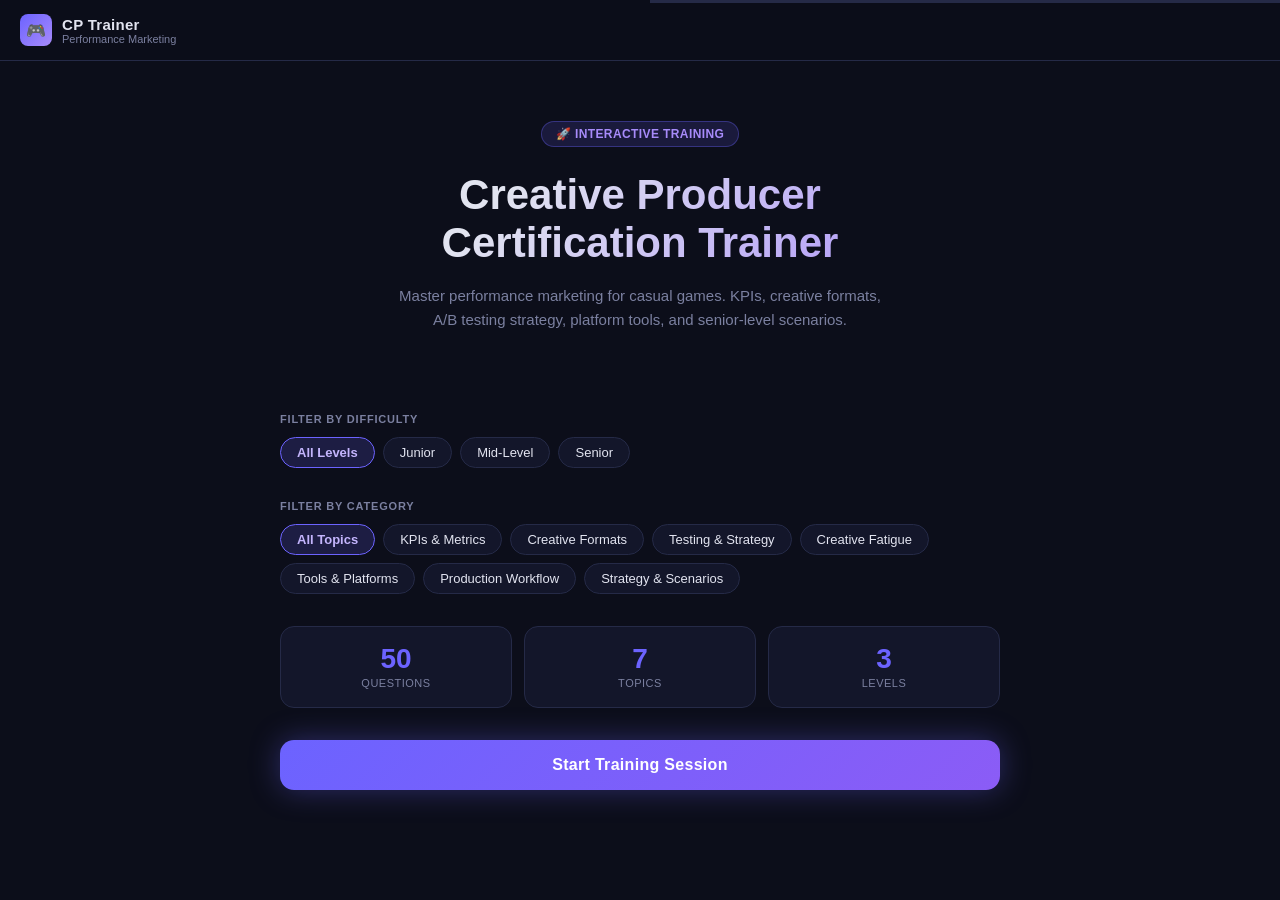
<file: CP.html>
<!DOCTYPE html>
<html lang="en">
<head>
  <meta charset="UTF-8" />
  <meta name="viewport" content="width=device-width, initial-scale=1.0" />
  <title>Creative Producer Trainer</title>
  <style>
    /* ── Reset & Base ──────────────────────────────────────────────────────── */
    *, *::before, *::after { box-sizing: border-box; margin: 0; padding: 0; }

    :root {
      --bg:          #0c0e1a;
      --surface:     #13162a;
      --surface2:    #1a1f38;
      --border:      #252a47;
      --accent:      #6c63ff;
      --accent-glow: rgba(108,99,255,.35);
      --gold:        #f5c842;
      --green:       #22c55e;
      --green-bg:    rgba(34,197,94,.12);
      --red:         #ef4444;
      --red-bg:      rgba(239,68,68,.12);
      --text:        #e2e4f0;
      --muted:       #7b80a0;
      --radius:      14px;
      --radius-sm:   8px;
    }

    html { scroll-behavior: smooth; }

    body {
      font-family: -apple-system, BlinkMacSystemFont, 'Segoe UI', sans-serif;
      background: var(--bg);
      color: var(--text);
      min-height: 100vh;
      display: flex;
      flex-direction: column;
      align-items: center;
    }

    /* ── Layout ────────────────────────────────────────────────────────────── */
    .shell {
      width: 100%;
      max-width: 760px;
      padding: 0 20px 80px;
    }

    /* ── Header ────────────────────────────────────────────────────────────── */
    header {
      position: sticky;
      top: 0;
      z-index: 10;
      background: rgba(12,14,26,.92);
      backdrop-filter: blur(12px);
      border-bottom: 1px solid var(--border);
      width: 100%;
      display: flex;
      justify-content: center;
    }

    .header-inner {
      width: 100%;
      max-width: 760px;
      padding: 14px 20px;
      display: flex;
      align-items: center;
      justify-content: space-between;
      gap: 12px;
    }

    .logo {
      display: flex;
      align-items: center;
      gap: 10px;
    }

    .logo-icon {
      width: 32px; height: 32px;
      background: linear-gradient(135deg, var(--accent), #a78bfa);
      border-radius: var(--radius-sm);
      display: flex; align-items: center; justify-content: center;
      font-size: 16px;
    }

    .logo-text {
      font-size: 15px;
      font-weight: 700;
      letter-spacing: .3px;
    }

    .logo-sub {
      font-size: 11px;
      color: var(--muted);
      font-weight: 400;
    }

    .score-badge {
      background: var(--surface2);
      border: 1px solid var(--border);
      border-radius: 999px;
      padding: 6px 14px;
      font-size: 13px;
      font-weight: 600;
      display: flex;
      align-items: center;
      gap: 6px;
    }

    .score-badge .pts { color: var(--gold); }

    /* ── Progress Bar ──────────────────────────────────────────────────────── */
    .progress-wrap {
      height: 3px;
      background: var(--border);
      width: 100%;
    }

    .progress-fill {
      height: 100%;
      background: linear-gradient(90deg, var(--accent), #a78bfa);
      transition: width .4s ease;
    }

    /* ── Screens ───────────────────────────────────────────────────────────── */
    .screen { display: none; }
    .screen.active { display: block; }

    /* ── Intro Screen ──────────────────────────────────────────────────────── */
    .intro-hero {
      text-align: center;
      padding: 60px 0 40px;
    }

    .intro-badge {
      display: inline-flex;
      align-items: center;
      gap: 6px;
      background: rgba(108,99,255,.15);
      border: 1px solid rgba(108,99,255,.35);
      border-radius: 999px;
      padding: 5px 14px;
      font-size: 12px;
      font-weight: 600;
      color: #a78bfa;
      letter-spacing: .4px;
      text-transform: uppercase;
      margin-bottom: 24px;
    }

    .intro-title {
      font-size: clamp(28px, 5vw, 42px);
      font-weight: 800;
      line-height: 1.15;
      margin-bottom: 16px;
      background: linear-gradient(135deg, #e2e4f0 30%, #a78bfa);
      -webkit-background-clip: text;
      -webkit-text-fill-color: transparent;
      background-clip: text;
    }

    .intro-desc {
      font-size: 15px;
      color: var(--muted);
      max-width: 500px;
      margin: 0 auto 40px;
      line-height: 1.65;
    }

    /* Filter Grid */
    .filter-section { margin-bottom: 32px; }

    .filter-label {
      font-size: 11px;
      font-weight: 700;
      text-transform: uppercase;
      letter-spacing: .8px;
      color: var(--muted);
      margin-bottom: 12px;
    }

    .filter-grid {
      display: flex;
      flex-wrap: wrap;
      gap: 8px;
    }

    .filter-chip {
      background: var(--surface);
      border: 1px solid var(--border);
      border-radius: 999px;
      padding: 7px 16px;
      font-size: 13px;
      font-weight: 500;
      cursor: pointer;
      transition: all .18s;
      user-select: none;
    }

    .filter-chip:hover { border-color: var(--accent); color: #a78bfa; }

    .filter-chip.active {
      background: rgba(108,99,255,.18);
      border-color: var(--accent);
      color: #c4b5fd;
      font-weight: 600;
    }

    /* Stats row */
    .stats-row {
      display: grid;
      grid-template-columns: repeat(3, 1fr);
      gap: 12px;
      margin-bottom: 32px;
    }

    .stat-card {
      background: var(--surface);
      border: 1px solid var(--border);
      border-radius: var(--radius);
      padding: 18px;
      text-align: center;
    }

    .stat-num {
      font-size: 28px;
      font-weight: 800;
      color: var(--accent);
      line-height: 1;
      margin-bottom: 4px;
    }

    .stat-lbl {
      font-size: 11px;
      color: var(--muted);
      font-weight: 500;
      text-transform: uppercase;
      letter-spacing: .5px;
    }

    .start-btn {
      display: block;
      width: 100%;
      padding: 16px;
      background: linear-gradient(135deg, var(--accent), #8b5cf6);
      color: #fff;
      border: none;
      border-radius: var(--radius);
      font-size: 16px;
      font-weight: 700;
      cursor: pointer;
      letter-spacing: .3px;
      transition: opacity .18s, transform .18s;
      box-shadow: 0 0 30px var(--accent-glow);
    }

    .start-btn:hover { opacity: .9; transform: translateY(-1px); }
    .start-btn:active { transform: translateY(0); }

    /* ── Quiz Screen ───────────────────────────────────────────────────────── */
    .quiz-meta {
      display: flex;
      align-items: center;
      justify-content: space-between;
      padding: 20px 0 0;
      margin-bottom: 20px;
    }

    .q-counter { font-size: 13px; color: var(--muted); font-weight: 500; }
    .q-counter span { color: var(--text); font-weight: 700; }

    .tags { display: flex; gap: 6px; }

    .tag {
      font-size: 11px;
      font-weight: 600;
      padding: 3px 10px;
      border-radius: 999px;
      text-transform: uppercase;
      letter-spacing: .4px;
    }

    .tag-cat {
      background: rgba(108,99,255,.15);
      color: #a78bfa;
      border: 1px solid rgba(108,99,255,.3);
    }

    .tag-diff-junior { background: rgba(34,197,94,.12);  color: #4ade80; border: 1px solid rgba(34,197,94,.3); }
    .tag-diff-mid    { background: rgba(245,200,66,.12); color: #fbbf24; border: 1px solid rgba(245,200,66,.3); }
    .tag-diff-senior { background: rgba(239,68,68,.12);  color: #f87171; border: 1px solid rgba(239,68,68,.3); }

    .q-card {
      background: var(--surface);
      border: 1px solid var(--border);
      border-radius: var(--radius);
      padding: 28px;
      margin-bottom: 16px;
    }

    .q-type-hint {
      font-size: 11px;
      color: var(--muted);
      font-weight: 500;
      margin-bottom: 12px;
      text-transform: uppercase;
      letter-spacing: .5px;
    }

    .q-text {
      font-size: 17px;
      font-weight: 600;
      line-height: 1.55;
      color: var(--text);
    }

    .options-list {
      list-style: none;
      display: flex;
      flex-direction: column;
      gap: 10px;
      margin-top: 24px;
    }

    .option-btn {
      width: 100%;
      text-align: left;
      background: var(--surface2);
      border: 1px solid var(--border);
      border-radius: var(--radius-sm);
      padding: 14px 18px;
      font-size: 14px;
      font-weight: 500;
      color: var(--text);
      cursor: pointer;
      display: flex;
      align-items: flex-start;
      gap: 12px;
      line-height: 1.5;
      transition: border-color .15s, background .15s;
    }

    .option-btn:hover:not(:disabled) {
      border-color: var(--accent);
      background: rgba(108,99,255,.08);
    }

    .option-letter {
      flex-shrink: 0;
      width: 24px; height: 24px;
      border-radius: 6px;
      background: var(--border);
      display: flex; align-items: center; justify-content: center;
      font-size: 11px;
      font-weight: 700;
      color: var(--muted);
      transition: background .15s, color .15s;
    }

    .option-btn.selected { border-color: var(--accent); background: rgba(108,99,255,.1); }
    .option-btn.selected .option-letter { background: var(--accent); color: #fff; }
    .option-btn.correct { border-color: var(--green); background: var(--green-bg); }
    .option-btn.correct .option-letter { background: var(--green); color: #fff; }
    .option-btn.wrong { border-color: var(--red); background: var(--red-bg); }
    .option-btn.wrong .option-letter { background: var(--red); color: #fff; }
    .option-btn.reveal-correct { border-color: var(--green); background: var(--green-bg); }
    .option-btn.reveal-correct .option-letter { background: var(--green); color: #fff; }
    .option-btn:disabled { cursor: default; }

    /* Explanation */
    .explanation {
      display: none;
      background: var(--surface2);
      border: 1px solid var(--border);
      border-radius: var(--radius);
      padding: 18px 22px;
      margin-top: 12px;
    }

    .explanation.show { display: block; }

    .explanation-header {
      display: flex;
      align-items: center;
      gap: 8px;
      font-size: 12px;
      font-weight: 700;
      text-transform: uppercase;
      letter-spacing: .5px;
      margin-bottom: 10px;
    }

    .explanation-header.correct-head { color: var(--green); }
    .explanation-header.wrong-head   { color: var(--red); }

    .explanation-text {
      font-size: 14px;
      color: #b8bcd4;
      line-height: 1.65;
    }

    /* Controls */
    .quiz-controls { display: flex; gap: 10px; margin-top: 20px; }

    .btn {
      flex: 1;
      padding: 14px;
      border-radius: var(--radius);
      font-size: 14px;
      font-weight: 700;
      cursor: pointer;
      border: none;
      transition: opacity .15s, transform .15s;
      letter-spacing: .2px;
    }

    .btn:hover { opacity: .9; transform: translateY(-1px); }
    .btn:active { transform: translateY(0); }

    .btn-primary { background: linear-gradient(135deg, var(--accent), #8b5cf6); color: #fff; display: none; }
    .btn-primary.show { display: block; }

    .btn-skip {
      background: var(--surface2);
      border: 1px solid var(--border);
      color: var(--muted);
      font-weight: 500;
    }

    .multi-hint { font-size: 12px; color: var(--muted); margin-top: 8px; font-style: italic; }

    .btn-check { background: linear-gradient(135deg, var(--accent), #8b5cf6); color: #fff; display: none; }
    .btn-check.show { display: block; }

    /* ── Results Screen ────────────────────────────────────────────────────── */
    .results-hero { text-align: center; padding: 50px 0 36px; }

    .results-trophy { font-size: 56px; margin-bottom: 16px; filter: drop-shadow(0 0 20px var(--gold)); }

    .results-title { font-size: 28px; font-weight: 800; margin-bottom: 8px; }

    .results-score {
      font-size: 56px;
      font-weight: 900;
      background: linear-gradient(135deg, var(--gold), #fb923c);
      -webkit-background-clip: text;
      -webkit-text-fill-color: transparent;
      background-clip: text;
      line-height: 1;
      margin: 16px 0;
    }

    .results-tier {
      display: inline-flex;
      align-items: center;
      gap: 8px;
      padding: 8px 20px;
      border-radius: 999px;
      font-size: 14px;
      font-weight: 700;
      margin-bottom: 32px;
    }

    .tier-gold   { background: rgba(245,200,66,.15); border: 1px solid rgba(245,200,66,.4); color: var(--gold); }
    .tier-silver { background: rgba(167,139,250,.15); border: 1px solid rgba(167,139,250,.4); color: #c4b5fd; }
    .tier-bronze { background: rgba(251,146,60,.15); border: 1px solid rgba(251,146,60,.4); color: #fb923c; }
    .tier-try    { background: rgba(239,68,68,.12); border: 1px solid rgba(239,68,68,.3); color: #f87171; }

    .breakdown-title {
      font-size: 12px;
      font-weight: 700;
      text-transform: uppercase;
      letter-spacing: .8px;
      color: var(--muted);
      margin-bottom: 16px;
    }

    .breakdown-list { display: flex; flex-direction: column; gap: 10px; margin-bottom: 32px; }

    .breakdown-row { display: flex; align-items: center; gap: 12px; }

    .breakdown-cat { font-size: 13px; font-weight: 500; width: 190px; flex-shrink: 0; }

    .breakdown-bar-wrap { flex: 1; height: 8px; background: var(--surface2); border-radius: 999px; overflow: hidden; }

    .breakdown-bar { height: 100%; border-radius: 999px; transition: width .6s ease; }

    .breakdown-pct { font-size: 12px; font-weight: 700; width: 38px; text-align: right; flex-shrink: 0; }

    .results-actions { display: flex; flex-direction: column; gap: 10px; }

    .btn-lg {
      padding: 16px;
      border-radius: var(--radius);
      font-size: 15px;
      font-weight: 700;
      cursor: pointer;
      border: none;
      transition: opacity .15s, transform .15s;
    }

    .btn-lg:hover { opacity: .9; transform: translateY(-1px); }

    .btn-restart { background: linear-gradient(135deg, var(--accent), #8b5cf6); color: #fff; box-shadow: 0 0 30px var(--accent-glow); }

    .btn-retry-wrong { background: var(--surface2); border: 1px solid var(--border); color: var(--text); }

    /* ── Scrollbar ─────────────────────────────────────────────────────────── */
    ::-webkit-scrollbar { width: 6px; }
    ::-webkit-scrollbar-track { background: var(--bg); }
    ::-webkit-scrollbar-thumb { background: var(--border); border-radius: 3px; }

    /* ── Animations ────────────────────────────────────────────────────────── */
    @keyframes fadeUp {
      from { opacity: 0; transform: translateY(12px); }
      to   { opacity: 1; transform: translateY(0); }
    }
    .q-card, .explanation { animation: fadeUp .25s ease both; }

    @keyframes shake {
      0%,100% { transform: translateX(0); }
      20%,60%  { transform: translateX(-6px); }
      40%,80%  { transform: translateX(6px); }
    }
    .shake { animation: shake .3s ease; }

    @media (max-width: 520px) {
      .q-text { font-size: 15px; }
      .breakdown-cat { width: 140px; font-size: 12px; }
    }
  </style>
</head>
<body>

  <header>
    <div class="header-inner">
      <div class="logo">
        <div class="logo-icon">&#127918;</div>
        <div>
          <div class="logo-text">CP Trainer</div>
          <div class="logo-sub">Performance Marketing</div>
        </div>
      </div>
      <div class="score-badge" id="scoreDisplay" style="display:none">
        Score: <span class="pts" id="scorePts">0</span>
      </div>
    </div>
    <div class="progress-wrap">
      <div class="progress-fill" id="progressFill" style="width:0%"></div>
    </div>
  </header>

  <div class="shell">

    <!-- ── INTRO SCREEN ─────────────────────────────────────────────────── -->
    <div class="screen active" id="screenIntro">
      <div class="intro-hero">
        <div class="intro-badge">&#128640; Interactive Training</div>
        <h1 class="intro-title">Creative Producer<br>Certification Trainer</h1>
        <p class="intro-desc">
          Master performance marketing for casual games. KPIs, creative formats,
          A/B testing strategy, platform tools, and senior-level scenarios.
        </p>
      </div>

      <div class="filter-section">
        <div class="filter-label">Filter by Difficulty</div>
        <div class="filter-grid" id="diffFilters">
          <div class="filter-chip active" data-diff="all">All Levels</div>
          <div class="filter-chip" data-diff="junior">Junior</div>
          <div class="filter-chip" data-diff="mid">Mid-Level</div>
          <div class="filter-chip" data-diff="senior">Senior</div>
        </div>
      </div>

      <div class="filter-section">
        <div class="filter-label">Filter by Category</div>
        <div class="filter-grid" id="catFilters">
          <div class="filter-chip active" data-cat="all">All Topics</div>
          <div class="filter-chip" data-cat="KPIs &amp; Metrics">KPIs &amp; Metrics</div>
          <div class="filter-chip" data-cat="Creative Formats">Creative Formats</div>
          <div class="filter-chip" data-cat="Testing &amp; Strategy">Testing &amp; Strategy</div>
          <div class="filter-chip" data-cat="Creative Fatigue">Creative Fatigue</div>
          <div class="filter-chip" data-cat="Tools &amp; Platforms">Tools &amp; Platforms</div>
          <div class="filter-chip" data-cat="Production Workflow">Production Workflow</div>
          <div class="filter-chip" data-cat="Strategy &amp; Scenarios">Strategy &amp; Scenarios</div>
        </div>
      </div>

      <div class="stats-row">
        <div class="stat-card">
          <div class="stat-num" id="statQ">50</div>
          <div class="stat-lbl">Questions</div>
        </div>
        <div class="stat-card">
          <div class="stat-num">7</div>
          <div class="stat-lbl">Topics</div>
        </div>
        <div class="stat-card">
          <div class="stat-num">3</div>
          <div class="stat-lbl">Levels</div>
        </div>
      </div>

      <button class="start-btn" id="startBtn">Start Training Session</button>
    </div>

    <!-- ── QUIZ SCREEN ──────────────────────────────────────────────────── -->
    <div class="screen" id="screenQuiz">
      <div class="quiz-meta">
        <div class="q-counter">Question <span id="qNum">1</span> of <span id="qTotal">50</span></div>
        <div class="tags">
          <span class="tag tag-cat" id="qCatTag"></span>
          <span class="tag" id="qDiffTag"></span>
        </div>
      </div>

      <div class="q-card" id="qCard">
        <div class="q-type-hint" id="qTypeHint"></div>
        <div class="q-text" id="qText"></div>
        <ul class="options-list" id="optionsList"></ul>
        <div class="multi-hint" id="multiHint" style="display:none">Select all correct answers, then click Check.</div>
      </div>

      <div class="explanation" id="explanationBox">
        <div class="explanation-header" id="expHeader"></div>
        <div class="explanation-text" id="expText"></div>
      </div>

      <div class="quiz-controls">
        <button class="btn btn-skip" id="skipBtn">Skip</button>
        <button class="btn btn-check" id="checkBtn">Check Answers</button>
        <button class="btn btn-primary" id="nextBtn">Next Question</button>
      </div>
    </div>

    <!-- ── RESULTS SCREEN ──────────────────────────────────────────────── -->
    <div class="screen" id="screenResults">
      <div class="results-hero">
        <div class="results-trophy" id="resTrophy">&#127942;</div>
        <div class="results-title" id="resTitle">Training Complete</div>
        <div class="results-score" id="resScore">0%</div>
        <div class="results-tier" id="resTier"></div>
      </div>

      <div class="breakdown-title">Performance by Category</div>
      <div class="breakdown-list" id="breakdownList"></div>

      <div class="results-actions">
        <button class="btn-lg btn-restart" id="restartBtn">Restart with Same Filters</button>
        <button class="btn-lg btn-retry-wrong" id="retryWrongBtn" style="display:none">Retry Missed Questions</button>
        <button class="btn-lg btn-retry-wrong" id="backToMenuBtn">Back to Menu</button>
      </div>
    </div>

  </div>

  <script src="questions.js"></script>
  <script src="app.js"></script>

</body>
</html>
</file>
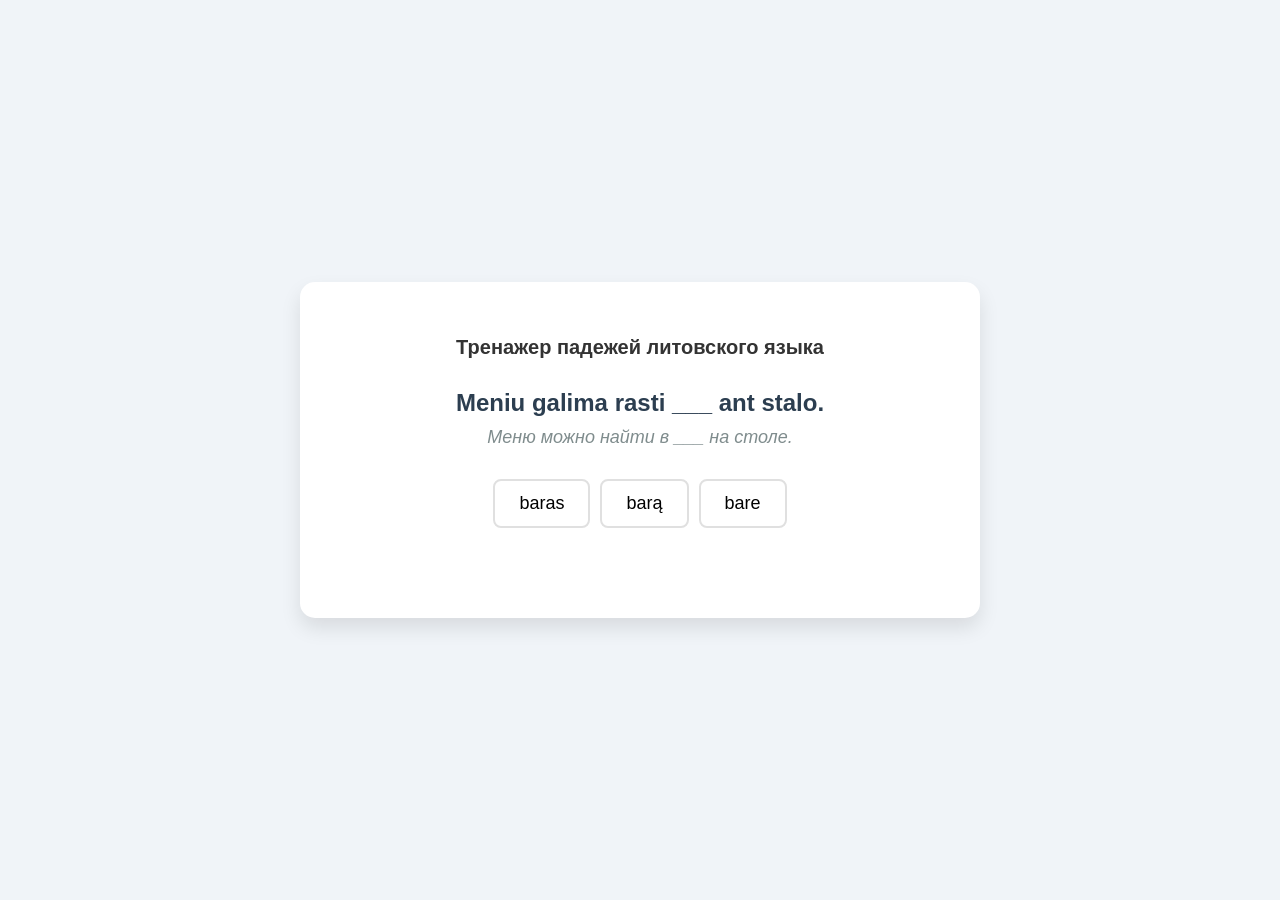
<file: Lith1.html>
<!DOCTYPE html>
<html lang="ru">
<head>
    <meta charset="UTF-8">
    <meta name="viewport" content="width=device-width, initial-scale=1.0">
    <title>Тренажер Литовского Языка</title>
    <style>
        body {
            font-family: 'Arial', sans-serif;
            background-color: #f0f4f8;
            display: flex;
            justify-content: center;
            align-items: center;
            height: 100vh;
            margin: 0;
        }
        .container {
            background-color: white;
            padding: 40px;
            border-radius: 15px;
            box-shadow: 0 10px 20px rgba(0,0,0,0.1);
            text-align: center;
            max-width: 600px;
            width: 90%;
        }
        h1 { color: #333; font-size: 20px; margin-bottom: 30px; }
        
        #sentence { font-size: 24px; font-weight: bold; margin-bottom: 10px; color: #2c3e50; }
        #translation { font-size: 18px; color: #7f8c8d; font-style: italic; margin-bottom: 30px; min-height: 22px; }
        
        .buttons {
            display: flex;
            justify-content: center;
            gap: 10px;
            flex-wrap: wrap;
        }
        button {
            padding: 12px 24px;
            font-size: 18px;
            border: 2px solid #e0e0e0;
            border-radius: 8px;
            background-color: white;
            cursor: pointer;
            transition: all 0.2s;
        }
        button:hover { background-color: #f8f9fa; border-color: #ccc; }
        button:disabled { cursor: not-allowed; }
        .correct { background-color: #a5d6a7 !important; border-color: #4caf50 !important; color: #000; }
        .wrong { background-color: #ef9a9a !important; border-color: #f44336 !important; color: #000; }
        
        #feedback { font-size: 18px; margin-top: 25px; font-weight: bold; height: 25px;}
        
        #next-btn {
            display: none;
            margin: 20px auto 0;
            background-color: #2196F3;
            color: white;
            border: none;
            padding: 10px 20px;
            border-radius: 8px;
            cursor: pointer;
            font-size: 16px;
        }
        #next-btn:hover { background-color: #1976D2; }
    </style>
</head>
<body>

<div class="container">
    <h1>Тренажер падежей литовского языка</h1>
    <div id="sentence">Загрузка...</div>
    <div id="translation"></div>
    
    <div class="buttons" id="options-container">
        </div>

    <div id="feedback"></div>
    <button id="next-btn" onclick="loadQuestion()">Следующий вопрос</button>
</div>

<script>
    const allQuestions = [
        // === ЧАСТЬ 1: БАЗОВЫЕ ПАДЕЖИ ===
        {"sentence": "Aš matau ___.", "translation": "Я вижу ___.", "options": ["medis", "medį", "medžio"], "answer": "medį"},
        {"sentence": "Ji geria ___.", "translation": "Она пьет ___.", "options": ["kava", "kavą", "kavos"], "answer": "kavą"},
        {"sentence": "Mes valgome ___.", "translation": "Мы едим ___.", "options": ["sriuba", "sriubą", "sriubos"], "answer": "sriubą"},
        {"sentence": "Jis perka ___.", "translation": "Он покупает ___.", "options": ["automobilis", "automobilį", "automobiliu"], "answer": "automobilį"},
        {"sentence": "Aš myliu savo ___.", "translation": "Я люблю свою ___.", "options": ["mama", "mamą", "mamos"], "answer": "mamą"},
        {"sentence": "Vaikas piešia ___.", "translation": "Ребенок рисует ___.", "options": ["namas", "namą", "name"], "answer": "namą"},
        {"sentence": "Studentas skaito ___.", "translation": "Студент читает ___.", "options": ["knyga", "knygą", "knygos"], "answer": "knygą"},
        {"sentence": "Mes žiūrime ___.", "translation": "Мы смотрим ___.", "options": ["filmas", "filmą", "filme"], "answer": "filmą"},
        {"sentence": "Aš turiu ___.", "translation": "У меня есть ___.", "options": ["bilietas", "bilietą", "bilieto"], "answer": "bilietą"},
        {"sentence": "Ji rašo ___.", "translation": "Она пишет ___.", "options": ["laiškas", "laišką", "laišku"], "answer": "laišką"},
        {"sentence": "Aš neturiu ___.", "translation": "У меня нет ___.", "options": ["laikas", "laiką", "laiko"], "answer": "laiko"},
        {"sentence": "Čia nėra ___.", "translation": "Здесь нет ___.", "options": ["vanduo", "vandenį", "vandens"], "answer": "vandens"},
        {"sentence": "Ji laukia ___.", "translation": "Она ждет ___.", "options": ["draugas", "draugą", "draugo"], "answer": "draugo"},
        {"sentence": "Man reikia ___.", "translation": "Мне нужна ___.", "options": ["pagalba", "pagalbą", "pagalbos"], "answer": "pagalbos"},
        {"sentence": "Jis nori ___.", "translation": "Он хочет ___.", "options": ["arbata", "arbatą", "arbatos"], "answer": "arbatos"},
        {"sentence": "Mes einame prie ___.", "translation": "Мы идем к ___.", "options": ["jūra", "jūrą", "jūros"], "answer": "jūros"},
        {"sentence": "Aš bijau ___.", "translation": "Я боюсь ___.", "options": ["šuo", "šunį", "šuns"], "answer": "šuns"},
        {"sentence": "Tai yra mano ___ knyga.", "translation": "Это книга моего ___.", "options": ["brolis", "brolį", "brolio"], "answer": "brolio"},
        {"sentence": "Nėra jokių ___.", "translation": "Нет никаких ___.", "options": ["problema", "problemą", "problemų"], "answer": "problemų"},
        {"sentence": "Prašau duoti ___.", "translation": "Пожалуйста, дайте ___.", "options": ["vanduo", "vandenį", "vandens"], "answer": "vandens"},
        {"sentence": "Aš duodu knygą ___.", "translation": "Я даю книгу ___.", "options": ["draugas", "draugui", "draugu"], "answer": "draugui"},
        {"sentence": "Mes padedame ___.", "translation": "Мы помогаем ___.", "options": ["mama", "mamai", "mamos"], "answer": "mamai"},
        {"sentence": "Jis skambina ___.", "translation": "Он звонит ___.", "options": ["gydytojas", "gydytojui", "gydytoju"], "answer": "gydytojui"},
        {"sentence": "Ji perka dovaną ___.", "translation": "Она покупает подарок ___.", "options": ["sesuo", "seseriai", "sesers"], "answer": "seseriai"},
        {"sentence": "Aš sakau tiesą ___.", "translation": "Я говорю правду ___.", "options": ["mokytojas", "mokytojui", "mokytoju"], "answer": "mokytojui"},
        {"sentence": "Jis dėkoja ___.", "translation": "Он благодарит ___.", "options": ["tėvas", "tėvui", "tėvo"], "answer": "tėvui"},
        {"sentence": "Mes ruošiame staigmeną ___.", "translation": "Мы готовим сюрприз ___.", "options": ["draugė", "draugei", "draugės"], "answer": "draugei"},
        {"sentence": "Tai priklauso ___.", "translation": "Это принадлежит ___.", "options": ["valstybė", "valstybei", "valstybės"], "answer": "valstybei"},
        {"sentence": "Jis trukdo ___.", "translation": "Он мешает ___.", "options": ["kolega", "kolegai", "kolegos"], "answer": "kolegai"},
        {"sentence": "Aš siunčiu laišką ___.", "translation": "Я отправляю письмо ___.", "options": ["brolis", "broliui", "broliu"], "answer": "broliui"},
        {"sentence": "Aš važiuoju ___.", "translation": "Я еду на ___.", "options": ["autobusas", "autobusą", "autobusu"], "answer": "autobusu"},
        {"sentence": "Ji kalba su ___.", "translation": "Она разговаривает с ___.", "options": ["draugas", "draugą", "draugu"], "answer": "draugu"},
        {"sentence": "Mes pjauname duoną ___.", "translation": "Мы режем хлеб ___.", "options": ["peilis", "peilį", "peiliu"], "answer": "peiliu"},
        {"sentence": "Jis dirba ___.", "translation": "Он работает ___.", "options": ["mokytojas", "mokytoją", "mokytoju"], "answer": "mokytoju"},
        {"sentence": "Aš mėgstu kavą su ___.", "translation": "Я люблю кофе с ___.", "options": ["pienas", "pieną", "pienu"], "answer": "pienu"},
        {"sentence": "Ji domisi ___.", "translation": "Она интересуется ___.", "options": ["menas", "meną", "menu"], "answer": "menu"},
        {"sentence": "Mes džiaugiamės ___.", "translation": "Мы радуемся ___.", "options": ["pavasaris", "pavasarį", "pavasariu"], "answer": "pavasariu"},
        {"sentence": "Jis rašo ___.", "translation": "Он пишет ___.", "options": ["pieštukas", "pieštuką", "pieštuku"], "answer": "pieštuku"},
        {"sentence": "Aš didžiuojuosi savo ___.", "translation": "Я горжусь своим ___.", "options": ["vaikas", "vaiką", "vaiku"], "answer": "vaiku"},
        {"sentence": "Ji eina pasivaikščioti su ___.", "translation": "Она идет гулять с ___.", "options": ["šuo", "šunį", "šunimi"], "answer": "šunimi"},
        {"sentence": "Mes gyvename ___.", "translation": "Мы живем в ___.", "options": ["Vilnius", "Vilnių", "Vilniuje"], "answer": "Vilniuje"},
        {"sentence": "Paveikslas kabo ___.", "translation": "Картина висит в ___.", "options": ["kambarys", "kambarį", "kambaryje"], "answer": "kambaryje"},
        {"sentence": "Aš dirbu ___.", "translation": "Я работаю в ___.", "options": ["biuras", "biurą", "biure"], "answer": "biure"},
        {"sentence": "Ji mokosi ___.", "translation": "Она учится в ___.", "options": ["universitetas", "universitetą", "universitete"], "answer": "universitete"},
        {"sentence": "Mes susitiksime ___.", "translation": "Мы встретимся в ___.", "options": ["parkas", "parką", "parke"], "answer": "parke"},
        {"sentence": "Drabužiai yra ___.", "translation": "Одежда находится в ___.", "options": ["spinta", "spintą", "spintoje"], "answer": "spintoje"},
        {"sentence": "Jis stovi ___.", "translation": "Он стоит на ___.", "options": ["gatvė", "gatvę", "gatvėje"], "answer": "gatvėje"},
        {"sentence": "Aš esu ___.", "translation": "Я на ___.", "options": ["darbas", "darbą", "darbe"], "answer": "darbe"},
        {"sentence": "Mano telefonas yra ___.", "translation": "Мой телефон в ___.", "options": ["kišenė", "kišenę", "kišenėje"], "answer": "kišenėje"},
        {"sentence": "Ji sėdi ___.", "translation": "Она сидит на ___.", "options": ["kėdė", "kėdę", "kėdėje"], "answer": "kėdėje"},

        // === ЧАСТЬ 2: ПОВСЕДНЕВНЫЕ СИТУАЦИИ ===
        {"sentence": "Aš perku naują ___.", "translation": "Я покупаю новый ___.", "options": ["telefonas", "telefoną", "telefonu"], "answer": "telefoną"},
        {"sentence": "Jis skaito įdomų ___.", "translation": "Он читает интересную ___.", "options": ["straipsnis", "straipsnį", "straipsnio"], "answer": "straipsnį"},
        {"sentence": "Mes planuojame ___.", "translation": "Мы планируем ___.", "options": ["kelionė", "kelionę", "kelionės"], "answer": "kelionę"},
        {"sentence": "Ar tu mėgsti ___?", "translation": "Ты любишь ___?", "options": ["žuvis", "žuvį", "žuvies"], "answer": "žuvį"},
        {"sentence": "Ji dainuoja ___.", "translation": "Она поет ___.", "options": ["daina", "dainą", "dainoje"], "answer": "dainą"},
        {"sentence": "Rytoj susitiksime ___.", "translation": "Завтра мы встретим ___.", "options": ["draugė", "draugę", "draugei"], "answer": "draugę"},
        {"sentence": "Tėtis stato ___.", "translation": "Папа строит ___.", "options": ["garažas", "garažą", "garaže"], "answer": "garažą"},
        {"sentence": "Matau gražią ___.", "translation": "Я вижу красивый ___.", "options": ["gėlė", "gėlę", "gėle"], "answer": "gėlę"},
        {"sentence": "Jis geria šaltą ___.", "translation": "Он пьет холодное ___.", "options": ["alus", "alų", "alumi"], "answer": "alų"},
        {"sentence": "Aš kviečiu ___.", "translation": "Я приглашаю ___.", "options": ["svečias", "svečią", "svečiui"], "answer": "svečią"},
        {"sentence": "Kambaryje nėra ___.", "translation": "В комнате нет ___.", "options": ["šviesa", "šviesą", "šviesos"], "answer": "šviesos"},
        {"sentence": "Aš ieškau savo ___.", "translation": "Я ищу свой ___.", "options": ["raktas", "raktą", "rakto"], "answer": "rakto"},
        {"sentence": "Ji nemėgsta ___.", "translation": "Она не любит ___.", "options": ["triukšmas", "triukšmą", "triukšmo"], "answer": "triukšmo"},
        {"sentence": "Man trūksta ___.", "translation": "Мне не хватает ___.", "options": ["pinigai", "pinigus", "pinigų"], "answer": "pinigų"},
        {"sentence": "Čia yra daug ___.", "translation": "Здесь много ___.", "options": ["žmonės", "žmones", "žmonių"], "answer": "žmonių"},
        {"sentence": "Aš negirdžiu ___.", "translation": "Я не слышу ___.", "options": ["garsas", "garsą", "garso"], "answer": "garso"},
        {"sentence": "Prašau puodelio ___.", "translation": "Пожалуйста, чашку ___.", "options": ["kava", "kavą", "kavos"], "answer": "kavos"},
        {"sentence": "Mes laukiame ___.", "translation": "Мы ждем ___.", "options": ["svečiai", "svečius", "svečių"], "answer": "svečių"},
        {"sentence": "Jis nevalgo ___.", "translation": "Он не ест ___.", "options": ["mėsa", "mėsą", "mėsos"], "answer": "mėsos"},
        {"sentence": "Tai yra ___ knyga.", "translation": "Это книга ___.", "options": ["mokytojas", "mokytoją", "mokytojo"], "answer": "mokytojo"},
        {"sentence": "Reikia paskambinti ___.", "translation": "Нужно позвонить ___.", "options": ["tėvai", "tėvus", "tėvams"], "answer": "tėvams"},
        {"sentence": "Ši knyga patinka ___.", "translation": "Эта книга нравится ___.", "options": ["vaikas", "vaikui", "vaiku"], "answer": "vaikui"},
        {"sentence": "Mes pasiruošę ___.", "translation": "Мы готовы к ___.", "options": ["egzaminas", "egzaminą", "egzaminui"], "answer": "egzaminui"},
        {"sentence": "Kas atsitiko ___?", "translation": "Что случилось с ___?", "options": ["automobilis", "automobiliui", "automobiliu"], "answer": "automobiliui"},
        {"sentence": "Aš patariu ___ pailsėti.", "translation": "Я советую ___ отдохнуть.", "options": ["sesuo", "sesei", "sesers"], "answer": "sesei"},
        {"sentence": "Jis atiduoda raktus ___.", "translation": "Он отдает ключи ___.", "options": ["kaimynas", "kaimynui", "kaimynu"], "answer": "kaimynui"},
        {"sentence": "Tai labai naudinga ___.", "translation": "Это очень полезно для ___.", "options": ["sveikata", "sveikatai", "sveikatos"], "answer": "sveikatai"},
        {"sentence": "Mes siūlome pagalbą ___.", "translation": "Мы предлагаем помощь ___.", "options": ["žmonės", "žmones", "žmonėms"], "answer": "žmonėms"},
        {"sentence": "Nupirkau bilietą ___.", "translation": "Я купил билет ___.", "options": ["sūnus", "sūnui", "sūnumi"], "answer": "sūnui"},
        {"sentence": "Ji ruošia pusryčius ___.", "translation": "Она готовит завтрак ___.", "options": ["vyras", "vyrui", "vyru"], "answer": "vyrui"},
        {"sentence": "Aš dabar sergu ___.", "translation": "Я сейчас болею ___.", "options": ["gripas", "gripą", "gripu"], "answer": "gripu"},
        {"sentence": "Jis tapo ___.", "translation": "Он стал ___.", "options": ["direktorius", "direktorių", "direktoriumi"], "answer": "direktoriumi"},
        {"sentence": "Mes domimės ___.", "translation": "Мы интересуемся ___.", "options": ["istorija", "istoriją", "istorija"], "answer": "istorija"},
        {"sentence": "Jis labai domisi ___.", "translation": "Он очень интересуется ___.", "options": ["sportas", "sportą", "sportu"], "answer": "sportu"},
        {"sentence": "Aš nusivyliau ___.", "translation": "Я разочарован ___.", "options": ["rezultatas", "rezultatą", "rezultatu"], "answer": "rezultatu"},
        {"sentence": "Ji didžiuojasi savo ___.", "translation": "Она гордится своей ___.", "options": ["darbas", "darbą", "darbu"], "answer": "darbu"},
        {"sentence": "Mes einame gatve su ___.", "translation": "Мы идем по улице с ___.", "options": ["draugai", "draugus", "draugais"], "answer": "draugais"},
        {"sentence": "Jis rašo laišką ___.", "translation": "Он пишет письмо ___.", "options": ["rašiklis", "rašiklį", "rašikliu"], "answer": "rašikliu"},
        {"sentence": "Aš mėgstu arbatą su ___.", "translation": "Я люблю чай с ___.", "options": ["medus", "medų", "medumi"], "answer": "medumi"},
        {"sentence": "Šuo žaidžia su ___.", "translation": "Собака играет с ___.", "options": ["kamuolys", "kamuolį", "kamuoliu"], "answer": "kamuoliu"},
        {"sentence": "Piniginė yra ___.", "translation": "Кошелек находится в ___.", "options": ["krepšys", "krepšį", "krepšyje"], "answer": "krepšyje"},
        {"sentence": "Mes atostogaujame ___.", "translation": "Мы отдыхаем в ___.", "options": ["kaimas", "kaimą", "kaime"], "answer": "kaime"},
        {"sentence": "Ji dirba ___.", "translation": "Она работает в ___.", "options": ["ligoninė", "ligoninę", "ligoninėje"], "answer": "ligoninėje"},
        {"sentence": "Knyga guli ___ ant stalo.", "translation": "Книга лежит в ___ на столе.", "options": ["svetainė", "svetainę", "svetainėje"], "answer": "svetainėje"},
        {"sentence": "Vaikai žaidžia ___.", "translation": "Дети играют во ___.", "options": ["kiemas", "kiemą", "kieme"], "answer": "kieme"},
        {"sentence": "Jis dabar mokosi ___.", "translation": "Он сейчас учится в ___.", "options": ["mokykla", "mokyklą", "mokykloje"], "answer": "mokykloje"},
        {"sentence": "Vakar aš buvau ___.", "translation": "Вчера я был на ___.", "options": ["koncertas", "koncertą", "koncerte"], "answer": "koncerte"},
        {"sentence": "Mes susitikome ___.", "translation": "Мы встретились в ___.", "options": ["miestas", "miestą", "mieste"], "answer": "mieste"},
        {"sentence": "Ji nuo vaikystės gyvena ___.", "translation": "Она с детства живет в ___.", "options": ["Lietuva", "Lietuvą", "Lietuvoje"], "answer": "Lietuvoje"},
        {"sentence": "Dokumentai guli ___.", "translation": "Документы лежат в ___.", "options": ["stalčius", "stalčių", "stalčiuje"], "answer": "stalčiuje"},

        // === ЧАСТЬ 3: ЕДА И ЗАВЕДЕНИЯ ===
        {"sentence": "Padavėjas atnešė ___.", "translation": "Официант принес ___.", "options": ["sąskaita", "sąskaitą", "sąskaitoje"], "answer": "sąskaitą"},
        {"sentence": "Aš užsisakiau ___.", "translation": "Я заказал ___.", "options": ["kepsnys", "kepsnį", "kepsniui"], "answer": "kepsnį"},
        {"sentence": "Ji pjausto ___.", "translation": "Она режет ___.", "options": ["sūris", "sūrį", "sūrio"], "answer": "sūrį"},
        {"sentence": "Ar tu nori valgyti ___?", "translation": "Ты хочешь съесть ___?", "options": ["desertas", "desertą", "deserte"], "answer": "desertą"},
        {"sentence": "Šiandien aš kepu ___.", "translation": "Сегодня я пеку ___.", "options": ["pyragas", "pyragą", "pyragu"], "answer": "pyragą"},
        {"sentence": "Jis geria šviežias ___.", "translation": "Он пьет свежий ___.", "options": ["sultys", "sultis", "sulčių"], "answer": "sultis"},
        {"sentence": "Prašau nupirkti ___.", "translation": "Пожалуйста, купи ___.", "options": ["duona", "duoną", "duonos"], "answer": "duoną"},
        {"sentence": "Aš dabar verdu ___.", "translation": "Я сейчас варю ___.", "options": ["košė", "košę", "košei"], "answer": "košę"},
        {"sentence": "Klientas renkasi ___.", "translation": "Клиент выбирает ___.", "options": ["patiekalas", "patiekalą", "patiekale"], "answer": "patiekalą"},
        {"sentence": "Prašau atnešti negazuotą ___.", "translation": "Пожалуйста, принесите негазированную ___.", "options": ["vanduo", "vandenį", "vandeniu"], "answer": "vandenį"},
        {"sentence": "Kavoje nėra ___.", "translation": "В кофе нет ___.", "options": ["pienas", "pieną", "pieno"], "answer": "pieno"},
        {"sentence": "Aš noriu gabalėlio ___.", "translation": "Я хочу кусочек ___.", "options": ["tortas", "tortą", "torto"], "answer": "torto"},
        {"sentence": "Sriubai trūksta ___.", "translation": "В супе не хватает ___.", "options": ["druska", "druską", "druskos"], "answer": "druskos"},
        {"sentence": "Receptui reikia ___.", "translation": "Для рецепта нужен ___.", "options": ["cukrus", "cukrų", "cukraus"], "answer": "cukraus"},
        {"sentence": "Jis nevalgo jokios ___.", "translation": "Он не ест никакую ___.", "options": ["žuvis", "žuvį", "žuvies"], "answer": "žuvies"},
        {"sentence": "Ar turite vanilinių ___?", "translation": "У вас есть ванильное ___?", "options": ["ledai", "ledus", "ledų"], "answer": "ledų"},
        {"sentence": "Mes nusipirkome kilogramą ___.", "translation": "Мы купили килограмм ___.", "options": ["obuoliai", "obuolius", "obuolių"], "answer": "obuolių"},
        {"sentence": "Parduotuvėje neliko ___.", "translation": "В магазине не осталось ___.", "options": ["sviestas", "sviestą", "sviesto"], "answer": "sviesto"},
        {"sentence": "Galiu paprašyti stiklinės ___?", "translation": "Могу я попросить стакан ___?", "options": ["vanduo", "vandenį", "vandens"], "answer": "vandens"},
        {"sentence": "Aš rytais negeriu ___.", "translation": "Я по утрам не пью ___.", "options": ["alkoholis", "alkoholį", "alkoholio"], "answer": "alkoholio"},
        {"sentence": "Ši sriuba labai patinka mano ___.", "translation": "Этот суп очень нравится моей ___.", "options": ["žmona", "žmonai", "žmonos"], "answer": "žmonai"},
        {"sentence": "Mes palikome arbatpinigių ___.", "translation": "Мы оставили чаевые ___.", "options": ["padavėjas", "padavėjui", "padavėju"], "answer": "padavėjui"},
        {"sentence": "Aš gaminu vakarienę savo ___.", "translation": "Я готовлю ужин своей ___.", "options": ["šeima", "šeimai", "šeimos"], "answer": "šeimai"},
        {"sentence": "Šis vynas puikiai tinka ___.", "translation": "Это вино отлично подходит к ___.", "options": ["mėsa", "mėsai", "mėsos"], "answer": "mėsai"},
        {"sentence": "Jis atnešė desertą ___.", "translation": "Он принес десерт ___.", "options": ["svečias", "svečiui", "svečiu"], "answer": "svečiui"},
        {"sentence": "Perduokite druską ___.", "translation": "Передайте соль ___.", "options": ["kolega", "kolegai", "kolegos"], "answer": "kolegai"},
        {"sentence": "Šis staliukas rezervuotas ___.", "translation": "Этот столик забронирован для ___.", "options": ["direktorius", "direktoriui", "direktoriumi"], "answer": "direktoriui"},
        {"sentence": "Ką valgysime ___?", "translation": "Что будем есть на ___?", "options": ["vakarienė", "vakarienei", "vakarienės"], "answer": "vakarienei"},
        {"sentence": "Geras aptarnavimas patinka ___.", "translation": "Хорошее обслуживание нравится ___.", "options": ["klientas", "klientui", "klientu"], "answer": "klientui"},
        {"sentence": "Ši kavinė priklauso mano ___.", "translation": "Это кафе принадлежит моему ___.", "options": ["brolis", "broliui", "broliu"], "answer": "broliui"},
        {"sentence": "Aš valgau kepsnį su ___.", "translation": "Я ем стейк ___.", "options": ["šakutė", "šakutę", "šakute"], "answer": "šakute"},
        {"sentence": "Sriubą reikia valgyti ___.", "translation": "Суп нужно есть ___.", "options": ["šaukštas", "šaukštą", "šaukštu"], "answer": "šaukštu"},
        {"sentence": "Kavą geriu su ___.", "translation": "Кофе я пью с ___.", "options": ["cukrus", "cukrų", "cukrumi"], "answer": "cukrumi"},
        {"sentence": "Jis užsisakė blynus su ___.", "translation": "Он заказал блины с ___.", "options": ["uogienė", "uogienę", "uogiene"], "answer": "uogiene"},
        {"sentence": "Salotas apšlaksčiau ___.", "translation": "Салат я сбрызнул ___.", "options": ["aliejus", "aliejų", "aliejumi"], "answer": "aliejumi"},
        {"sentence": "Vištiena patiekiama su ___.", "translation": "Курица подается с ___.", "options": ["padažas", "padažą", "padažu"], "answer": "padažu"},
        {"sentence": "Ši kavinė garsėja savo ___.", "translation": "Это кафе славится своим ___.", "options": ["kava", "kavą", "kava"], "answer": "kava"},
        {"sentence": "Mes mėgaujamės skania ___.", "translation": "Мы наслаждаемся вкусным ___.", "options": ["vakarienė", "vakarienę", "vakariene"], "answer": "vakariene"},
        {"sentence": "Ji visada perka sumuštinį su ___.", "translation": "Она всегда покупает бутерброд с ___.", "options": ["sūris", "sūrį", "sūriu"], "answer": "sūriu"},
        {"sentence": "Jis vaišina mus naminiu ___.", "translation": "Он угощает нас домашним ___.", "options": ["pyragas", "pyragą", "pyragu"], "answer": "pyragu"},
        {"sentence": "Šiandien mes vakarieniaujame ___.", "translation": "Сегодня мы ужинаем в ___.", "options": ["restoranas", "restoraną", "restorane"], "answer": "restorane"},
        {"sentence": "Skaniausia kava yra šioje ___.", "translation": "Самый вкусный кофе в этом ___.", "options": ["kavinė", "kavinę", "kavinėje"], "answer": "kavinėje"},
        {"sentence": "Maistas jau guli ___.", "translation": "Еда уже лежит в ___.", "options": ["lėkštė", "lėkštę", "lėkštėje"], "answer": "lėkštėje"},
        {"sentence": "Aš dabar gaminu pusryčius ___.", "translation": "Я сейчас готовлю завтрак на ___.", "options": ["virtuvė", "virtuvę", "virtuvėje"], "answer": "virtuvėje"},
        {"sentence": "Meniu galima rasti ___ ant stalo.", "translation": "Меню можно найти в ___ на столе.", "options": ["baras", "barą", "bare"], "answer": "bare"},
        {"sentence": "Šviežios bandelės guli ___.", "translation": "Свежие булочки лежат в ___.", "options": ["krepšelis", "krepšelį", "krepšelyje"], "answer": "krepšelyje"},
        {"sentence": "Gimtadienį švęsime naujojoje ___.", "translation": "День рождения мы будем праздновать в новой ___.", "options": ["picerija", "piceriją", "picerijoje"], "answer": "picerijoje"},
        {"sentence": "Šaltas alus laikomas ___.", "translation": "Холодное пиво хранится в ___.", "options": ["šaldytuvas", "šaldytuvą", "šaldytuve"], "answer": "šaldytuve"},
        {"sentence": "Prieskoniai stovi ___.", "translation": "Специи стоят в ___.", "options": ["spintelė", "spintelę", "spintelėje"], "answer": "spintelėje"},
        {"sentence": "Gardžiai kvepianti sriuba verda ___.", "translation": "Вкусно пахнущий суп варится в ___.", "options": ["puodas", "puodą", "puode"], "answer": "puode"}
    ];

    let questionsPool = [];
    let currentQuestion = null;

    function shuffleArray(array) {
        for (let i = array.length - 1; i > 0; i--) {
            const j = Math.floor(Math.random() * (i + 1));
            [array[i], array[j]] = [array[j], array[i]];
        }
    }

    function loadQuestion() {
        if (questionsPool.length === 0) {
            questionsPool = [...allQuestions];
        }

        const randomIndex = Math.floor(Math.random() * questionsPool.length);
        currentQuestion = questionsPool[randomIndex];
        questionsPool.splice(randomIndex, 1);

        let options = [...currentQuestion.options];
        shuffleArray(options);

        // Обновляем текст и перевод
        document.getElementById("sentence").innerText = currentQuestion.sentence;
        document.getElementById("translation").innerText = currentQuestion.translation;
        document.getElementById("feedback").innerText = "";
        document.getElementById("next-btn").style.display = "none";

        const container = document.getElementById("options-container");
        container.innerHTML = ""; 
        
        options.forEach(option => {
            const btn = document.createElement("button");
            btn.innerText = option;
            btn.onclick = () => checkAnswer(btn, option);
            container.appendChild(btn);
        });
    }

    function checkAnswer(clickedBtn, selectedOption) {
        const correct = currentQuestion.answer;
        const buttons = document.querySelectorAll("#options-container button");

        buttons.forEach(btn => btn.disabled = true);

        if (selectedOption === correct) {
            clickedBtn.classList.add("correct");
            document.getElementById("feedback").innerText = "Teisingai! (Правильно)";
            document.getElementById("feedback").style.color = "green";
            
            let completed = currentQuestion.sentence.replace("___", "[" + correct + "]");
            document.getElementById("sentence").innerText = completed;
            
            let completedTrans = currentQuestion.translation.replace("___", correct);
            document.getElementById("translation").innerText = completedTrans;
        } else {
            clickedBtn.classList.add("wrong");
            document.getElementById("feedback").innerText = "Klaida! Правильный ответ: " + correct;
            document.getElementById("feedback").style.color = "red";
            
            buttons.forEach(btn => {
                if (btn.innerText === correct) btn.classList.add("correct");
            });
        }

        document.getElementById("next-btn").style.display = "block";
    }

    window.onload = loadQuestion;
</script>

</body>
</html>
</file>
<file: lt/style.css>
@font-face { font-family: "JetBrains Mono"; font-style: normal; font-weight: 400; font-display: swap;
  src: url("../assets/fonts/jetbrains-mono-cyrillic-normal-400.woff2") format("woff2"); unicode-range: U+0301, U+0400-045F, U+0490-0491, U+04B0-04B1, U+2116; }
@font-face { font-family: "JetBrains Mono"; font-style: normal; font-weight: 400; font-display: swap;
  src: url("../assets/fonts/jetbrains-mono-latin-ext-normal-400.woff2") format("woff2"); unicode-range: U+0100-02BA, U+02BD-02C5, U+02C7-02CC, U+02CE-02D7, U+02DD-02FF, U+0304, U+0308, U+0329, U+1D00-1DBF, U+1E00-1E9F, U+1EF2-1EFF, U+2020, U+20A0-20AB, U+20AD-20C0, U+2113, U+2C60-2C7F, U+A720-A7FF; }
@font-face { font-family: "JetBrains Mono"; font-style: normal; font-weight: 400; font-display: swap;
  src: url("../assets/fonts/jetbrains-mono-latin-normal-400.woff2") format("woff2"); unicode-range: U+0000-00FF, U+0131, U+0152-0153, U+02BB-02BC, U+02C6, U+02DA, U+02DC, U+0304, U+0308, U+0329, U+2000-206F, U+20AC, U+2122, U+2191, U+2193, U+2212, U+2215, U+FEFF, U+FFFD; }
@font-face { font-family: "JetBrains Mono"; font-style: normal; font-weight: 500; font-display: swap;
  src: url("../assets/fonts/jetbrains-mono-cyrillic-normal-400.woff2") format("woff2"); unicode-range: U+0301, U+0400-045F, U+0490-0491, U+04B0-04B1, U+2116; }
@font-face { font-family: "JetBrains Mono"; font-style: normal; font-weight: 500; font-display: swap;
  src: url("../assets/fonts/jetbrains-mono-latin-ext-normal-400.woff2") format("woff2"); unicode-range: U+0100-02BA, U+02BD-02C5, U+02C7-02CC, U+02CE-02D7, U+02DD-02FF, U+0304, U+0308, U+0329, U+1D00-1DBF, U+1E00-1E9F, U+1EF2-1EFF, U+2020, U+20A0-20AB, U+20AD-20C0, U+2113, U+2C60-2C7F, U+A720-A7FF; }
@font-face { font-family: "JetBrains Mono"; font-style: normal; font-weight: 500; font-display: swap;
  src: url("../assets/fonts/jetbrains-mono-latin-normal-400.woff2") format("woff2"); unicode-range: U+0000-00FF, U+0131, U+0152-0153, U+02BB-02BC, U+02C6, U+02DA, U+02DC, U+0304, U+0308, U+0329, U+2000-206F, U+20AC, U+2122, U+2191, U+2193, U+2212, U+2215, U+FEFF, U+FFFD; }
@font-face { font-family: "Manrope"; font-style: normal; font-weight: 200 800; font-display: swap;
  src: url("../assets/fonts/manrope-cyrillic-normal-200-800.woff2") format("woff2"); unicode-range: U+0301, U+0400-045F, U+0490-0491, U+04B0-04B1, U+2116; }
@font-face { font-family: "Manrope"; font-style: normal; font-weight: 200 800; font-display: swap;
  src: url("../assets/fonts/manrope-latin-ext-normal-200-800.woff2") format("woff2"); unicode-range: U+0100-02BA, U+02BD-02C5, U+02C7-02CC, U+02CE-02D7, U+02DD-02FF, U+0304, U+0308, U+0329, U+1D00-1DBF, U+1E00-1E9F, U+1EF2-1EFF, U+2020, U+20A0-20AB, U+20AD-20C0, U+2113, U+2C60-2C7F, U+A720-A7FF; }
@font-face { font-family: "Manrope"; font-style: normal; font-weight: 200 800; font-display: swap;
  src: url("../assets/fonts/manrope-latin-normal-200-800.woff2") format("woff2"); unicode-range: U+0000-00FF, U+0131, U+0152-0153, U+02BB-02BC, U+02C6, U+02DA, U+02DC, U+0304, U+0308, U+0329, U+2000-206F, U+20AC, U+2122, U+2191, U+2193, U+2212, U+2215, U+FEFF, U+FFFD; }

:root {
  color-scheme: light;
  --bg: #f5f5f8;
  --card: #ffffff;
  --text: #12121e;
  --muted: #5c5c70;
  --hair: rgba(18, 18, 30, .12);
  --hair-soft: rgba(18, 18, 30, .07);
  --gold: #e8a630;
  --gold-hover: #f2b544;
  --gold-ink: #8a5a00;
  --gold-bg: rgba(232, 166, 48, .14);
  --cool: #4338ca;
  --ok: #17733a;
  --ok-bg: rgba(23, 115, 58, .09);
  --ok-soft: rgba(23, 115, 58, .32);
  --bad: #4338ca;
  --bad-bg: rgba(67, 56, 202, .07);
  --bad-soft: rgba(67, 56, 202, .3);
  --bad-line: rgba(67, 56, 202, .55);
  --sans: Manrope, system-ui, -apple-system, "Segoe UI", Roboto, Arial, sans-serif;
  --mono: "JetBrains Mono", ui-monospace, "Cascadia Mono", Consolas, monospace;
}

* { box-sizing: border-box; }
[hidden] { display: none !important; }
html { -webkit-text-size-adjust: 100%; }
body {
  margin: 0;
  background: var(--bg);
  color: var(--text);
  font: 16px/1.5 var(--sans);
  -webkit-font-smoothing: antialiased;
}
a { color: inherit; }
button { font: inherit; color: inherit; }
a,
button { touch-action: manipulation; -webkit-tap-highlight-color: transparent; }

.label,
.eyebrow,
.group h2,
.list-title {
  font-family: var(--mono);
  font-size: 11px;
  font-weight: 500;
  line-height: 1.4;
  letter-spacing: .14em;
  text-transform: uppercase;
}

main { max-width: 760px; margin: 0 auto; padding: 20px 20px 40px; outline: none; }

.site-menu,
.nav-close {
  display: inline-flex;
  flex: none;
  align-items: center;
  justify-content: center;
  width: 44px;
  height: 44px;
  padding: 0;
  border: 1px solid var(--hair);
  border-radius: 11px;
  background: var(--card);
  cursor: pointer;
  transition: border-color .15s;
}
.site-menu { flex-direction: column; gap: 5px; }
.site-menu span { display: block; width: 18px; height: 1.5px; background: var(--text); }
.nav-close { font-size: 22px; line-height: 1; }

dialog.site-nav {
  --corner: 14px;
  position: fixed;
  inset: auto;
  width: min(360px, calc(100vw - 16px));
  max-width: none;
  max-height: none;
  margin: 0;
  padding: 0;
  overflow: visible;
  border: 1px solid var(--hair);
  border-radius: 4px;
  background: var(--card);
  color: var(--text);
  box-shadow: 0 30px 80px rgba(18, 18, 30, .25);
}
dialog.site-nav::backdrop { background: rgba(18, 18, 30, .42); }
.nav-inner { max-height: calc(100vh - 16px); max-height: calc(100dvh - 16px); overflow-y: auto; padding: 11px 11px 14px; }
.nav-head { display: flex; align-items: center; justify-content: space-between; gap: 14px; }
.nav-head .label { padding-left: 9px; color: var(--gold-ink); }
.nav-list { display: grid; margin-top: 8px; padding: 0 9px; }
.nav-list a {
  display: flex;
  align-items: baseline;
  gap: 14px;
  padding: 11px 0;
  border-bottom: 1px solid var(--hair-soft);
  color: var(--text);
  font-size: 24px;
  font-weight: 800;
  line-height: 1.15;
  letter-spacing: -.02em;
  text-decoration: none;
  transition: color .15s;
}
.nav-list a:last-child { border-bottom: 0; }
.nav-list a[aria-current] { color: var(--gold-ink); }
.nav-list .k { flex: none; width: 20px; color: var(--muted); font: 400 11px/1 var(--mono); letter-spacing: .08em; }
dialog.site-nav[open] .nav-list a { animation: nav-in .45s cubic-bezier(.2, .7, .2, 1) both; animation-delay: calc(40ms + var(--k) * 35ms); }
@keyframes nav-in { from { opacity: 0; transform: translateY(10px); } }

.orbits {
  position: absolute;
  top: 0;
  left: 0;
  right: 0;
  z-index: -1;
  height: 360px;
  overflow: hidden;
  color: var(--gold);
  pointer-events: none;
}
.orbits svg { position: absolute; top: 40px; right: -230px; width: 560px; height: 280px; }
.orbits .cool { fill: var(--cool); opacity: .7; }
@media (min-width: 720px) {
  .orbits svg { top: 36px; right: calc(50% - 620px); width: 620px; height: 310px; }
}

.hero { display: grid; gap: 14px; margin: 0 0 26px; }
.hero.short { margin-bottom: 22px; }
.hero-top { display: flex; align-items: center; justify-content: space-between; gap: 14px; }
.eyebrow { display: flex; align-items: center; gap: 12px; margin: 0; color: var(--gold-ink); }
.eyebrow::before { content: ""; flex: none; width: 28px; height: 1px; background: var(--gold); }
.title {
  margin: 0;
  font-size: clamp(44px, 10vw, 72px);
  font-weight: 800;
  line-height: .95;
  letter-spacing: -.025em;
}
.title span { display: block; }
.title .accent { color: var(--gold-ink); }
.lead { max-width: 36em; margin: 0; color: var(--muted); font-size: 15px; line-height: 1.6; }

.alert {
  display: flex;
  align-items: center;
  justify-content: space-between;
  gap: 12px;
  padding: 14px 16px;
  background: var(--card);
  border: 1px solid rgba(67, 56, 202, .45);
  border-radius: 4px;
  text-decoration: none;
}
.alert-text { display: grid; gap: 4px; font-size: 14px; }
.alert .label,
.alert .arrow { color: var(--cool); }
.alert .arrow { font-size: 18px; }

.notice { margin: 0 0 12px; color: var(--muted); }
.card.today { gap: 12px; margin: 0 0 22px; padding-top: 20px; }
.card.today.calm { gap: 10px; }
.today-label { color: var(--gold-ink); }
.today-heading { margin: 0; font-size: 22px; font-weight: 800; line-height: 1.2; letter-spacing: -.02em; }
.today-text { margin: 0; color: var(--muted); font-size: 15px; line-height: 1.6; }
.today-hint { margin: 0; color: var(--muted); font-size: 13px; line-height: 1.5; }
.plan-line { display: flex; align-items: flex-start; justify-content: space-between; gap: 12px; }
.plan-line + .plan-line { padding-top: 12px; border-top: 1px solid var(--hair); }
.plan-main { display: grid; gap: 3px; min-width: 0; }
.plan-title { font-size: 15px; font-weight: 700; }
.plan-sub { color: var(--muted); font-size: 13px; }
.plan-count { flex: none; font: 500 13px/1.85 var(--mono); }
.today .btn { width: 100%; margin-top: 4px; }
.today.calm .btn { margin-top: 6px; }
.tools { display: flex; align-items: stretch; gap: 10px; margin: 0 0 22px; }
.tools.solo { justify-content: flex-end; }
.tools .alert { flex: 1 1 auto; min-width: 0; }
.reset {
  display: inline-flex;
  flex: none;
  align-items: center;
  justify-content: center;
  gap: 8px;
  min-height: 44px;
  padding: 10px 14px;
  border: 1px solid var(--hair);
  border-radius: 4px;
  background: var(--card);
  color: var(--muted);
  font: 500 11px/1.3 var(--mono);
  letter-spacing: .14em;
  text-transform: uppercase;
  cursor: pointer;
  transition: border-color .15s, color .15s;
}
.reset .ic { display: flex; flex: none; width: 16px; height: 16px; }
.reset svg,
.icon-btn svg,
.inline-ic svg { display: block; width: 100%; height: 100%; }
@media (max-width: 619px) {
  .tools .alert + .reset { flex-direction: column; gap: 6px; padding: 10px 12px; text-align: center; }
  .tools .alert + .reset .txt { max-width: 5em; }
}
.inline-ic { display: inline-block; width: 1em; height: 1em; vertical-align: -.15em; color: var(--text); }

.group {
  margin: 0 0 22px;
  padding: 4px 14px 0;
  background: var(--card);
  border: 1px solid var(--hair-soft);
  border-radius: 4px;
}
.group h2 { margin: 0; padding: 12px 0 10px; border-bottom: 1px solid var(--hair); color: var(--muted); }
.row {
  display: grid;
  grid-template-columns: 36px minmax(0, 1fr) auto;
  gap: 12px;
  align-items: center;
  padding: 13px 0;
  border-bottom: 1px solid var(--hair-soft);
  text-decoration: none;
}
.row:last-child { border-bottom: 0; }
.code { font: 500 13px/1 var(--mono); letter-spacing: .06em; color: var(--gold-ink); }
.code.none::before { content: ""; display: block; width: 7px; height: 7px; border-radius: 50%; background: var(--gold); }
.row-main { display: grid; gap: 3px; min-width: 0; }
.row-title { font-size: 16px; font-weight: 700; line-height: 1.25; letter-spacing: -.01em; transition: color .15s; }
.row-sub { color: var(--muted); font-size: 13px; line-height: 1.4; }
.row .chip { justify-self: start; margin: 1px 0; }
.row-bar,
.topic-bar { display: flex; height: 2px; }
.row-bar { margin-top: 5px; background: var(--hair); }
.row-bar i,
.topic-bar i { flex: 0 1 0; height: 100%; }
.row-bar .is-ok,
.topic-bar .is-ok { background: var(--ok); }
.row-bar .is-gold { background: var(--gold); }
.row-meta {
  display: grid;
  justify-items: end;
  gap: 4px;
  color: var(--muted);
  font: 400 11px/1.2 var(--mono);
  letter-spacing: .08em;
  white-space: nowrap;
}
.row-mist { color: var(--bad); }

.quiz-top,
.stage-top { display: flex; align-items: center; justify-content: space-between; gap: 12px; min-height: 44px; }
.back {
  display: inline-flex;
  align-items: center;
  min-height: 44px;
  color: var(--muted);
  font: 400 11px/1 var(--mono);
  letter-spacing: .12em;
  text-decoration: none;
  text-transform: uppercase;
}

body.in-session .foot { display: none; }
body.in-session main { padding-bottom: 20px; }
.stage {
  display: grid;
  grid-template-rows: auto auto auto 1fr auto;
  min-height: calc(100vh - 40px);
  min-height: calc(100dvh - 40px);
}
.stage > * { min-width: 0; }
.stage-head { display: flex; align-items: center; justify-content: space-between; gap: 12px; min-height: 44px; margin-top: 6px; }
.stage-eyebrow { min-width: 0; margin: 0; overflow: hidden; color: var(--gold-ink); text-overflow: ellipsis; white-space: nowrap; }
@media (max-width: 389px) {
  .stage-head { gap: 8px; }
  .stage-eyebrow { letter-spacing: .06em; }
}
.stop {
  flex: none;
  min-height: 44px;
  padding: 0;
  border: 0;
  background: none;
  color: var(--muted);
  font-size: 13px;
  font-weight: 700;
  cursor: pointer;
  transition: color .15s;
}
.stage-progress {
  display: flex;
  align-items: center;
  gap: 12px;
  height: 12px;
  margin-top: 8px;
  color: var(--muted);
  font: 400 11px/1 var(--mono);
  letter-spacing: .1em;
}
.track { display: flex; flex: 1; gap: 2px; min-width: 0; }
.track.dense { gap: 1px; }
.track.solid { gap: 0; }
.track i { flex: 1 1 0; min-width: 0; height: 4px; border-radius: 1px; background: var(--hair); }
.track .sep { margin-left: 6px; }
.track .is-now { background: var(--gold); }
.track .is-ok { background: var(--ok); }
.track .is-bad { background: var(--bad); }
.track .is-hint { background: var(--card); box-shadow: inset 0 0 0 1px var(--gold); }
.track .is-none { visibility: hidden; }
.tracks { display: grid; gap: 4px; }

.dock {
  display: grid;
  grid-template-columns: 48px 48px minmax(0, 1fr);
  gap: 8px;
  align-items: center;
  min-height: 50px;
  margin-top: 12px;
}
.dock > * { grid-row: 1; }
.dock-skip { grid-column: 1; }
.dock-hint { grid-column: 2 / 4; justify-self: start; }
.dock .dock-side { grid-column: 1 / 3; padding: 0 8px; font-size: 13px; line-height: 1.2; letter-spacing: 0; }
.dock .dock-main { grid-column: 3; width: 100%; padding: 0 12px; }
.keys { display: none; margin: 14px 0 0; color: var(--muted); }

.icon-btn {
  display: inline-flex;
  flex: none;
  align-items: center;
  justify-content: center;
  width: 48px;
  height: 48px;
  padding: 13px;
  border: 1px solid var(--hair);
  border-radius: 50%;
  background: var(--card);
  color: var(--text);
  cursor: pointer;
  transition: border-color .15s;
}
.hint-btn {
  display: inline-flex;
  align-items: center;
  gap: 8px;
  height: 48px;
  padding: 0 16px 0 8px;
  border: 1px solid var(--hair);
  border-radius: 999px;
  background: var(--card);
  font-size: 13px;
  font-weight: 700;
  letter-spacing: .02em;
  cursor: pointer;
  transition: border-color .15s;
}
.hint-btn.round { justify-content: center; width: 48px; padding: 0; }
.hint-btn.round .hint-text { display: none; }
.hint-btn .q {
  display: inline-flex;
  align-items: center;
  justify-content: center;
  width: 30px;
  height: 30px;
  border-radius: 50%;
  background: var(--gold);
  font-size: 15px;
  font-weight: 800;
}

.card::before,
dialog.hint::before,
dialog.site-nav::before {
  content: "";
  position: absolute;
  top: -1px;
  right: -1px;
  bottom: -1px;
  left: -1px;
  background:
    linear-gradient(var(--gold), var(--gold)) left top / var(--corner) 1px,
    linear-gradient(var(--gold), var(--gold)) left top / 1px var(--corner),
    linear-gradient(var(--gold), var(--gold)) right top / var(--corner) 1px,
    linear-gradient(var(--gold), var(--gold)) right top / 1px var(--corner),
    linear-gradient(var(--gold), var(--gold)) left bottom / var(--corner) 1px,
    linear-gradient(var(--gold), var(--gold)) left bottom / 1px var(--corner),
    linear-gradient(var(--gold), var(--gold)) right bottom / var(--corner) 1px,
    linear-gradient(var(--gold), var(--gold)) right bottom / 1px var(--corner);
  background-repeat: no-repeat;
  pointer-events: none;
}
.card {
  --corner: 12px;
  position: relative;
  display: grid;
  gap: 14px;
  padding: 22px 18px 18px;
  background: var(--card);
  border: 1px solid var(--hair-soft);
  border-radius: 4px;
  box-shadow: 0 1px 2px rgba(18, 18, 30, .04);
}
.stage-card { display: flex; flex-direction: column; margin-top: 16px; outline: none; }
.card-body { display: flex; flex: 1; flex-direction: column; gap: 12px; min-width: 0; }
.card-body > * { min-width: 0; }
.card-body.out { opacity: 0; pointer-events: none; transition: opacity .09s; }
.card-body.in { animation: fade-in .14s; }
@keyframes fade-in { from { opacity: 0; } }
.card-labels { display: flex; flex-wrap: wrap; align-items: center; gap: 6px 10px; }
.chip {
  padding: 2px 6px;
  border: 1px solid;
  border-radius: 2px;
  font: 500 10px/1.4 var(--mono);
  letter-spacing: .14em;
  text-transform: uppercase;
}
.chip.gold { border-color: var(--gold); background: var(--gold-bg); color: var(--gold-ink); }
.chip.indigo { border-color: var(--bad-soft); background: var(--bad-bg); color: var(--bad); }
.topic-label { color: var(--muted); }
.topic-title { font-size: 13px; font-weight: 700; line-height: 1.4; }
.answer { display: grid; gap: 8px; margin-top: auto; }
.answer > * { min-width: 0; }
.checkpoint { gap: 14px; padding-top: 4px; }
.checkpoint-label { color: var(--gold-ink); }
.checkpoint .score { display: flex; flex-wrap: wrap; align-items: baseline; gap: 4px 10px; margin: 0; }

.prompt { margin: 0; color: var(--muted); font-size: 14px; }
.sentence {
  margin: 0;
  font-size: clamp(22px, 5.6vw, 28px);
  font-weight: 800;
  line-height: 1.3;
  letter-spacing: -.015em;
  overflow-wrap: anywhere;
}
.gap {
  display: inline-block;
  min-width: 3.2em;
  padding: 0 6px;
  border-bottom: 2px solid var(--gold);
  line-height: 1.15;
  text-align: center;
}
.gap.ok { color: var(--ok); border-bottom-color: var(--ok); }
.base { color: var(--muted); font-weight: 600; }
.tr { margin: 0; color: var(--muted); font-size: 15px; font-style: italic; }

.options { display: flex; flex-direction: column; gap: 8px; }
.options.fresh { animation: fade-in .12s; }
.ph {
  display: flex;
  align-items: center;
  justify-content: center;
  min-height: 52px;
  padding: 8px 14px;
  border: 1px dashed var(--hair);
  border-radius: 11px;
  color: var(--muted);
  font-size: 13px;
  line-height: 1.3;
  text-align: center;
}
@media (min-width: 720px) {
  .options.cols { display: grid; grid-template-columns: repeat(3, minmax(0, 1fr)); gap: 10px; }
  .options.cols.two { grid-template-columns: repeat(2, minmax(0, 1fr)); }
  .options.cols .opt { grid-template-columns: 20px minmax(0, 1fr) 18px; gap: 8px; padding: 8px 12px; }
}
.opt {
  display: grid;
  grid-template-columns: 30px minmax(0, 1fr) 20px;
  gap: 10px;
  align-items: center;
  width: 100%;
  min-height: 52px;
  padding: 8px 14px;
  border: 1px solid var(--hair);
  border-radius: 11px;
  background: var(--card);
  color: var(--text);
  font-size: 18px;
  font-weight: 600;
  line-height: 1.3;
  text-align: left;
  cursor: pointer;
  transition: border-color .15s, background-color .15s;
}
.opt .k { color: var(--muted); font: 400 11px/1 var(--mono); letter-spacing: .08em; }
.opt-text,
.tilebtn { overflow-wrap: anywhere; }
.opt .ic { display: flex; width: 100%; aspect-ratio: 1; }
.opt .ic svg { width: 100%; height: 100%; }
.opt:disabled { color: var(--text); cursor: default; }
.opt.fold {
  min-height: 0;
  margin-bottom: -8px;
  padding-top: 0;
  padding-bottom: 0;
  border-width: 0;
  overflow: hidden;
  opacity: 0;
  transition: height .18s, margin .18s, padding .18s, border-width .18s, opacity .18s;
}
.word .stem { font-weight: 600; }
.word .tail { border-bottom: 2px solid; font-weight: 800; }
.word .whole { font-weight: 800; }
.opt .word .stem { color: var(--muted); }
.opt.ok .word .tail { border-bottom-color: var(--ok); }
.opt.bad .word .tail { border-bottom-color: var(--bad); }
.opt.ok { border-color: var(--ok); background: var(--ok-bg); }
.opt.bad { border-color: var(--bad-line); background: var(--bad-bg); }
.opt.ok .k,
.opt.ok .ic { color: var(--ok); }
.opt.bad .k,
.opt.bad .ic { color: var(--bad); }

.feedback { display: grid; justify-items: start; gap: 6px; padding: 12px 14px; border: 1px solid; border-radius: 4px; animation: fade-in .14s; }
.feedback.ok { background: var(--ok-bg); border-color: var(--ok-soft); }
.feedback.bad { background: var(--bad-bg); border-color: var(--bad-soft); }
.feedback.ok .label { color: var(--ok); }
.feedback.bad .label { color: var(--bad); }
.fb-text { margin: 0; font-size: 15px; line-height: 1.5; }
.feedback .linkbtn { margin-top: 0; }
.fb-mono { color: var(--muted); font: 500 10px/1.5 var(--mono); letter-spacing: .12em; text-transform: uppercase; }
.ans { color: var(--ok); font-weight: 700; }

.btn {
  display: inline-flex;
  align-items: center;
  justify-content: center;
  gap: 8px;
  min-height: 50px;
  padding: 10px 20px;
  border: 1px solid var(--hair);
  border-radius: 11px;
  background: transparent;
  color: var(--text);
  font-size: 14px;
  font-weight: 700;
  letter-spacing: .02em;
  text-decoration: none;
  cursor: pointer;
  transition: border-color .15s, background-color .15s, color .15s;
}
.btn.primary { background: var(--gold); border-color: var(--gold); }

.match { display: grid; grid-template-columns: minmax(0, 1fr) minmax(0, 1fr); gap: 8px; }
.match.solved { animation: fade-in .14s; }
.match .col { display: grid; gap: 8px; align-content: start; }
.tilebtn {
  min-height: 52px;
  padding: 8px 10px;
  border: 1px solid var(--hair);
  border-radius: 11px;
  background: var(--card);
  color: var(--text);
  font-size: 16px;
  font-weight: 600;
  line-height: 1.25;
  cursor: pointer;
  transition: border-color .15s, background-color .15s;
}
.tilebtn.sel { border-color: var(--gold); background: var(--gold-bg); box-shadow: 0 0 0 3px rgba(232, 166, 48, .25); }
.tilebtn.done { border-color: var(--ok); background: var(--ok-bg); color: var(--ok); cursor: default; }
.tilebtn.miss { border-color: var(--bad-line); background: var(--bad-bg); animation: shake .18s; }
@keyframes shake { 25% { transform: translateX(-4px); } 75% { transform: translateX(4px); } }

.rule { color: var(--muted); line-height: 1.6; }
.rule p { margin: 0 0 12px; }
.rule ul { margin: 0 0 12px; padding-left: 20px; }
.rule li { margin: 4px 0; }
.rule b,
.rule i[lang] { color: var(--text); }
.rule i[lang] { font-style: normal; font-weight: 600; }
.rule .table-wrap { margin: 4px 0 14px; overflow-x: auto; border: 1px solid var(--hair); border-radius: 4px; }
.rule table { width: 100%; border-collapse: collapse; color: var(--text); font-size: 15px; line-height: 1.45; }
.rule th,
.rule td { padding: 9px 12px; text-align: left; vertical-align: top; }
.rule th {
  background: var(--bg);
  color: var(--muted);
  font: 500 11px/1.4 var(--mono);
  letter-spacing: .12em;
  text-transform: uppercase;
}
.rule tr + tr > * { border-top: 1px solid var(--hair-soft); }
.rule tr > * + * { border-left: 1px solid var(--hair-soft); }

dialog.hint {
  --corner: 14px;
  width: min(680px, calc(100vw - 32px));
  max-width: none;
  max-height: none;
  padding: 0;
  overflow: visible;
  border: 1px solid var(--hair);
  border-radius: 4px;
  background: var(--card);
  color: var(--text);
  box-shadow: 0 30px 80px rgba(18, 18, 30, .25);
}
dialog.confirm { width: min(460px, calc(100vw - 32px)); }
dialog.hint::backdrop { background: rgba(18, 18, 30, .42); }
.hint-inner { max-height: 86vh; max-height: 86dvh; overflow-y: auto; padding: 28px 32px 30px; }
.sheet { display: flex; flex-direction: column; max-height: 86vh; max-height: 86dvh; }
.sheet-scroll { flex: 1 1 auto; min-height: 0; overflow-y: auto; padding: 28px 32px 8px; }
.sheet-foot { flex: none; padding: 12px 32px 24px; border-top: 1px solid var(--hair); }
.hint-task {
  display: grid;
  gap: 4px;
  margin: 0 0 14px;
  padding: 10px 12px;
  background: var(--bg);
  border: 1px solid var(--hair);
  border-radius: 4px;
}
.hint-task .label { color: var(--muted); font-size: 10px; }
.hint-task-text { font-size: 15px; font-weight: 700; line-height: 1.4; overflow-wrap: anywhere; }
.hint-head { display: flex; align-items: flex-start; justify-content: space-between; gap: 16px; margin-bottom: 16px; }
.hint-titles { display: grid; gap: 10px; }
.hint-titles .label { color: var(--gold-ink); }
.hint-head h2,
.confirm h2 { margin: 0; font-size: clamp(24px, 5vw, 30px); font-weight: 800; line-height: 1.05; letter-spacing: -.02em; }
.confirm .hint-titles .label { color: var(--bad); }
.confirm-text { margin: 16px 0 0; color: var(--muted); line-height: 1.6; }
.confirm-stats { margin: 10px 0 0; color: var(--text); }
.confirm-actions { display: flex; flex-wrap: wrap; gap: 10px; margin-top: 22px; }
.confirm-actions .btn { flex: 1 1 140px; }
.btn.danger { background: var(--bad); border-color: var(--bad); color: #fff; }
.hint-close {
  flex: none;
  width: 44px;
  height: 44px;
  border: 1px solid var(--hair);
  border-radius: 50%;
  background: var(--card);
  font-size: 22px;
  line-height: 1;
  cursor: pointer;
}
.hint-back { width: 100%; }
@media (max-width: 719px) {
  dialog.hint { width: 100vw; margin: auto 0 0; border-width: 1px 0 0; border-radius: 4px 4px 0 0; }
  dialog.rule-sheet::backdrop { background: rgba(18, 18, 30, .18); }
  .hint-inner { padding: 22px 20px 24px; }
  .rule-sheet .sheet { max-height: 64vh; max-height: 64dvh; }
  .sheet-scroll { padding: 22px 20px 6px; }
  .sheet-foot { padding: 12px 20px 20px; }
}

.result { display: grid; gap: 14px; }
.result > * { min-width: 0; margin: 0; }
.lead b { color: var(--text); font-weight: 700; }
.next-line { font-size: 15px; line-height: 1.6; }
.topics { padding: 0 14px; background: var(--card); border: 1px solid var(--hair-soft); border-radius: 4px; }
.topic { display: grid; justify-items: start; gap: 6px; padding: 12px 0; border-bottom: 1px solid var(--hair-soft); }
.topic:last-child { border-bottom: 0; }
.topic-top { display: flex; align-items: baseline; justify-content: space-between; gap: 12px; width: 100%; }
.topic-name { min-width: 0; font-size: 15px; font-weight: 700; line-height: 1.3; overflow-wrap: anywhere; }
.topic-count { flex: none; color: var(--muted); font: 400 11px/1.2 var(--mono); letter-spacing: .08em; }
.topic-bar { width: 100%; }
.topic-bar .is-bad { background: var(--bad); }
.topic .linkbtn { min-height: 28px; margin-top: 0; }
.mist-group { display: grid; gap: 14px; }
.mist-group + .mist-group { margin-top: 6px; }
.mist-head { display: flex; align-items: center; justify-content: space-between; gap: 12px; }
.mist-title { min-width: 0; margin: 0; font: 500 10px/1.5 var(--mono); letter-spacing: .12em; text-transform: uppercase; overflow-wrap: anywhere; }
.mist-head .linkbtn { flex: none; min-height: 28px; margin-top: 0; }
.mist-q { font-size: 16px; overflow-wrap: anywhere; }
.mist-yours { font-size: 14px; }
.mist-yours .word { color: var(--bad); }

.result-title { margin: 0; font-size: clamp(36px, 8vw, 52px); font-weight: 800; line-height: 1; letter-spacing: -.025em; }
.score { margin: 6px 0 0; font-size: 56px; font-weight: 800; line-height: 1; letter-spacing: -.03em; }
.score small { color: var(--muted); font-size: 18px; font-weight: 600; letter-spacing: 0; }
.meta-line {
  margin: 0;
  color: var(--muted);
  font: 400 11px/1.6 var(--mono);
  letter-spacing: .1em;
  text-transform: uppercase;
}
.actions { display: flex; flex-wrap: wrap; gap: 10px; }
.actions .btn { flex: 1 1 180px; }
.list-title { margin: 16px 0 0; padding-bottom: 10px; border-bottom: 1px solid var(--hair); color: var(--muted); }
.mist { display: grid; gap: 14px; margin: 0; padding: 0; list-style: none; }
.mist li {
  display: grid;
  gap: 3px;
  min-width: 0;
  padding: 12px 14px;
  background: var(--card);
  border: 1px solid var(--hair-soft);
  border-radius: 4px;
  line-height: 1.5;
}
.mist .sub { display: block; color: var(--muted); font-size: 14px; }
.linkbtn {
  position: relative;
  display: inline-flex;
  align-items: center;
  gap: 8px;
  min-height: 36px;
  margin-top: 4px;
  padding: 0;
  border: 0;
  border-radius: 4px;
  background: none;
  color: var(--gold-ink);
  font-size: 13px;
  font-weight: 700;
  text-align: left;
  cursor: pointer;
  transition: background-color .15s, box-shadow .15s;
}
.linkbtn::after { content: ""; position: absolute; top: 50%; right: 0; left: 0; height: 44px; margin-top: -22px; }
.q-mini {
  display: inline-flex;
  flex: none;
  align-items: center;
  justify-content: center;
  width: 20px;
  height: 20px;
  border-radius: 50%;
  background: var(--gold);
  color: var(--text);
  font-size: 12px;
  font-weight: 800;
}

.foot { max-width: 760px; margin: 0 auto; padding: 0 20px 32px; color: var(--muted); font-size: 13px; }
.foot p { margin: 0; padding-top: 16px; border-top: 1px solid var(--hair); }
.foot-links { display: flex; flex-wrap: wrap; gap: 8px 14px; margin-top: 2px; }
.foot-links .linkbtn { margin-top: 0; }
.noscript { max-width: 760px; margin: 16px auto; padding: 0 20px; }
.sr {
  position: absolute;
  width: 1px;
  height: 1px;
  margin: -1px;
  padding: 0;
  overflow: hidden;
  clip: rect(0 0 0 0);
  white-space: nowrap;
  border: 0;
}
:focus-visible { outline: 2px solid var(--text); outline-offset: 2px; }
main:focus-visible,
.stage-card:focus-visible { outline: none; }

@media (max-width: 719px) {
  .actions .btn { flex-basis: 100%; }
  .match.solved { gap: 4px 8px; }
  .match.solved .tilebtn { min-height: 36px; padding: 3px 8px; font-size: 14px; line-height: 1.2; }
}
@media (max-width: 719px) and (max-height: 800px) {
  body.in-session main { padding-top: 12px; padding-bottom: 12px; }
  .stage { min-height: calc(100vh - 24px); min-height: calc(100dvh - 24px); }
  .stage-head { margin-top: 0; }
  .stage-card { margin-top: 10px; padding: 16px 14px 14px; }
  .card-body { gap: 10px; }
  .feedback { gap: 4px; padding: 10px 12px; }
  .feedback .linkbtn { min-height: 28px; }
  .dock { margin-top: 8px; }
}
@media (min-width: 720px) {
  body.in-session main { padding-bottom: 40px; }
  .stage { min-height: 0; }
  .stage-card { min-height: 390px; }
  .answer { margin-top: 0; }
}
@media (min-width: 720px) and (pointer: fine) {
  .keys { display: block; }
}

@media (hover: hover) {
  .site-menu:hover,
  .nav-close:hover,
  .icon-btn:hover,
  .hint-btn:hover,
  .hint-close:hover,
  .btn:hover,
  .opt:hover:not(:disabled),
  .tilebtn:hover:not(:disabled) { border-color: var(--gold); }
  .nav-list a:hover,
  .row:hover .row-title,
  .back:hover { color: var(--gold-ink); }
  .alert:hover { border-color: var(--cool); }
  .reset:hover { border-color: var(--bad-line); color: var(--bad); }
  .stop:hover { color: var(--text); }
  .btn.primary:hover { background: var(--gold-hover); border-color: var(--gold-hover); }
  .btn.danger:hover { background: #3730a3; border-color: #3730a3; }
  .linkbtn:hover { text-decoration: underline; }
}

.site-menu:active,
.nav-close:active,
.icon-btn:active,
.hint-btn:active,
.hint-close:active,
.btn:active,
.reset:active,
.alert:active,
.opt:active:not(:disabled),
.tilebtn:active:not(:disabled),
.linkbtn:active { background-color: var(--gold-bg); transition-duration: .08s; }
.linkbtn:active { box-shadow: 0 0 0 4px var(--gold-bg); }
.btn.primary:active { background-color: var(--gold-hover); border-color: var(--gold-hover); }
.btn.danger:active { background-color: #3730a3; border-color: #3730a3; }
.row:active .row-title,
.nav-list a:active,
.back:active,
.stop:active { color: var(--gold-ink); transition-duration: .08s; }

@media (prefers-reduced-motion: reduce) {
  * { transition: none !important; animation: none !important; }
}
</file>
